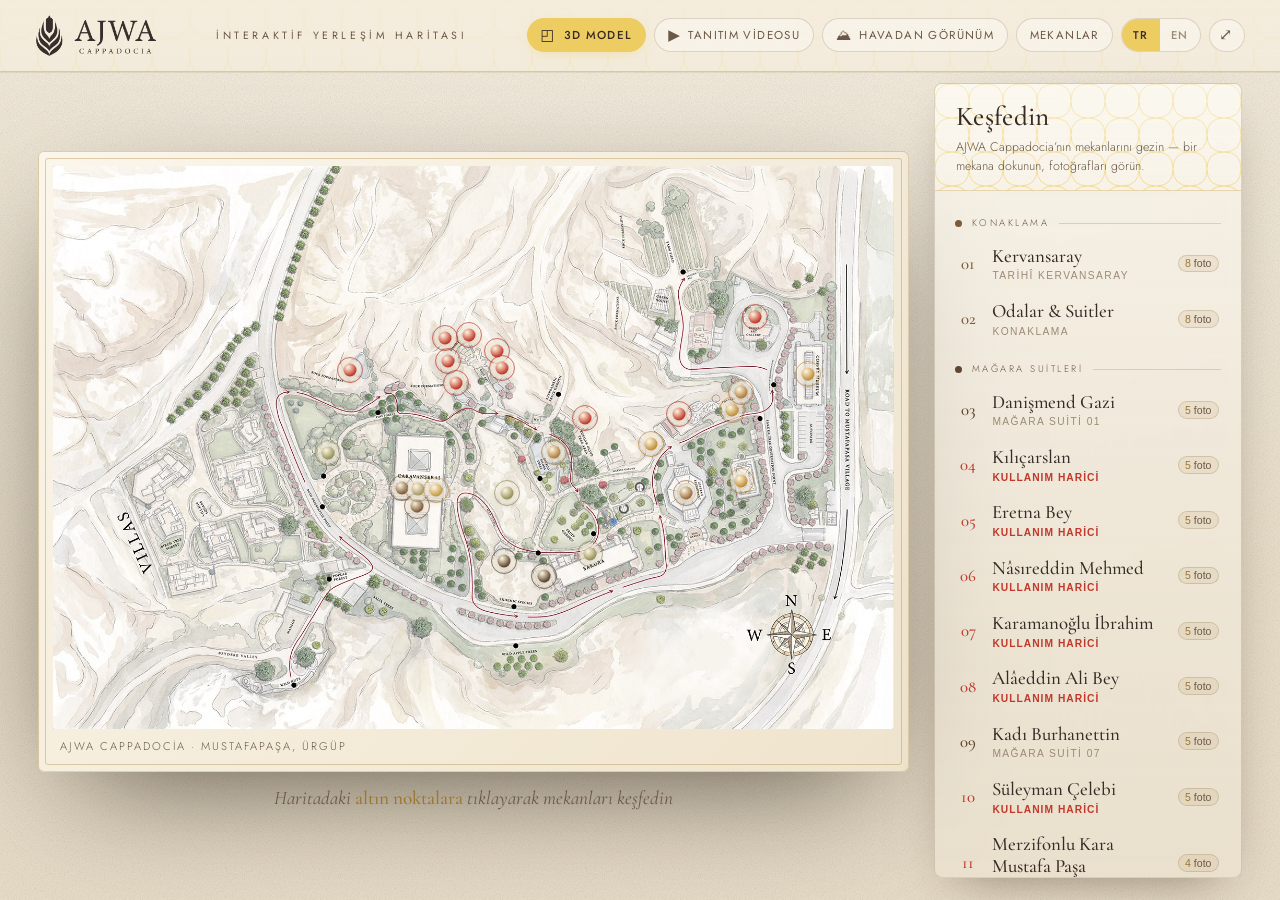
<file: index.html>
<!DOCTYPE html>
<html lang="tr">
<head>
<meta charset="UTF-8" />
<meta name="viewport" content="width=device-width, initial-scale=1.0" />
<title>AJWA Cappadocia · İnteraktif Yerleşim Haritası</title>
<meta name="description" content="AJWA Cappadocia interaktif yerleşim haritası — mekanlara tıklayın, fotoğrafları keşfedin." />
<link rel="preconnect" href="https://lh3.googleusercontent.com" />
<link rel="stylesheet" href="assets/fonts/fonts.css" />
<link rel="stylesheet" href="assets/css/style.css" />
<link rel="preload" as="image" href="assets/map/harita.jpg" />
</head>
<body data-boundary="off" data-base="illustration">

  <!-- ░░ Açılış perdesi ░░ -->
  <div id="loader" class="loader">
    <div class="loader__inner">
      <img class="loader__logo" src="assets/img/ajwa-logo.png" alt="AJWA Cappadocia" />
      <div class="loader__bar"><span></span></div>
      <div class="loader__hint" data-i18n="loader.hint">Yerleşim haritası hazırlanıyor</div>
    </div>
  </div>

  <!-- ░░ Üst bar ░░ -->
  <header class="topbar">
    <div class="brand">
      <img class="brand__logo" src="assets/img/ajwa-logo.png" alt="AJWA Cappadocia" />
    </div>
    <div class="topbar__title">
      <span class="eyebrow" data-i18n="top.eyebrow">İnteraktif Yerleşim Haritası</span>
    </div>
    <nav class="controls" aria-label="Harita kontrolleri">
      <button class="ctrl ctrl--accent" id="btn3d" type="button" title="3D">
        <span class="ctrl__cube">◰</span> <span data-i18n="ctrl.3d">3D Model</span>
      </button>
      <button class="ctrl" id="btnVideo" type="button" title="Tanıtım Videosu">
        <span class="ctrl__cube">▶</span> <span data-i18n="ctrl.video">Tanıtım Videosu</span>
      </button>
      <button class="ctrl" id="btnAerial" type="button" aria-pressed="false" title="Drone">
        <span class="ctrl__cube">⛰</span> <span data-i18n="ctrl.aerial">Havadan Görünüm</span>
      </button>
      <!-- Parsel sınırı şimdilik kaldırıldı
      <button class="ctrl" id="btnBoundary" type="button" aria-pressed="true" title="Parsel">
        <span class="ctrl__dot"></span> <span data-i18n="ctrl.boundary">Parsel Sınırı</span>
      </button>
      -->
      <button class="ctrl" id="btnPanel" type="button" aria-controls="panel" aria-expanded="true" title="Mekanlar"><span data-i18n="ctrl.panel">Mekanlar</span></button>
      <div class="lang" role="group" aria-label="Dil / Language">
        <button class="lang__opt is-active" type="button" data-lang="tr" aria-pressed="true">TR</button>
        <button class="lang__opt" type="button" data-lang="en" aria-pressed="false">EN</button>
      </div>
      <button class="ctrl ctrl--icon" id="btnFull" type="button" title="Tam ekran / Fullscreen" aria-label="Tam ekran">⤢</button>
    </nav>
  </header>

  <!-- ░░ Sahne ░░ -->
  <main class="stage">
    <section class="mapwrap" id="mapwrap">
      <figure class="mapframe" id="mapframe">
        <div class="mapframe__inner">
          <div class="mapframe__layers">
            <img class="layer layer--base" id="mapBase" src="assets/map/harita.jpg" alt="AJWA Cappadocia yerleşim planı" draggable="false" fetchpriority="high" decoding="async" />
            <img class="layer layer--drone" id="mapDrone" src="assets/img/drone.jpg" alt="AJWA Cappadocia havadan görünüm" aria-hidden="true" draggable="false" loading="lazy" decoding="async" />
            <img class="layer layer--veil" id="mapVeil" src="assets/map/veil.png" alt="" aria-hidden="true" draggable="false" />
            <img class="layer layer--outline" id="mapOutline" src="assets/map/outline.png" alt="" aria-hidden="true" draggable="false" />
          </div>
          <div class="markers" id="markers"></div>
          <div class="edit-crosshair" id="crosshair" hidden><span></span><span></span><b id="crossLabel">0, 0</b></div>
        </div>
        <figcaption class="mapframe__cap">
          <span>AJWA Cappadocia · Mustafapaşa, Ürgüp</span>
          <!-- Parsel sınırı şimdilik kaldırıldı
          <span class="mapframe__legend">
            <i class="lg lg--in"></i> <span data-i18n="legend.in">Parsel içi</span>
            <i class="lg lg--out"></i> <span data-i18n="legend.out">Parsel dışı</span>
          </span>
          -->
        </figcaption>
      </figure>

      <p class="hint" id="hint" data-i18n-html="hint.html">Haritadaki <b>altın noktalara</b> tıklayarak mekanları keşfedin</p>
    </section>

    <!-- ░░ Mekan paneli ░░ -->
    <aside class="panel" id="panel">
      <div class="panel__head">
        <h2 data-i18n="panel.title">Keşfedin</h2>
        <p data-i18n="panel.desc">AJWA Cappadocia’nın mekanlarını gezin — bir mekana dokunun, fotoğrafları görün.</p>
      </div>
      <div class="panel__list" id="panelList"></div>
    </aside>
  </main>

  <!-- ░░ Galeri ░░ -->
  <div class="lightbox" id="lightbox" hidden>
    <div class="lightbox__backdrop" data-close></div>
    <div class="lightbox__shell" role="dialog" aria-modal="true" aria-labelledby="lbTitle">
      <header class="lightbox__bar">
        <div class="lightbox__titles">
          <span class="eyebrow" id="lbCat"></span>
          <h3 id="lbTitle"></h3>
          <span id="lbSub" class="lightbox__sub"></span>
        </div>
        <div class="lightbox__meta">
          <span id="lbCount" class="lightbox__count"></span>
          <button class="lightbox__close" id="lbClose" type="button" data-close aria-label="Kapat">✕</button>
        </div>
      </header>
      <div class="lightbox__main">
        <button class="nav nav--prev" id="lbPrev" type="button" aria-label="Önceki">‹</button>
        <div class="lightbox__frame">
          <img id="lbImg" alt="" />
          <div class="lightbox__spin" id="lbSpin"></div>
        </div>
        <button class="nav nav--next" id="lbNext" type="button" aria-label="Sonraki">›</button>
      </div>
      <div class="lightbox__thumbs" id="lbThumbs"></div>
    </div>
  </div>

  <!-- ░░ 3D Model ░░ -->
  <div class="model3d" id="model3d" hidden>
    <div class="model3d__backdrop" data-m3d-close></div>
    <div class="model3d__shell" role="dialog" aria-modal="true" aria-label="3D Tesis Modeli">
      <header class="model3d__bar">
        <div class="model3d__titles">
          <span class="eyebrow" data-i18n="m3d.eyebrow">Üç Boyutlu Model</span>
          <h3 data-i18n="m3d.title">AJWA Cappadocia · 3D Tesis Modeli</h3>
        </div>
        <div class="model3d__meta">
          <a class="model3d__ext" href="https://gulab.tr/" target="_blank" rel="noopener" data-i18n="m3d.full" title="gulab.tr">⤢ Tam ekran</a>
          <button class="lightbox__close" id="m3dClose" type="button" data-m3d-close aria-label="Kapat">✕</button>
        </div>
      </header>
      <div class="model3d__stage">
        <div class="model3d__loading" id="m3dLoading">
          <div class="lightbox__spin"></div>
          <p><span data-i18n="m3d.loadingTitle">3D model yükleniyor…</span><br><span class="m3d-desc" data-i18n-html="m3d.loadingDesc">Yüksek çözünürlüklü bir model olduğundan, internet hızınıza göre yüklenmesi <b>biraz zaman alabilir</b>. Lütfen bekleyiniz.</span></p>
          <button class="model3d__show" id="m3dShow" type="button" data-i18n="m3d.show" hidden>Yine de göster →</button>
        </div>
        <iframe id="m3dFrame" title="AJWA Cappadocia 3D Model"
                allow="fullscreen; xr-spatial-tracking; accelerometer; gyroscope; magnetometer"></iframe>
      </div>
    </div>
  </div>

  <!-- ░░ Tanıtım Videosu ░░ -->
  <div class="videobox" id="video" hidden>
    <div class="videobox__backdrop" data-video-close></div>
    <div class="videobox__shell" role="dialog" aria-modal="true" aria-label="Tanıtım Videosu">
      <header class="videobox__bar">
        <div class="videobox__titles">
          <span class="eyebrow" data-i18n="video.eyebrow">Tanıtım Filmi</span>
          <h3 data-i18n="video.title">AJWA Cappadocia · Tanıtım Videosu</h3>
        </div>
        <button class="lightbox__close" id="videoClose" type="button" data-video-close aria-label="Kapat">✕</button>
      </header>
      <div class="videobox__stage">
        <iframe id="videoFrame" title="AJWA Cappadocia Tanıtım Videosu"
                allow="accelerometer; autoplay; clipboard-write; encrypted-media; gyroscope; picture-in-picture; web-share"
                referrerpolicy="strict-origin-when-cross-origin" allowfullscreen></iframe>
      </div>
    </div>
  </div>

  <!-- ░░ Düzenleme paneli ░░ -->
  <div class="editbar" id="editbar" hidden>
    <div class="editbar__head">
      <strong>Konum Düzenleme</strong>
      <button id="editClose" class="editbar__x" type="button" aria-label="Kapat">✕</button>
    </div>
    <p>Noktaları <b>sürükleyerek</b> doğru binalara taşıyın. Bittiğinde JSON’u kopyalayıp bana gönderin; kalıcı yaparım.</p>
    <textarea id="editJson" readonly spellcheck="false"></textarea>
    <div class="editbar__row">
      <button id="editCopy" class="btn-gold" type="button">Koordinatları Kopyala</button>
      <button id="editReset" class="btn-ghost" type="button">Sıfırla</button>
    </div>
  </div>

  <div class="toast" id="toast" hidden></div>

  <script src="data/locations.js"></script>
  <script src="assets/js/app.js"></script>
</body>
</html>
</file>
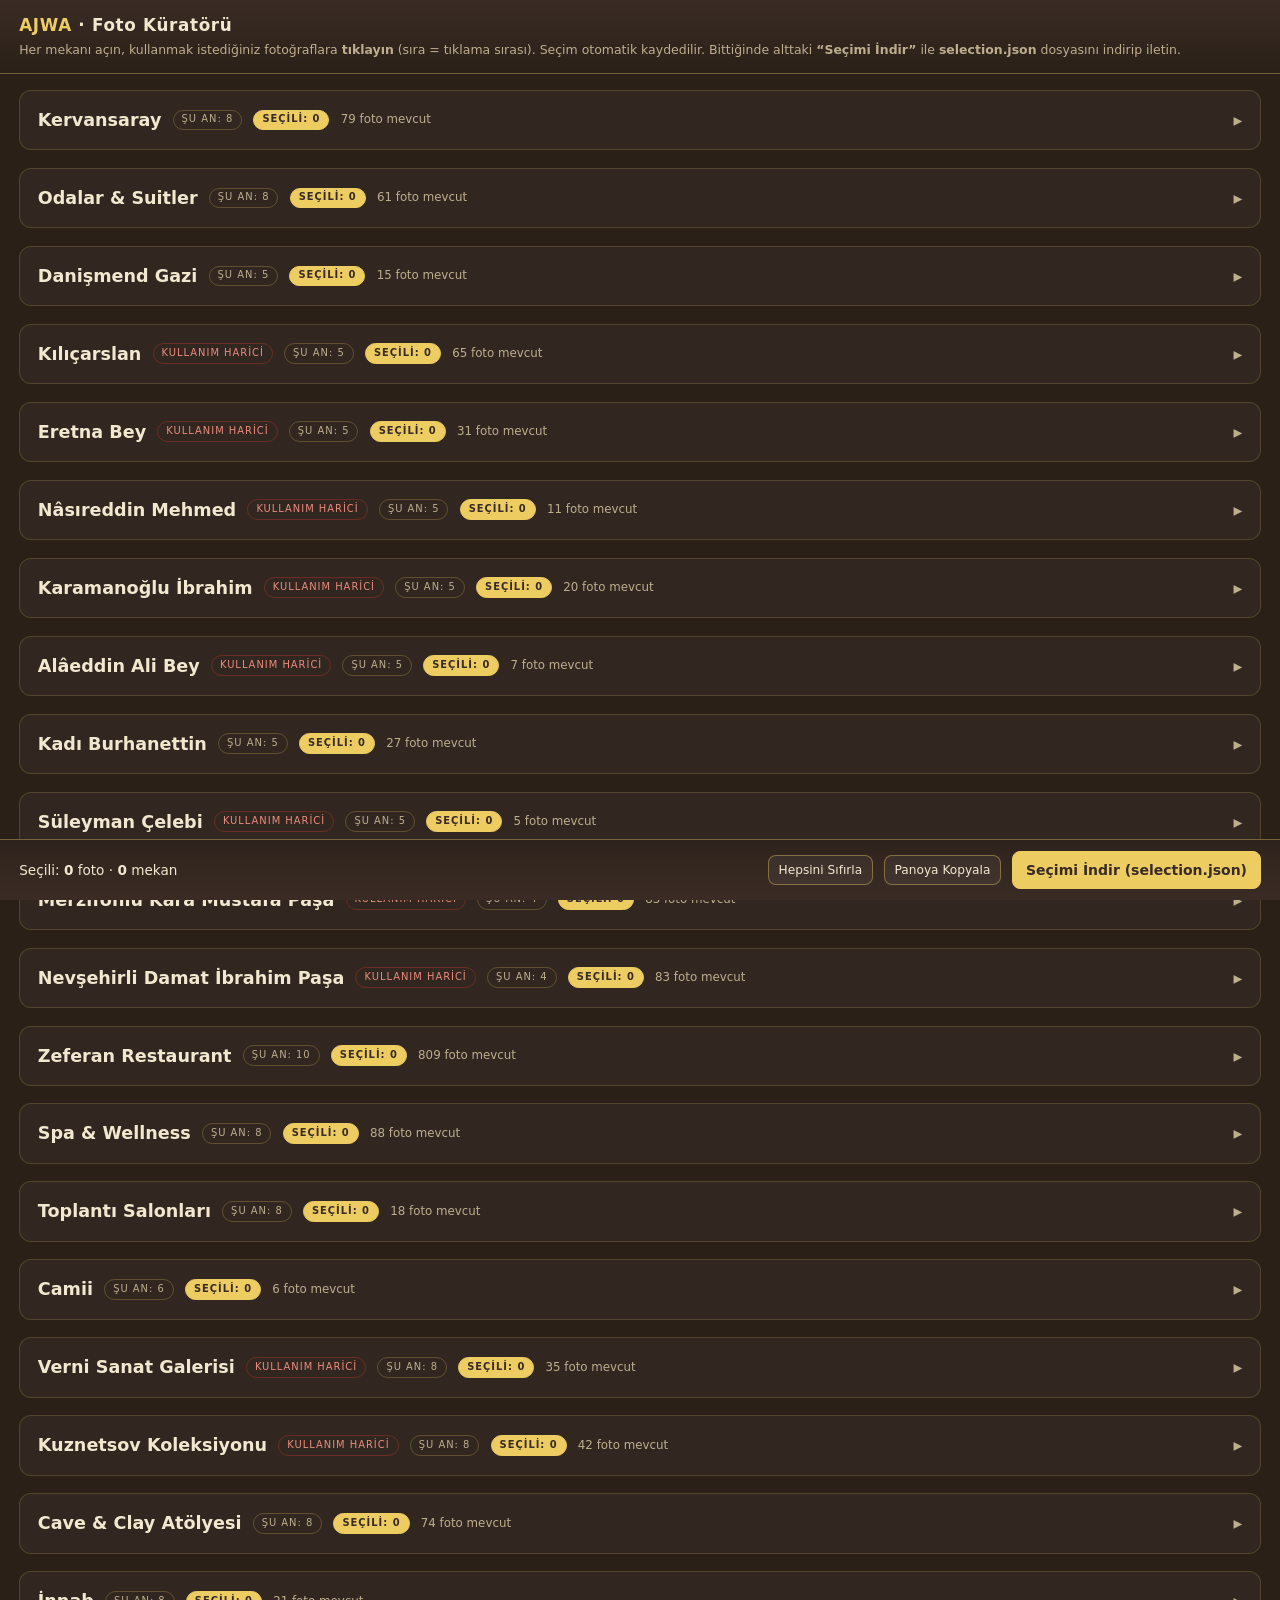
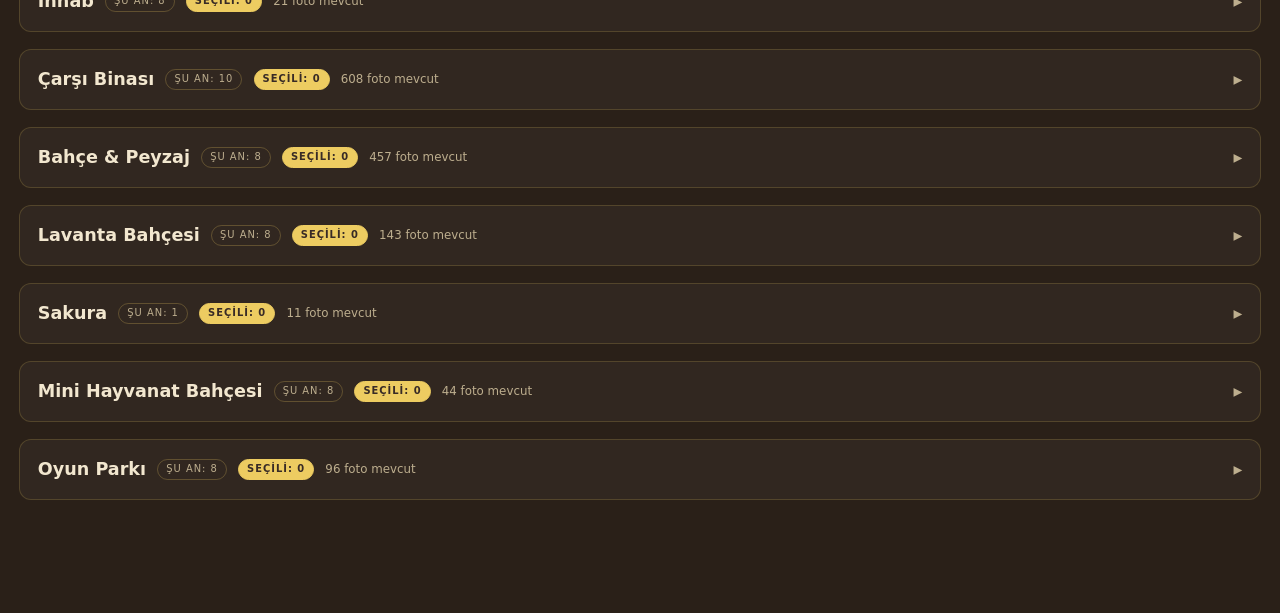
<file: picker/index.html>
<!DOCTYPE html><html lang="tr"><head><meta charset="utf-8">
<meta name="viewport" content="width=device-width,initial-scale=1">
<title>AJWA · Foto Küratörü</title>
<style>
:root{--brown:#382b26;--gold:#edcc61;--ink:#f2e7cf}
*{box-sizing:border-box}
body{margin:0;font:14px/1.5 'Segoe UI',system-ui,sans-serif;background:#2a2018;color:var(--ink)}
header{position:sticky;top:0;z-index:5;background:linear-gradient(180deg,#3a2c25,#2a2018);
  border-bottom:1px solid rgba(237,204,97,.3);padding:.8rem 1.2rem}
header h1{font-size:1.05rem;margin:0 0 .2rem;letter-spacing:.04em;font-weight:600}
header h1 b{color:var(--gold)}
header .hint{font-size:.78rem;color:#bdae8e}
.wrap{max-width:1280px;margin:0 auto;padding:1rem 1.2rem 6rem}
.venue{background:rgba(255,255,255,.035);border:1px solid rgba(237,204,97,.18);border-radius:12px;
  padding:1rem 1.1rem;margin:0 0 1.1rem}
.venue.collapsed .grid,.venue.collapsed .vbtns{display:none}
.vhead{display:flex;align-items:center;gap:.7rem;flex-wrap:wrap;cursor:pointer}
.vhead .nm{font-size:1.1rem;font-weight:600}
.vhead .meta{font-size:.74rem;color:#bdae8e}
.tag{font-size:.62rem;letter-spacing:.1em;text-transform:uppercase;padding:.12rem .5rem;border-radius:99px;border:1px solid}
.tag.out{color:#e98b7d;border-color:#c0392b66}
.tag.cur{color:#bdae8e;border-color:rgba(237,204,97,.25)}
.tag.sel{background:var(--gold);color:var(--brown);border-color:var(--gold);font-weight:700}
.caret{margin-left:auto;color:#bdae8e;font-size:1.1rem}
.vbtns{display:flex;gap:.5rem;margin:.8rem 0 .2rem;flex-wrap:wrap;align-items:center}
button{font:inherit;cursor:pointer;border-radius:8px;border:1px solid rgba(237,204,97,.4);
  background:rgba(255,255,255,.05);color:var(--ink);padding:.45rem .8rem;transition:.2s}
button:hover{border-color:var(--gold)}
button.mini{font-size:.76rem;padding:.3rem .6rem}
.grid{display:grid;grid-template-columns:repeat(auto-fill,minmax(120px,1fr));gap:.55rem;margin-top:.7rem}
.th{position:relative;aspect-ratio:4/3;border-radius:7px;overflow:hidden;cursor:pointer;
  background:#1c150f;border:2px solid transparent;transition:.15s}
.th img{width:100%;height:100%;object-fit:cover;display:block}
.th.broken{display:none}
.th.sel{border-color:var(--gold);box-shadow:0 0 0 2px rgba(237,204,97,.35)}
.th .ord{position:absolute;top:4px;left:4px;min-width:22px;height:22px;padding:0 5px;border-radius:11px;
  background:var(--gold);color:var(--brown);font-size:.72rem;font-weight:800;display:none;
  align-items:center;justify-content:center}
.th.sel .ord{display:flex}
.th .chk{position:absolute;inset:0;background:rgba(56,43,38,.30);opacity:0;transition:.15s}
.th.sel .chk{opacity:1}
footer{position:fixed;left:0;right:0;bottom:0;z-index:6;background:linear-gradient(0deg,#3a2c25,#2e231c);
  border-top:1px solid rgba(237,204,97,.35);padding:.7rem 1.2rem;display:flex;gap:.7rem;align-items:center;flex-wrap:wrap}
footer .sum{font-size:.85rem}.footer b{color:var(--gold)}
button.go{background:var(--gold);color:var(--brown);border-color:var(--gold);font-weight:700}
#toast{position:fixed;left:50%;bottom:4.6rem;transform:translateX(-50%) translateY(10px);
  background:var(--gold);color:var(--brown);font-weight:700;padding:.55rem 1.1rem;border-radius:99px;
  opacity:0;transition:.3s;z-index:9;box-shadow:0 8px 30px rgba(0,0,0,.4)}
#toast.show{opacity:1;transform:translateX(-50%)}
</style></head><body>
<header>
  <h1><b>AJWA</b> · Foto Küratörü</h1>
  <div class="hint">Her mekanı açın, kullanmak istediğiniz fotoğraflara <b>tıklayın</b> (sıra = tıklama sırası). Seçim otomatik kaydedilir.
  Bittiğinde alttaki <b>“Seçimi İndir”</b> ile <b>selection.json</b> dosyasını indirip iletin.</div>
</header>
<div class="wrap" id="wrap"></div>
<footer>
  <span class="sum" id="sum"></span>
  <span style="margin-left:auto"></span>
  <button class="mini" id="reset">Hepsini Sıfırla</button>
  <button class="mini" id="copy">Panoya Kopyala</button>
  <button class="go" id="dl">Seçimi İndir (selection.json)</button>
</footer>
<div id="toast"></div>
<script>
const DATA = {"venues": [{"slug": "kervansaray", "name": "Kervansaray", "outside": false, "current": 8, "ids": ["1RaVsorxxm8nUNDfdb4izdkuXQWm8ppJ8", "1e-VZn-gGRyVctglU0m7F4ZQbm-Z7ZN9C", "1cOxNtJ_flIhjWEgAANIU-Mi_lJwPypCd", "10XpuknCCc-03TMyvoXTJWgTY9xbxDj1K", "1nPA4IOzYfXsvNmelBts6wBsAY8Ob3qJP", "1mFaD7-dKyrzM2FnAgDUTXkUAoENyrshl", "1Q6tBxHtab6gu8jKyZR4aPvGaS9QZ_Kax", "143-rtRmDwW22NNGuT-uIMYGVWbZwzGGt", "1pKu7_3BwHlymWMGU7sdFvgZ3VpgsEdeb", "1UzBpojKPR26-i9EXGmra3js4ZHyFr5wn", "1EgZSsiZfFxDRMzxQpUsrW7A8bYYx1-5M", "17dnFhXyAsP5QR6zVVKzAtQXFYndqVWQv", "1q2pzqDKikqMmXy0IFtabCPJ-j28vOHn0", "1X_2-733fSLHkRomnDXhaqKZDVM1yU6Pn", "1cSjmOzD1UdWmEJwBe1FlcpumsQG9HWer", "1FHaAr-hpXoMN8B7cU2cLDeRSNx6Sd0Py", "1z7_0PPjocODFjLUV-uYX1end2QY5fnRl", "1Ae6q1KbOKUZ3lcTuUdlBuuzz2LIVY9mJ", "1XlXGpyA6EW2W2YJMA28kcKWCJTXhl7VN", "1XWOg9csCygWJJyOyuBEkuo1BL8ITJFhY", "1fleKzz3j20Yhp54sN1hx8HfRZfjigFp7", "1fGeC92viiJI2VnzeV_Rfxosi37V9v7Od", "1XICMnOq62yYoLiYnWKcKK7k3YNzsWVNi", "1jLdwtwwCkW_weJ_E_HYvmystduLnekAk", "11m0UmC7r6ZPEipbZPxJdEHXsSDVpaldN", "12JgzqxHJttKrYhfGD8x6QtWjdmBHXiKH", "13WPQsoH0fHt2es3Vo-NsRr3onrAispHS", "132Go8Dr4BxaeF7An2CqNp1KD6EJmoFac", "1alALYFBr4wKjDoKsOt_PHknBiGWHXOdR", "1jsbx-0J4SVuITv02zQKhLC7CNO3rs-jw", "14lSOGq7bDbae1NR5WCbBBzreuRN--_rl", "1ho-Q9Yvxqvj0trYbM3ZU_7OWpDxGm40p", "1gymRXuCr7gIrxOah8NcsIHkg-yLpidab", "1bQvRugM-imRHaJWa5P_0CezZQOlT_20T", "1esnnAIejDFhtw6GS6GkzyaGZBMcCk3KP", "1yILznv95qLmGqnTrO_d55sx0REmTBvBu", "1OjJ2lmsvVQaMwbnLtD9eWYmPrchcm4tU", "17zvQBtIJPCTXtGkjAUUgpLax1gO6ReKr", "1G0j4S-LIO49f5riDbo7gG_a39G-XdXf7", "1WMXRpIQI8M-EY5MLoWMVx0Kd8ES35mWT", "1Fo8PKFtsxvg9T_lVV63rXwGw-XX6ZwV5", "1ZfvNosSFPTbacTNVnWR8QxlxOp9au5gF", "1m0NBi17_XZKYUzDuErfVDe2vfhEhzya-", "1DMTySeTuhy4Dw2bAyya5AIbY1YzYGQnz", "1QZ1fKmEifQvyD6h5IOoVQcXG0Q0nqlKm", "1kuWfzf69N2bzoLsFaddk_Po4U89tYDg9", "1vwlUF7vAS8ZD6TG4B2H20PLwKKlEBQKe", "1vh1Xj2ITQCFitxBkZLl3drsCek0SRRQ2", "1-EhRzOMET1sDReW_2cqk9Hv6RKfRKhBx", "1TUtpM__uOzYgA2OzOmkOnkk6ydbDGj6V", "1mwXS1wNTr6ZH8RMVc2z1U3dEmPRKR5N-", "1IwySHx3YESZkY6oeLDEd2aM_R4eNt6Z5", "1EorpEv4i12hp7xjHeGZp4hLblickByVx", "1ThkLFJ9HV9TkJ0FIksyzGiXXvEYxSLKN", "13n841dmcbLZhmkQTmvf5Vymk3XRZOmi7", "1epdz-FD3IVN0sepTwWmqNihhB3VEPVCe", "1-95-jhjXZlGT09RFC21l4AF0QYYwaUcW", "1rHyLbhbdzT2BzL-wd0kee5K1-eGwoUZu", "1CC7wNux2f3lztUqa7Zd0CYh1vPtFjvJ1", "1mIrymLvVSr4XUfHLwl60pc795v-RCJ6x", "1fWormO2Av5Gslv0zGRPR64PEs8Hfsrrx", "1XlBvVXFUx-w6DDmKeuao5aqbIh7O2U-X", "1j3maKWRP16fhQDW1O4iWJpkY1_vIec1J", "1Laa6x1qKMKKRicHjvQ_9joEbZ5xPMwfz", "1v6YXFmK-b4h0iqKnrYIUZrLdiL04rnDE", "1-avhfKFPCufSrGp_y6j2oPQv6ogcp2oP", "1iF5i5ciyfxFkFA3aoUF-UFjWeddXnErQ", "1uC52mm-IeMx3osHOY3b5Zr2qDjCQeZEE", "12nANN7rjQgSuNUv6X8tLXUz4WMcb31EX", "1vU4hvG8eUcvScv_20AW42rIKlf2IGWWU", "1qAWSgr8dDS4XExS6BIkkZr8mwYq0nV-0", "1SmXlF2lUyWDgRJCK9NZ87QK0Mr6zJg0l", "1PWKKKClnD_-x4Dw7BHY_v7yEbuGJnvmV", "14AFyjpyhjldGjInoVE_sUpHDMxRNemtR", "1W6kodPjPA8NmZFySHpBlVdmwnTxmgTUd", "1FqL8Wm8aJL2K502RCP_L7cKASomQeFaK", "1GJD-AZ-Fael_DUulHoTBnTAxnx3lFnOc", "1naYUpiFAjfqqlA6bwkpVDpoD6up7rMRF", "16EgBZLf1oemV_SLZfY5C4lnJ08bv1jl6"]}, {"slug": "odalar", "name": "Odalar & Suitler", "outside": false, "current": 8, "ids": ["1Tj4vqjeEjJwZXOu3H06ypF24S3a9zfau", "1ZHcEgzzS7VgF51gLPah9DnycSwaoUHNZ", "1zKn8QG67GHqRti1HjS02YGyVzydsjUXM", "1zwpDbLAFkE6m_7KpKe6ECQcgaGKnvt3W", "1Hccj8YABpfb-3IAOELF0N1OerF8OPEWi", "1hcBxCuuziudG6BFwGSBJuic2DO2ygnFV", "1X6IWeQQFq9T24icJHSnST23FCjOFDU1W", "1J-q4VvsQb5jhenGP_6sCO-VbZIdmIgIJ", "1vJrGb7JPmv_qRwOfKCOmfjCSwbxluxbH", "1ET9tGgd3e67h6KJCwWxlULGlGOEMWTyN", "1W2gBN5vzi-eqjVoi4zlu-NMFLimQYkmb", "1-Ro0-gmR4c8gswjsPFTZtef6-wEsFjsC", "1cRWayWYwX6cFie_bG5kGHkNmzERqRBcK", "19lsY9beqhrgYo35XULJGAWtkGHR_ToYi", "1_D61_ophCs_D5rhDVj_OQjQYkamMnOPg", "1ZdlPnNeSWVyePBalvPkrCNPPfV8SCsGG", "1p-H8wSZMt4NpAeD3xsn3IN5tSLVeDfLu", "17PUf7UzI9ZInXX233uNTQbY0ucj1PbAh", "1uHUoepKerPTFdHgBROmSNFhS5vPayBYO", "1yLqiUPZKINoLY9Ln3u6IPj4bCrOWBRNZ", "168aKN1oaqyfBN_TI09MZlJZ_GiEBQUkc", "1QBq-fR4e14L7CRkhrQfNRUmqR7n_YTS0", "1amkOIuILKIOfnX_0QP3JugKf7hORoYYH", "10evSik7-6dsmc_M53bBcdB8gfoYcGO9C", "12dyPt5OjPmHOjimafd9pZDf4-aIjyD3w", "1NQLA8WOCLHwhoUBZ19TdOojMA_ojy1OR", "1TobbsFUNGRZwVkz1lCw82u6f2_jVSJ2P", "14Y973a9ahGWESkyNBr7mR0nCc1tDgakt", "1l7FZD-ieBlv5QJ_f9PDWDxg-d2F7NEFE", "1uxl6gLEOdrvJ3BTxMtXXn3ptNuJedOkD", "1PBFOPVDNDwBIfglXPX3Qtv8T2K8vzBx0", "1IdRySISHL5uREUV3mpgUv1aOHulIwl5Z", "1rBIorNLM6XRdRmpZmy7D2dAArOj_AXL8", "1OOf4tAQw12ZrW8DzUZ77Ff7MdufDNf15", "1URvaH1pupSFIHRjnw9F_IqG6mzGMm4KX", "1WKcwLoC83IgEwMZr8mqUk5GCIxK3N13O", "1qrohcP0p7r1dg0GzxxM3BTXs_33-TlL1", "1gYnMEo9XCBGlyT2uKJSfKXUA9OdMPujK", "1bSs2vXHJQObxZuhFqO7IK-D05x2ccWuW", "1xYPweEDcG5C1LeM8drCJwzVxUSdwm1t3", "1VrR6gPFPeqjSFLqFyW11RuDCNBTDBXWe", "1QvVHFRxHLFNNcAo14jqMZJfgLacqiD9v", "1yjhMMsu08Gr7wbZ7KI2ursvl7l8G6f32", "1AigJ-0zfxKsFCbRs9_vswjeHexFUjYCx", "1e6Oh1No7w3Z5eoZx-aE5BZHEDmrmarBM", "1AaH-Cb3gePhCloPC5BBtpBbzzg632i-c", "1RaZJWajXbdnUO-WB_SdrqKLgORvK_zVh", "1ZJJO8Jf4TJ8BP2UEC3QoOwxE88HQ41Gm", "1e1v5_1o2vf-rcTNY4-Aobu-PrDzhgKW7", "1Jej2L6nEoSmHjs-GgL31V-ZVd900MPhQ", "1f9KGLDjdUtnHVKitXal5cP74XQK-nx1n", "1g7_sUW7p88Y_s9p-KiEp4fecqg5_eupe", "1KZlS2TvM5at8Q61gmNzP6EfwppOn4S8x", "176Q0nLIrKAAOuhWw1HV32ZcUbLcdFqLR", "14QXxEbES4gWphnxa_BYEi2MU7OXQa_ze", "1WNTBnHwVLCpQyOOG10uBjO46xH0BEHu-", "14vpPCVKKw4tGK2tQwPBXQVran8N16-b3", "12nRs7u_4UqfXy5ON-4JSrnIoBVahfOPp", "1_9fPsp2T0KyY7fIMjM8tzmYIpz78RyZE", "1z1KhgEQ3OAyOBEd47Wos0ZaQQtOM57dA", "1sgFhyAsnYsFou8ahrL5ouaTGZPy_aEc-"]}, {"slug": "magara-01-danismend-gazi", "name": "Danişmend Gazi", "outside": false, "current": 5, "ids": ["1dRa8MyF_bwxS7Yf73Gevw-b_9cSFBln9", "1mKpjnO76y2tpj_wTg-JTmwHFz_606XFy", "178Kuj7gkKWl9RIdLe0DjwGEokJU4jhKH", "163GFK7rBF36STyIDkGcTGkJODObbaoSM", "1SoU30u3HltXYM-E2hTqk9OtwJTkm7YA-", "1m1mUY5p6DzygRR62ldPlEb08anXTk_PV", "1_Qwax7Rgemh7UuL_fmFCua5EabuTjPZI", "14wlI3W7C7dYkMo2B_izw8-E724CR7KFC", "1W6DO4sdRkroFAQN7XBuZ92N1KdB6XPsZ", "1wHYWh6qtW8n8MZMAO1rjkhn2fIo_1OlN", "1Tgrt9aB-vtFoV1ProEq_zGcwprFT4K_E", "17avxU6ezbVaTspBBjkUVeReTURyVYeuy", "1aUc7eZpsIEl4qkOKjdEFkuATMy4amPyF", "1KtyDJcPqqZIAbXNJBW7xXX_lQ0NQgyFM", "138PBN9VmubSazHSZE5g5RPv7Q-Belso_"]}, {"slug": "magara-02-kilicarslan", "name": "Kılıçarslan", "outside": true, "current": 5, "ids": ["11PeVO0Haf7BUNMTzEFAcmCXVBQIYFsEX", "1iHmJKVY9_DfamN_efVfr1c-0fnhA9nJl", "1bf70JHhBfnUc864wk5THaYAR8lBGV3vW", "17zUpbIOM3660jQuifbih__lr5GGv9lJh", "1KWTnI7SiNIsDQ2wIYCAx0pGjW8jzEZOe", "14xr6AB9VEystbQLjyT5g-wQ4b7y7qQZX", "1XSJr9buGKYHvjxgX9WgpkT1tDW5CyV6w", "1yxhdXDWyDHs4_ZATYSjYIr3YqbiE_C_4", "1pwa-Sw7SG9pefRBif5P8dHmrMUmkFwkv", "1xgzKT4Ri1rGwFCw5EiqTJ1_wkh_eZ_j7", "1IzVj-gQmNMeMElQHripKXb0kuLxAjIoM", "1Uo_HZgM9li0WnSJs1AEkcqReijRhZua-", "1Rq_z96pvDqppighELYZklFjnZ5e-Ih2f", "1ycJgkF0-TuDnbzvZzl0Q2xylBSC4d1-M", "1DEPvpc-LaKxqQgB2Du0L2DwiB7BqAc-d", "1L8tY4r7ZPwvExuUQiMOcKhT7d9qSkRri", "1BXJfufQNPFUXOctd6TdqbAnpZ4b1lDt4", "1iZ5LwXswPGLsmLLCC7Cy-kVMRfYsv14N", "1ZVW-JrbJ52vwkgPygn8dVj-bJCqnDyrc", "1Xckg5CnEtUa9NmD_JRRFD8PTZDcgB5dk", "1JVsbNV6gDs91G-6nPs7I325rXI2WJVYG", "1oYFsHkHSw1nz1dnTSq1ZfW-rQ75Uz5lp", "1E9SuqvRl3hf8xMBIHEliiZDBe61wpe3K", "1ulLrX_w5zvIcFkLqdPYoa8Rvgg3gRvXH", "1BvFarX6PJhT83KhKWJW-qIea818tSbiI", "1_7TFRg0L2hDpQZnML-2MbCOvBebD9kDb", "1imi9nBpinJKPG0O2fd78o3vhjQbJAh_w", "19WL_KFO0Q6ybnWRJXMEjMj--Lh197rsI", "1opwW6mN9-TSuu_UGZDCXVIgcKnl0JGw5", "1G-1CgHpWOGAzVzlR4Hon9ywggSZDOH8D", "1LO2EgTZhiK8Qhq7m0dKuuQG8MbPmtU8c", "1Sl--M0ECeFUNhC4YOPzGR2iKp7fTSccB", "1uUZXdPElZ1wYV6yqstWLXRdA7HdGtH7N", "1zQsWhj7lFolxruGd-U_Yu1vg5rRjo5hk", "1e-p2YpXdRNpCFol_Pezce2wmFpWv1xtq", "14VpIXQoPUPLsGlSLu7d-r3OuZoaj7WOp", "1u0xZD6aeZZToLXoOvJ8ighT891xSAdph", "13igwACW4IxVo8VJq7Pc3DAu5VrmtN2XQ", "1dSTbWAMsBtyl7SnmEcQh_pJYh_FLcAZM", "1K_myhdjagXBpCvSDnSZzv7pHejBMV8i5", "17lvzIB-vhbe_1UbQEsz2HoJI57h_fwPj", "1hw3SKw965e7tWMQkbmeNHXc0-Vpgjp_T", "1KxEqGRQRpZ5lSaEMbpx5x3YQCAejL8mE", "1YsOlUV5pLUZPn1i8AyKqGAROZsTLOTy8", "1Dy5FAwE0C7yj_Bw0LWhfUKtR9YKUQfHN", "1-jyqlBO6cWLYFBapygsO0gV4DHE3ANE1", "12HinW2JiNXRAb7dPpSmiSV8qY8b3ROtt", "1OFyPNAsmVKIwRTSjxd_Nl2hdFx8gKnTp", "1dCSnKGshKdq3NBDAKZOeCdHkpT7C7oL4", "1Ix5qurk6IuIIfrsTexSVUp42DzolxLbB", "1bgJwEcYaXJ4IezIKkFU9AqSt8n1Y04qp", "1H5vhVZR1xRFzp6MMPkT_msdtSvRjSNj2", "1a8CgC2p5rHw4RzyrdnMR6q7mmjvhbDat", "1iy3XL7OasK6Aj-k47ZFV0T6KNbCDDAsw", "1Dl-71f2l_nynLK3ES3dyYCdSRLIHV45v", "14jOTE7hY27yOfZNW4J2uJOvsJubWTz7n", "1oFqPGvq6I5JOd1wPUVdoVCfNWzeezs3N", "1sBi00XQh5bdbyzGzDJD6eVYyxfCasFuc", "1LkYDbKUj0i238lsCOA7iCVIivMGCkU0f", "1C_gb8L4lNwPmx0vQhaAwRetEC_vvJQHP", "1Hh-l5MRtxMunagmLdL1GVov9DPYHtf0m", "14Lk88E_cQbrRLh3bemRElC1p9vggxUjV", "1pDhA4NlRztZHAOB0n7nlT4P_gOzWDx-6", "1YXkfuyMui5nsgp9CHjiszkSQdyJE_0Pr", "1TYk_B3Wlg6eydR0S5mu0JeX4LlOoF6_b"]}, {"slug": "magara-03-eretna-bey", "name": "Eretna Bey", "outside": true, "current": 5, "ids": ["13Gt3WBsJ2GAmph9HplV7dRUOUBiqokZf", "1TRLi5rcSpv1BLsq31baQLyjWx3lJhGGK", "1YXZDeG8VhtVV2-8da6yVGe6MjRRL4cqY", "13S4s4kFXrM2RyeuHijiAQePea-hRdhXm", "1Xu0XuBsgiW8CQQ1iv7uzWlzrvBiweJmC", "1KtXHQIot8AR_aG8Z3M7pjgAMJWSDjlCk", "1fZ5IQBbjZ9p4h0aWxH4qJg7nRjqJYGr4", "1Z9Gqu8w7fy1UYbawiIpCxCHjmHAWUGAk", "1qMzQqB9QltIsUK6fBBnu4d09yQu_V5kF", "1YLeAXZWUT5ab4bZTrCMMBLvCGMJXk92A", "1Nvk2qJPKLT5JlHkO0gUPHH6NbKMTKFkf", "13MEIaP70bIx-BCQ1WJZYthEi4gcsqyiX", "1J8I8-mVenNHFV7ohjMBUZtxqEqvyrTAJ", "1GrIrZAIoYr-870_G5TtmIs1ZqeQyiqbC", "1PmhQoIk57ftuj8iNXWEPoQUSfwrWVLby", "1BPOu_zebANfwK8fka5xBhbi8Ysusc6tS", "1i1g6KpIlXWLwrFUO-gKCICfGtiSA1j8k", "1wLgx5dx9JXEJA9OY_PAe9nEV0cCsLzhK", "14-UaIuJCZcmzMeuFV1peptrRM4oFyQvt", "1jgiFDDbyGJcA5VSPQkTwq0PaY07fP6WH", "15yTMZP209MD3s-QdEu9JeznGMFpHybAi", "14O4XIcv319tfZeNrRO8nf-7heN3QHZpL", "1vppHs4EFb4ucHFXrEkqDhxe1JYL7qk66", "1UfOPzU5b2Sa4xU7XH15TEVjt4b-B4Hdj", "1kBFSjOnchl_m5D6kMLU32bIisohLCIMr", "1GxyQ64b_lPcdur4_esxkQ1K-SiKikk6a", "1eWpoRKg4Tq36HR8i1rdZ-yQldUAo_Jqy", "1sVwbalqBIeGUs4FDIU0kmOhH-FhCQw6b", "1-EVcagLLWtqsHRXUFwriptvLxS-_vyOn", "1R9b8t8tL5BLCEhwizimnuf57tONqDYtE", "1ZIgiWvxN7bX87j535tCTsVDCAFbb-7kF"]}, {"slug": "magara-04-nasireddin-mehmed", "name": "Nâsıreddin Mehmed", "outside": true, "current": 5, "ids": ["1lskr-oJ_kEC3fN0J9p5yOSsSnl3PPDzq", "1GJsdScLOwU9TCxG2_Lz6pQPqMcM5nGAe", "1zvKvq8CROzk4aCRnNJfMoMQYpaH1-mgV", "1Ufw7kNZUozt_TTvbYy0tqcNEoX6mR1di", "177DxZon7I_FJqpWoTKydKIsEMDsoZnsP", "1xSX1nz5kQIVroASlEY3LEDj4uTQ7DyMr", "1ejgxXv-ymql4i_LZpyaZ0GkVoB3rOczO", "1WFz-xZ7d_xpuKwk_pxOfxi09QnKSVFnn", "1g-lwtCAFzkhq_-rRpMjTXab7_KyeR7nE", "1DDvC4-Yk_M3nS6PmmYMLVaTw1KruQa2q", "1SJ_oahE2V-qnRTPC4PA2HfpNKGVvGeRB"]}, {"slug": "magara-05-karamanoglu-ibrahim", "name": "Karamanoğlu İbrahim", "outside": true, "current": 5, "ids": ["1r0D1xopt2TTokuSseOlQNXWkD1mH2z9e", "1JCGj1smi5zxR__jewdtdKBtUMHtFfJyk", "1dGlhjxKDzXOODLL4Q50zwIV1aVbs2AG7", "1mKeCNi7OE15NUK7gDGs-CHAcjIyu5yhw", "1eazXEuOcZgSwEIg5Y-l5j3xPbi0GCixX", "1k0myEfizWsiUHPH1_ijyeIFTu8RCjLkY", "1vf-u9FCshKwfwNxOcqVoSYp1uroGFLfk", "1F9Q8FzGBBhV-68u8xtdqLxoWXhf8eWek", "1Z2zr5NjrrppObNIFV6EogaCToOmR0NIE", "1jB7sFT0yrlAyVIFYlQ0HDGJGMMR6q93R", "1BChJeysAWOgyQpEWWa3ZIjvFfgUwgEi_", "1eyWN7Q36NnCtjXoZvYCbWv1YmAONfDI6", "1r7tV2rsIzQQnRxxrTRsmUXX_b4jsrS3j", "1vah26OUiwG8zkbgOAUY0Yno3vUoeTefS", "1Hp6N6oSYlJQcvnH4TP82HZ34NNaLyKvu", "1k61V6hcs2ZyGkTWON5bm-JP6WyGnnOv5", "1-5NjeP7scJ4qi_V4DC-1wQfMkziXaZ_O", "1uWDMQe1Cl45ZtxAB6R2P9HCrFkE0Amku", "13wsCMvuGzUnkBEZCGrIFECkPE5pbL3oE", "1dLjo8IhPhe6KsOZgKKxTXQlbKNDVwZOF"]}, {"slug": "magara-06-alaeddin-ali-bey", "name": "Alâeddin Ali Bey", "outside": true, "current": 5, "ids": ["1Eg1-UC6NjiYXc3TjO55ByHmrYIx-BPn3", "1M6qen6qHrJH-7QMQNlYAVXGcOd3Aw-Ej", "1bzNxJQ4jftSJAJFYANq02c4S5Yin8ntI", "1EubtAZHvpw7hRG2it9_HkA1pzxfKr7-w", "1LC-mxRd0s5CZ-pZKOM_81KaNuehuKHBA", "1I08h9qIC2fiZxj13-4x0UtZOolrYLTVx", "19_8e6k3ngQMRkV_XjvQMhBDmXTg9lFf2"]}, {"slug": "magara-07-kadi-burhanettin", "name": "Kadı Burhanettin", "outside": false, "current": 5, "ids": ["1uN9zMtFjpmwvDcQrk0D9X_mEopMT-gnA", "1WA8LLzLratXg-_kV_5HpfmnMwe32HBX6", "1ErKCJckmOh1KshBnR5JmaBQjigJFkDbu", "16jOW-LQl699lh52rkuL94BQ26mrya430", "1CmWykzpwraBLOHmFqqbecZBK7Yy7J6gl", "1y16_1deQp2l6ImHSJNYINJPGxoFjAuw3", "1rFlYQ8iw1gdBjRuZ9oMEcLDgyW1YHj6U", "1FeMWKR5fxAND7nmXJFDasI_uTGE34pA1", "1eijqx98aTjwEDQ-KCmZWUZ2hRAzYO-Q0", "1bfjo-I5MoB7_wP44sECwCI4X7_jMON3b", "1iJr828hhgZRgPEWdhxnqlqRnGfb6z7R7", "1oND0aR8D6rVGS85s-6cImFOZEcT84BVN", "1kHUFwD-cKtaUZMl7t04N7zU-S6Od_TEn", "1E9txXGRBv-HuR4L6n40ufNB6E1On0GpR", "1Zk-g14Fm5sTeubikcffa8FEBZQRWk9Fu", "1ptKenDihYRX373bbSYHYWoJTjglPOXE4", "1QJcKQCfimLtlA_Ky4JaJwUnRJHaVv8oG", "1lo8hr1zBGGnYFT8UkM16MH-CceRtEDfs", "1srz5g-ohhDGHFlHoncYWhTDhKc2tQIUL", "1f3bj6kCFsegDGQffJzD5GeOo-k_6JUsO", "1ZU0e6sUNwrZFDsiOCERz9fPx0dwidRel", "1a21NsbmTfQ2VZHNiFf__IJB-jRf24Yn-", "1K3pVW8gSjQd-nSlhWqa6xXdHURRHgUt8", "1wU_Hbq9Ua7VYYXM3ROMK1m5sYtdwm8W2", "1TWDpHKIzCf_kQ2yqgKTuI6sYAuIxG0HQ", "14qvw03bdzX_N7NhZnibcCZg0PiZI1gXA", "1aBD4al_MBQDH0t5fUWM3NfV4HqrWV70k"]}, {"slug": "magara-08-suleyman-celebi", "name": "Süleyman Çelebi", "outside": true, "current": 5, "ids": ["1KwipdBqh5NaC_Br6wcDkCrZ2bC8fmgUg", "1m8UpnT870NtoPo32bUdnRF3HTJar7pri", "1a13uNIaWxjoS4H07IvvO1qNmdEWR0E2J", "17_Hxi24uTak5KSy7tMRSvm2o5EcfOygp", "1XtJtfh3RLZK4veNys-9lEDC7d2esPZF_"]}, {"slug": "magara-09-merzifonlu-kara-mustafa-pasa", "name": "Merzifonlu Kara Mustafa Paşa", "outside": true, "current": 4, "ids": ["13SfUeIdnkBO76bYrfmagvo5F1qlo1TQD", "176aDgOmIlYazMA7LM9rsNY7t35yZtpeM", "1iUI4mFhvoCAWD7T-qdOJ1EIEzjPrG9Hw", "1RaazuttPX2F7htXrg3q6UFiit3wXM4hm", "1p1XVwQ_MlqnKtX4VBK9-iOeBwwGSEeIi", "1oQr9UotGg5Js1sYSRPGMFgO0Njqv70on", "1caLwGDMHORIRczyI2Gt_DhuU46Mb22M9", "1VsZpnPXLnFdMhUrbus_KAlRSefhPIl8w", "1t1VfuSuXqc1_cM76IR7rADuwSJChL9sq", "1mD9TBdeXMefZrf0GNrFbDyxmqiCRfmai", "1d9Jqjjxdxu-SzkzB2TLZaJYJmDBR0yvr", "1Wnm6pDI3ZCkPh43o17rBPDB7yBfU27LW", "1OVHGs-c1FlKj-Te5rWyEo5xhKXsqd8AB", "1HpWYTEwCNYEaKqZHPh8MaxCDs9bVB8Ub", "15alXzJ3PO49ZR09ipUe7Au-aWoiFeH_w", "1iciOTDYr7xWVw2stAiDP-QHbrCZK38Jb", "1CCjWHS7TKklaxKw_d6kljMcZmZmMGC8v", "1-Nywhgjf_NXd-kcZUsaa53Okk2a4ZMkX", "1XkXSTjcT-kIqPFA9s5Y50xp41p8awDVF", "1iLQgAVnDSEXD02cWvFrbUIDBx7PJ8mrf", "1TehUVz7u5pYGpPMrj4V8mwyEjnKG3vDk", "1m55jULTSx7Lb5L6TrnX_5maQWtnWJyRq", "1PQ9iKbrx3AN2f9uBsJpubnyQEqMgbPE-", "1HkcTyKZhrRE3BDxXwAMoUwr6Z9u-crfR", "1qblLICUF2XR1O42P7omvhWFPXhAiA_Rb", "12AAg6VjzDD_HFpNsQP1iAvWTclXjO_Hv", "12DDtTQBqe7pgO_KT_sWDWF1PMF7QiREa", "1BL31s8xtFj1BEiqt-lh4vyASfDwNRFDy", "1NSBLsnm7R6OVgSAfbQNzWBH5RZOdxN-2", "1a4LkDxchwUhGTNAqOCLzkFlgqhBg9BAG", "1tOgcKB9VaUD4RqOVP2AtltGtOnqMSOke", "1JLQTBVrgqzQ42elO4IfMhaSE3Ug2RW8U", "1tJ_ZlGwc_I1RDtTDRRwMyQz4TID8h4ZH", "19qBVBC04BQ_2ksS7j7rc4ULsEvTt6TpE", "1rNlD3ZUF-AXM4zzV5Oqp73tn1I6IfMQY", "1y76781p0mhL3Xfg0NGTHmYEEZ3qWusgJ", "1U9wC4Ao37Hy-1yHZcURNYdtF_KT8J1-_", "1hFTEG3wfT6GvbcGfoC3_zd60BAApXsUh", "17UdiEmTo2SOKJhemi67X982_prWF63rs", "12JX36Ps0xQP1-ApMT1hEVwgEbU3XpJaH", "1I8Yzhda4GsIo35bYeDE3aH4SRz5hoEZJ", "1KC8YNJ25bG89XZpvGjUSRgiWLmjW2Prw", "1gkF6CTUB7AhAhjGMQ5GO6pj-V9reqpQk", "1UqRtmRCh77cT9VU9a4sfTZV7_yJIG9Rl", "1LzCQW3QiXYuOvYidZbu-W0mAOxMc3m4E", "1oPwf5IxuTqOuvtkQyfJw13vf2PIahXvY", "18FuQA2xELubL36q6a2niDAVQBmCHH9P5", "1nevFgGTOvHDEVBscJyPLX-4TYUC2H2a1", "10oEjSShH-rpCvVKBYHQ35D3TOKbKO01A", "1jIPBRq0Udoc-jDvpqW6mWoIZwd-NdM8R", "1DQHE4oVF-OLrfoKlNtUX8FaKeBvhxekj", "1FDe_d6B77A3zWRJebdbBS3gmzWSGDhCU", "1evsFyhMQCgs5At2FYrAGTehqUc3nmvAF", "1XvTizRORHZ3sHqQGPvISU1_b_0iD2eBI", "1bwbiXmCww2NAWWFnHNrnd5KHWl7PAzSp", "1VaLjQG_H9Ca-yLCaozRqipZO2gcN4LR_", "18Zwp1T7fhjfQfMPQ7Fzhj9eJ138lwZts", "1vY-MxlyQxd_PJ3gy2N9aUIavR2GJZY9X", "1vylM3dL44DLWOtmVEXBbIYcIaQUPuGBH", "1xRpdd-pbmNjOdmC-YJn-5GxK6v3pOmXc", "1kSn_B5Hxpx9RpNShNpLfI5Y_feCXdLsL", "1lqXmRphUmGr4vR-uIhWH_tRzlwXq-9Kq", "1j7Bd8QbnhO4WRCv3wo3mDZTPXwGt_X8S", "1X1KPQpiWfUaFCG3Ehmy1RQduN4Oo_kTv", "1oo2R4ZkLO-sLhkHcG-dLwAysrU5nz9u5", "1k1KbXGTRsLhRd8PH-k9zBS72qzLjreUE", "1rNL0Wc6JdWMB9HZFRp9Ml7sf9lF7lkmn", "1DLQx5C14YvrmGTwsem-JDlrNGMoycNos", "1hSrSwpRiwFw8ejtH2KCEHaIuLWRaIQvP", "15OnGE80uzWtAif6bNhKOZm0u8PLoqfTi", "1xV8oXTwS8z1zw9q_iAfevG0qaYBGjiGa", "16DIeA2Ua01t9ue4VKBMmWRofypEIpsVu", "1LRH-i04OiK_PY5az0zWMxFERJFOZfbAj", "1YtMPx1iGKkhoEfp4NY5r3KbEtzYb0YaB", "1h4nV78-uexwzkaq6qm2AMccKHfKvqDB8", "1sAzRwXTVATylHqQoH_410FKRsJykIVEv", "1pcaBn0dihclOAzk50ljx48-cfuf7ixyo", "1-kQDEylS4yOCFdFJb13ZiZ-eZM0CWzbZ", "1mBMcsunCKqTwtfagOAbnHHSJMEn2oP3e", "1_dt5NqT3o9fbam77ABjbvquL7CXk8pFk", "1mO8fX4nU5xCE4BpSxGiY9tp-x41EilaJ", "111Qu6OYZSsOvb8usH9369tCIodu8x3CZ", "1H89Ku12XQgixJt9eMzbKxYUoCMkGcpAK"]}, {"slug": "magara-10-nevsehirli-damat-ibrahim-pasa", "name": "Nevşehirli Damat İbrahim Paşa", "outside": true, "current": 4, "ids": ["13SfUeIdnkBO76bYrfmagvo5F1qlo1TQD", "176aDgOmIlYazMA7LM9rsNY7t35yZtpeM", "1iUI4mFhvoCAWD7T-qdOJ1EIEzjPrG9Hw", "1RaazuttPX2F7htXrg3q6UFiit3wXM4hm", "1p1XVwQ_MlqnKtX4VBK9-iOeBwwGSEeIi", "1oQr9UotGg5Js1sYSRPGMFgO0Njqv70on", "1caLwGDMHORIRczyI2Gt_DhuU46Mb22M9", "1VsZpnPXLnFdMhUrbus_KAlRSefhPIl8w", "1t1VfuSuXqc1_cM76IR7rADuwSJChL9sq", "1mD9TBdeXMefZrf0GNrFbDyxmqiCRfmai", "1d9Jqjjxdxu-SzkzB2TLZaJYJmDBR0yvr", "1Wnm6pDI3ZCkPh43o17rBPDB7yBfU27LW", "1OVHGs-c1FlKj-Te5rWyEo5xhKXsqd8AB", "1HpWYTEwCNYEaKqZHPh8MaxCDs9bVB8Ub", "15alXzJ3PO49ZR09ipUe7Au-aWoiFeH_w", "1iciOTDYr7xWVw2stAiDP-QHbrCZK38Jb", "1CCjWHS7TKklaxKw_d6kljMcZmZmMGC8v", "1-Nywhgjf_NXd-kcZUsaa53Okk2a4ZMkX", "1XkXSTjcT-kIqPFA9s5Y50xp41p8awDVF", "1iLQgAVnDSEXD02cWvFrbUIDBx7PJ8mrf", "1TehUVz7u5pYGpPMrj4V8mwyEjnKG3vDk", "1m55jULTSx7Lb5L6TrnX_5maQWtnWJyRq", "1PQ9iKbrx3AN2f9uBsJpubnyQEqMgbPE-", "1HkcTyKZhrRE3BDxXwAMoUwr6Z9u-crfR", "1qblLICUF2XR1O42P7omvhWFPXhAiA_Rb", "12AAg6VjzDD_HFpNsQP1iAvWTclXjO_Hv", "12DDtTQBqe7pgO_KT_sWDWF1PMF7QiREa", "1BL31s8xtFj1BEiqt-lh4vyASfDwNRFDy", "1NSBLsnm7R6OVgSAfbQNzWBH5RZOdxN-2", "1a4LkDxchwUhGTNAqOCLzkFlgqhBg9BAG", "1tOgcKB9VaUD4RqOVP2AtltGtOnqMSOke", "1JLQTBVrgqzQ42elO4IfMhaSE3Ug2RW8U", "1tJ_ZlGwc_I1RDtTDRRwMyQz4TID8h4ZH", "19qBVBC04BQ_2ksS7j7rc4ULsEvTt6TpE", "1rNlD3ZUF-AXM4zzV5Oqp73tn1I6IfMQY", "1y76781p0mhL3Xfg0NGTHmYEEZ3qWusgJ", "1U9wC4Ao37Hy-1yHZcURNYdtF_KT8J1-_", "1hFTEG3wfT6GvbcGfoC3_zd60BAApXsUh", "17UdiEmTo2SOKJhemi67X982_prWF63rs", "12JX36Ps0xQP1-ApMT1hEVwgEbU3XpJaH", "1I8Yzhda4GsIo35bYeDE3aH4SRz5hoEZJ", "1KC8YNJ25bG89XZpvGjUSRgiWLmjW2Prw", "1gkF6CTUB7AhAhjGMQ5GO6pj-V9reqpQk", "1UqRtmRCh77cT9VU9a4sfTZV7_yJIG9Rl", "1LzCQW3QiXYuOvYidZbu-W0mAOxMc3m4E", "1oPwf5IxuTqOuvtkQyfJw13vf2PIahXvY", "18FuQA2xELubL36q6a2niDAVQBmCHH9P5", "1nevFgGTOvHDEVBscJyPLX-4TYUC2H2a1", "10oEjSShH-rpCvVKBYHQ35D3TOKbKO01A", "1jIPBRq0Udoc-jDvpqW6mWoIZwd-NdM8R", "1DQHE4oVF-OLrfoKlNtUX8FaKeBvhxekj", "1FDe_d6B77A3zWRJebdbBS3gmzWSGDhCU", "1evsFyhMQCgs5At2FYrAGTehqUc3nmvAF", "1XvTizRORHZ3sHqQGPvISU1_b_0iD2eBI", "1bwbiXmCww2NAWWFnHNrnd5KHWl7PAzSp", "1VaLjQG_H9Ca-yLCaozRqipZO2gcN4LR_", "18Zwp1T7fhjfQfMPQ7Fzhj9eJ138lwZts", "1vY-MxlyQxd_PJ3gy2N9aUIavR2GJZY9X", "1vylM3dL44DLWOtmVEXBbIYcIaQUPuGBH", "1xRpdd-pbmNjOdmC-YJn-5GxK6v3pOmXc", "1kSn_B5Hxpx9RpNShNpLfI5Y_feCXdLsL", "1lqXmRphUmGr4vR-uIhWH_tRzlwXq-9Kq", "1j7Bd8QbnhO4WRCv3wo3mDZTPXwGt_X8S", "1X1KPQpiWfUaFCG3Ehmy1RQduN4Oo_kTv", "1oo2R4ZkLO-sLhkHcG-dLwAysrU5nz9u5", "1k1KbXGTRsLhRd8PH-k9zBS72qzLjreUE", "1rNL0Wc6JdWMB9HZFRp9Ml7sf9lF7lkmn", "1DLQx5C14YvrmGTwsem-JDlrNGMoycNos", "1hSrSwpRiwFw8ejtH2KCEHaIuLWRaIQvP", "15OnGE80uzWtAif6bNhKOZm0u8PLoqfTi", "1xV8oXTwS8z1zw9q_iAfevG0qaYBGjiGa", "16DIeA2Ua01t9ue4VKBMmWRofypEIpsVu", "1LRH-i04OiK_PY5az0zWMxFERJFOZfbAj", "1YtMPx1iGKkhoEfp4NY5r3KbEtzYb0YaB", "1h4nV78-uexwzkaq6qm2AMccKHfKvqDB8", "1sAzRwXTVATylHqQoH_410FKRsJykIVEv", "1pcaBn0dihclOAzk50ljx48-cfuf7ixyo", "1-kQDEylS4yOCFdFJb13ZiZ-eZM0CWzbZ", "1mBMcsunCKqTwtfagOAbnHHSJMEn2oP3e", "1_dt5NqT3o9fbam77ABjbvquL7CXk8pFk", "1mO8fX4nU5xCE4BpSxGiY9tp-x41EilaJ", "111Qu6OYZSsOvb8usH9369tCIodu8x3CZ", "1H89Ku12XQgixJt9eMzbKxYUoCMkGcpAK"]}, {"slug": "zeferan", "name": "Zeferan Restaurant", "outside": false, "current": 10, "ids": ["1kV8SKuqky3BhnyEX3uVeR_M2z3Lpbryl", "1yNQEopQiWvrEpbTU0Chr9BU9jayRZmH1", "1rRceMsT6pHvAmomW0kdU1rPbKFuvJ8xb", "10TSnNS43jfiuZdOdpdc5lDrbFeCX6Y8j", "13dfdBsnOyl6n9R4looZrE2mW556PQjJF", "1UOkB8hEJ2gZCE7PxGO-_A11ukQ606hdx", "1m3_bTwsCAM_GHjGUS_ZNkFoS2xN1Xi_-", "1TGccoo6IOfpiWNfiHxZJJf9jE7ihHf7b", "1oWNyyUvT6INhOzruAfC5coz0iAZqzBz1", "1C65xwT11y6Es701gpHoarx2LCFa8MERx", "1gdk0vLZK84Mblafsf61kRUwaVpww4veW", "11YXLZKeU5miOGRmDtsYOGpRbb3V2uqf4", "18H4cDYrTa_xEeB0c9N8EzxBZqk2T3rqe", "1Ku80Dt8uUmYAyzwvvq_IsunxSBZHxC0N", "1xO3bRjWnhZZEyaJDuW5X7YOl-FDbO-hF", "1lq3oje-xw3UZV61Tp01LVE-95PzqKMSI", "1R-Lx7Fdwl9j0MeGEVzPwScKpeIIKDeY4", "1eKHGJp1YcBwE7PnX20bAsw-5MGsqGzYa", "1H17J5TqmR4JENyxWRpcPcxpOjlKBYYiW", "14hLtXr7Sr0FSiLVzlZkTIsiUVk6NZgnr", "1xvcvS9IeQ3hCImMFkDIB-k4w5hOR3pIF", "1oCNjfNu1UEXtWDUfBuK-jEY9tiI45eVG", "1P8RX8o22jO7H_zyulQzTs0gRvfbdqJzY", "1RNDa1IBLlRqCt4YmVi9PjdKIHQct5Zf_", "1g-nQcwRhneIRkecWWeYoWX5SU1WP72S8", "1oV8EpDJeNx8QxD9JP1LStZnIcS8gfWMO", "1VsQYRnLtMhw9HS7ALsHMdK5RiP5sFGu2", "1e4jCILWAAcAJgYOdZkKmEGNnTIUEtTGJ", "1gZfWQv126IVah9GN2xLxS6CDgf7h9JMQ", "1fi0Wt0rg9in4MgAS-lHJh47PVYg9HYfL", "1TvKPQ0D9UIEHg53QovQNIbsB0Z3jpYXp", "152IsgEAGl9-hPpFfLvm3nat67s26Hvut", "1zI3L0G8fCxZs3_L3DdzFBbFV1PajPd4o", "14yrMfOdtrSMwdC7w0ClQXSUY_1lyAtGa", "1I31VendifOItTsZhcJjBgAD63zT3kGDB", "1Nwzl64m8VYyV8OKJ0RiTT6PKSLVBRi-l", "19Ju_6huSyxuufkHaZ6GKoWf5SnPU42C-", "1oY5hvgunbH0vRDJxUBQs6cjYXxD6w8V9", "11AHNKW4Uo9rm7XkSnBqEgFJ_vZW93imn", "1As6meLO7T8KppZ580faT8IrzXCvhEDzF", "1C9LgwEEuAFxrbo-1vDeEyQ-OGM2hTZ2v", "10xQ1wtW-kfP3Md5eRCy5CobAf9P1OMN4", "1qinRkuM4JfBdWNo6n1MNhGjBDs-UzX1_", "1CdTUYa6L7mrJcm23p71QupEoekHhxIaS", "1R9Nj9RCwiCLMlypM8sCzHrYboVsdNoBl", "1wSA7pjexNiB63zqc9jldtIfKC29gyKQM", "1CNXlJd72jtIzVcTqVooQ6fVY69h4bNaS", "16X2JYpvxCzuMauWri9Baml1Di3ICf1Bj", "1rG-1ppE-4PQqfZS7u7WFZzvrpfc3DPG3", "1np5iKa2OzBVRY-jXCTx-0d7sSr6byyRS", "1OO2YoOAFRiez6YLudC4AIEobAbrDEYDD", "1T3qcxzvBfKLRPktnPCEqUXDviO4O-WrL", "11vkqcCkPvdC3NXk-A084jaOBpCFgw0Xi", "1C963jVmXYZkgaaDgVpnuoryuHnDCTIcp", "1raLx0BHRMgJOT9oVGO5Xw3gNq_-Ir5wx", "1SBRh8UMz26N2STo0DT5j5rLYbQ1cEIS1", "1VsU46LNHvVR6LLasAf3Nkgrlf07XXgsB", "1p3jE_TYS-geCk7hF9Vs7yRFUtNzS9_eN", "1EdLdaqBt8a6P6_aDVgftuB5ohVfJvG3j", "1I6L_r8pfnISpVwzc2jSs-LHv6hjcrtgx", "1-ewX175MlrxBQg2hb9aYHxm0Ifzr-W4Q", "1vzQoyDDPbggovg7SP0nztrwAbK3oAirX", "1yXwOEbmaAHEko0-k3PmdytpdOIOhPWDS", "1EhEkY87uDMvicLnfTCx2Swn5bONF3CRx", "1IPlEhkR449ayteY5OprDxEhkDuFcCW8-", "1nnJAQi5Ll5eAp8utvLqyjMAU4XldGrQC", "1gxDbGL9bPjUMIIJLS-x-FYHePyhdlKTo", "1wQsg5Z7BDsVZEJy1fEYwvHcQGPMW2RGT", "1xZIMpDIgogSkhLwWN1ukYN9ddAT97m_u", "1tmnAtIwJuQNUCMeXOkG7kbBehpIwRqGC", "1mi8dYmcgr7vI9vaGa-Frr82dFp6ecWyE", "17jHpmy8-Jt1IYRs6zgCXDJToe5Uc5Hi6", "1dKQXhtKmwZXXThbwcnG5M2hSFj7GSNoI", "1d5QypPkAlSJNrLh8qn6kphq9NakVIWZg", "1i1FOnG4ziGbXo1QWuW0nPPZzQJE6pc1S", "18kQGnL1ugOGy2DjcB17g1s5VUMQXRdT1", "1NCw8Fw5ZEmMKETfJOlmoJ024DVVaz94N", "1iXHRvVO1NUrOcZ1fPn3f6hR4RkGTpVKd", "1cygxqEGhAh6R2tTGNOnorhHmVgNF1Lew", "1GusSTJo7yH3r55OHYjh5l9csccNH3KqT", "12h5FkGyNmXfP7ysA2W8TCr1DhSYReFzf", "1VL4ic6ZGp5b-caQXrYyn8BmuGVIAruaW", "17gdmo9kt-Iokhgd4RFUWSRzRRGfTt8Ej", "1_-U5mBT2Pf8Z50bW5lCG5Yxzah7tr0P6", "1fxlj-WKn_CmqffVI0vI4AAct_NxoHc-Y", "1WDt9iiBgF2MLjlA4exwAp3Y2uxPHu1ZJ", "1XGrFsz1o0NgcDpR0qlY9gQwAS2nT5R7c", "1LcqSM3yG4F7XbJDVn3kbKJZdQFHTmXTd", "1H2hipl9R4pCRyIpbM3vJ1vTNtCzzesSL", "1bDZ9fWDUaunC3P2zYzgngf2M_9768mK9", "1H9nG92JFNcjyT3la6b_GaCBPjQ4CZ1rt", "1M0Yy1EHfrFsgwUB4sXeNFCwb6TyqTTse", "1yPFjsa9-PvRZG53IEsJd87cD2m4rx6JW", "1xynIONCQKp9nwIUtK6ZHg2fbpxldA4Hv", "1E0cp9VLRyjonNcaUHDomNKhnpmheuF_4", "1AUsIWaQfp2VCGR-2atXucm_mTtlDtu0v", "1X3LNJTv13zq5dja-2Aic7AB9HRVJu_PG", "1Va6G-kecgUPBof1Nc2aeIUxwuiky4xEK", "1BspVnXGxCiJPEIQ8yvamGyQlsDAbqcxl", "189SyG2-SYdbeCHlBdT8vtfMIGtOoT4s4", "1S1e3C_kqqsvj34Fv2RWPGzJsXaSAYdA2", "199QEsMxPvxokGJ3iWYtD6IEDErNW6oVi", "1z7dl3leO5R51W7Q-DihwU1J-q1RnJrpf", "1vVkohRw0cjFrBiU_CsBIdfssq362X0_X", "1Qm3lfYriRlXDBxTSq7-A3HYLQfdSgrbu", "16TWdW49Du6HDpq9Zs-TzZhAfm1MYg7kJ", "1fRO23QxbKXuQii5g7JI75A375pfWmkMw", "10A-tg77WHwVPaqLwIqNuhFZCeTHUDtjm", "1JvHn5NVbQhmWpaDIg7nXSqY6xUiYbHVV", "1SM10q6ry5zuA5iYotkdhp2NG_IY6ZXcm", "1RI3Px8XkpL6EpMVYklR-7slyX8kclmJ9", "1MKONzF_Ypq_CB2SKNbEKpX55IAjqweNE", "19SXfYwwXPHJA5i0-8AOSbFWU2L7Bw0GK", "1KGGkfF7nLNExxWNunItWP_tF6mYCEsqN", "1is9UbV0Xdn66VtTnP8Dyc3hHBqEOaVVO", "1D_k90r_DAekOxrF9s8i9_hFb3jOhiQgd", "1ZmG8Pk9ewSiiYKgiFEIfIqe7_-hLrziL", "1Gi4pfevsZojQcTMp_tVnMqbiVu-5wYZ4", "19eqc1K_LO46GOOpymjdLIFnzdhLy5FSV", "1CTFVShvPv8j97d-I34cfK62k1__hz-rT", "1jsUWbCufbSrKZgvZPBytGiPtAXwdufqs", "1xJWC75Y2hw-1a9DcES22PKuZOWBUJnkF", "1wXjbwx-_cbP6hfD0-o0zFBcLgrlmluJC", "1vn8IXr9JLuxu7AugEiGoFcRNa3z4kqwi", "1K02WooHBBKnJIXjZ3UrOfggpNIYbOZ8I", "1xeknsTF0heAwsmoD9dytdWouEora0I8r", "1Ss4tAqPrkp4RZyDFrMOqAPQrcfZvfMss", "1gf-fPnOWXKrUIqPt5yWF_LHaNyDnnrJB", "15yqUXSTDhB2ZiIsrKfmsnrYvVBYdwc_g", "1_mizXT--MEBAEcI7Vf5LEtOOh8DwI_da", "16aQuN7xz8J_xVLCCOw_bXfEW85q53u_A", "1rMT7V2MrzIuNEIERoMHSY_-qIXuPRYx7", "1mfeJXrNC98tG0z8uBcRxohDJ4gUS1cFy", "1n51u8GqqH7zj8q9wP1G1BWet7v6ylCL2", "1QxKXZsR8zeopKpU1LiesW0WcM9_YQ20k", "1o1dnCf90HGmI-8p8RCybuaqpmaMke0OV", "1Xon3VOLwj8RBFLXUEjznNPSUDUyy1_b8", "18P982ID3YbwJs8Gq2YfWOkqZE5ON3X1r", "1dWZ6fJ8yR3QQ4LyT9BfjF5h7wyySjFW8", "1EYpEB3HEXVKbqsIkU0nlNtqgk2kdgxYD", "1CD5IkqBuCXTh7FomDLDmm2-uMIy9VrYd", "1BRMvhG6-GRwoxQj2jyZ8YF2z4e0KfIxR", "1dt1CN-La-utM4ySZGvYSR5COAfDAoaH-", "1FCAKhv2YKXlwAyGdmYdqd-Rdw0oirtGU", "15EpPF_tmuK_Nfi2MyQbHI2y-Cbht1KF6", "1kf26utWckWn4WmPFXK-P8p_77kKtqXcD", "1AV3KqeFTICJtmnjA3srKfkv9YvC2hvvz", "1YqT2U_MbQ4gPLZ2qMZVCZ5LKKbKk4ZhR", "1J0Y3yTegdjKEOna6eActKDtiQ2Fh2SCp", "1o9yFvuMwYsQ5pBjAIWaApBmOvMAxFdBI", "16uVOtrIgAqzuETsXqeoykfuHILT2-f3u", "1T02X4zReqXTC4ud-U8-tsveuG0T1EDbq", "1Upb55JCfcneOxBpW-ciT7_LOAF8RpYk2", "1uWSEVedfoLW_UTOnb3JjFPm1iUYZIraC", "1pGhuP3T54ZI5Kd3lZsfdoQjyKOFm0qlD", "1vPIIIYoIgWcE_kIsMMA4jRUxCnpSeDoz", "1VFt9kdmey6DspUk2YFQx18aUoJ6THYaz", "1x-dNdnfihog6vX9gcw3-vrlifC1TXRL9", "1tXb4lEXwPvT-mMwquMhv3faGGRhCkA4g", "1IYAeGTECZYaZgOgPuPmj63OmM3yPZTZG", "11z6kU69O3qoXY9odbe7eADptlw23KY1E", "1PNPNbQwEFHKxod0RpsaCRBO8t8pcG6Va", "1mtElVnab8g366AI19f-6hE_ZfHS1DVsA", "14q1qbhdwYo35cRA38wWWeNJP9JO47TR-", "137Cy-jQpDypBCqIQsz8q4VzSWJQqEdDh", "14tm5c4wKZ9Fum9dOsDVo8kO4wKTmgbIl", "1OhddHABmn2jT5eS_uJFSd2FJik3tiZS7", "1xv-KEsFQtIU3I4CVPI3xNCqT-y4oTqKx", "1-f4ISj_Xx9MAsRr09Kr0gEWiTPDk595H", "1JQy74ckrv5GyV0hD9WPD64MJWVDcvD4a", "1OUk5giYRDnlmELEJA3xH1OqO1TuaZgOe", "1w7cbljstXsjO46tEo1LmK3djqjpLGe8p", "1DrDILXAD1CeZl8TOchyLWHxuxNlbSfi5", "1ahRGQCVEl6_da5mL7Zke1Zzg-CGubTiY", "1ytADFwbNnL_sgbfDMEJuTGn2bJwxB5YR", "15GoRqU1RiTcu9q0ctmXokIG9pajnQneO", "1LL4-Ldk3Hm_OPf3dxvxJtk0k3pQPwZji", "18zIeEqdElR1JZDRHLIzOXS_q_jRtfDf0", "1eoDJuV6KoTMv9WJ6jmDkE1wvblWQU-IN", "1iS0rfpkr6c5WoqDemiREHMXjifKR7fvI", "1qY4h9EZTfTm8RdOyAazsd4zaxpFh-TrD", "1OniuRLgtUy-1fx2zyuBA6cyM_KNEoBdA", "1_LBnzO29QEYa6CVzMeYZFIXOMOWXGbvO", "17Mg9qH9q4Bh6p8DooadpW6Rh6E7OwbwJ", "1_4b5oSOYK5JBTuQHaevkI5VjWzV1Vm9o", "12sfpHXk8JcoABLKBbvIlgwz6q1VCT_wh", "1nKc8Ib24e8RQ9QAzfIDF_EKIDuhNdWtz", "1YPT4J-BJ4kCPKZA4SanrwiCohJkP5Zwd", "1xtTBbb0jEbf0rN8YoO_Xqxdc3RJScJkw", "1TgLcNIDD1R_jFsKm0_AyAvFdUYofEuJ9", "10HPGbozSy-yNq74RxQIhni6XFdrZkL5z", "1jE-YtaNC4fCdW1vgJ5A5CXR9kMR8iOJ5", "1PnmxTpEN3zWsds4CiDLKkB2JJSt_aJ7y", "1WHFmRDa7WX9zQYvO0Ajc1HipMmvoyBFI", "1vdPooE65OQKCLiXNU9eqDMVqMWtBZjQa", "1Fc07ecOkctixIgiml3lcjMlTWSbYxbIe", "1T1pNG1rK7HAhnyXzMS_xViTGIOIX2cj9", "1aZxn-AIsKt4bFJbitsnSR-JIrMjjvmsY", "1Wy4nnkxD32fhmKYUNs-7_fcQEGuCIkv7", "18mG6OmoqrnFpHMPwxHaz0RaF0avdYS5l", "1lvzYg6waIu8Q_0wWbrBPHWI1oY4eru8a", "1Chr_yD41RPiAYWDZngYjIan4jhOzRexM", "1l1NaGNR2lnSAiEIfuyKgL6aM9JITzkPY", "1EtHSpOKlHffHTJ4c38WbeyMqjUaCldh6", "1aTfezf_I_ZJpW664xEbMzLzA2XuzCPBY", "11mIdPyzRpHluaELjWyByPmlyh2y_KTJr", "11a3VC9RBSveREkGfZPQ8i69tqnUU1wpa", "1uhoDRoMcEGMICEiwLz016id9hXIh2pnI", "1Q5jUMyuj40f6iqN9BWP2Gz6KOZWrM05p", "1wDeWkjmwTIlZ7zAoWTXA1YWrp3nGAk9X", "18o0PHu-GGsfOJd9nb9t1Kw4VmKlKlX8d", "1GEjvyXW-BESwvbAHyByKXGhhSzPNASCn", "1RMD_Suk6JbmfXT4sH66SqdWZ9VoutzSP", "1GkpOV_m0L50Mr5kipETe68vNRu8cKTaQ", "1adMUO1Vc8ZX7Vmo5MRUTmh9sBFfMzCHP", "1l2sKMLZdOQkrNtdy67KbHed6jFglFZZU", "1vEaLn7Wp0JJ55u-HUF3zfdDGpeIzOBnz", "1YMkpJhol3J1kbB9iLqjPqg1IHeBsnS02", "1tfbn5UtEBK2DgzwhkRj8wBXqjwThwjra", "1Z69XSlRYBdRxgqHM61Ee-ogghkzgA7jy", "1b62qqVdO_nBiDOw2VSGIQOxtMC3rXn_e", "1XqQMZW2c55-fJQE_rW7NW1uWwAv_aRIJ", "1MKu10Fd6HPu3ms_Mg-mehdTrg617UEgr", "1yHXSSCvPRUgIKon2tKbfmRCjjrJhonRs", "1GbcMbPbsgov0NkuWHy0FrVYSYmAj-dxZ", "1JS57ZkKIneM3ttn9wTLC8U_maZBFEIgZ", "1cOS90_ZST8UlyfVnjkEvdIwDk6exuvMe", "1BGeemAJOIBy4xhnd2MPrr0hAQNjvZR09", "1qmgkvykxm4eXPAUjS3P1Fz4ILHisAMej", "1rBEDh6L5kRDbJtkBN75r5Gn68PqmJMti", "1To5jBapho2Og-RQuLsYV3PTQC1BIOF_S", "1iYdent82RROwdhtIdIii7ZlVns0EeEJt", "1GI6lAYAuUD2vnGlq-q8556zMHOQdgdrm", "1nAnu4rmkggjLS-W_tADGV8LPGXltqajq", "1VoA2C5B5dcTMw6nYacVVS-HIbwW7B_DL", "11CU3TCJNhYQHS7KHrqFz1nUbLgky5Whb", "12yyjD9UA9V7RTRDD2mUS-vGnfQCr31cj", "1J5AeOs7TIA8XcKKCX5rWZxom_TaJaE4Q", "1sT0RN3OYT2lIxXaElMQ05ga5g0PirLBA", "1LYxdXvV9pI7sn_bZ_hu1lbBBTw1E1aDx", "1NulC_KPHUO7FZ95fFmIB92xORu03JMgr", "1W9kvY-bDn5ozrFXYMj-nhVAeodckDA_Z", "1aKMTQ4bOhEvF8tOlZZSTs7D1UzXxkSZW", "1ceR-ir_dKtyNJgOg3x6Lkt-V1BtVP4FG", "1KUzA9nhBSZHgOdDmdYdd7O5pyofAq5AG", "1Uq6PS9s_4u3DuBYksCTRwSaLusi2y8tO", "111yu_UjxVXJ1R1Eg-kz7ECLOknBiSJ33", "1bh-XhCwE6U0r8a5QzvZJpnwCsj0xrysX", "1fYzIxdShSJUHu3SxtDBqa9TNbRjoRotD", "1fN_nICM1glgPIT9IIXaLdhZwsax6_IEr", "1mnQ-xPbdyJaq1R2Ewm7ijrMQnhWGe0-Z", "19gpGZ8A6eeXOOPPsC3DgIuAKi0lQTUyc", "1ibjZHTMTpxpZWmt7CmJDCjfrXT_61TO5", "19YVv3rRtwRwRiqlfI587pUBvteEZt2qI", "1zZs7YibMeiK842rsEgrVBu_SCIuliUcu", "1n3bsj6D3nKfYcYdG-QxwaeKjRVWH3MoE", "124bn6v3du8RFICTJNpxKvKuOTSpi_uYp", "1JEss6QLmeOi5BZnNSPaoglI06WwzzNyx", "1a-4CmfnDOtsUPVxUyUQYZ_pgOR05NoHv", "19J6y_--QpmYGciT0-OdHRO1AXSqKyRuf", "1VuTQCsSohwij06Ixny7qtr4g5fvoz2wc", "1ZcZOeqbX4MwfML5bOInmbyWJoCPWkBsz", "1tXGVHLpTVdyvCDsAyHMWIYvRLdUItqu4", "1k-TmghiSUFShMU_R1NQ0QP9dgka4LXoY", "1OAew8lV1jsXjkjV5vtFxagWeuZ9m95lq", "1djusucQJk95DuGeIujAkqpkZI2zgjRbQ", "1qMOUCSYEPTZKVFNhN6_fSWE3bf_9K0K0", "1bAC2IZM5pUCmNiOfHiJqRq0AiecLQ06_", "1IkrqV0WQyJNjtQt0sh8Qroyy39BiJ2V0", "1AK96r8OEd5jEmu-QC9DuF605INaQ_Z2q", "1FKzpFpwKzm8WtxSWsTa0hEvIa4sosS7c", "1VRKE-lNoQLmwSmeAVQpgHaQ46iiz8SNZ", "14w6cVio1AeBqjcpn7iVEVBCsNYloDwtq", "1S2oLKTxQdmavGXJy70X3Ieys2KpbxPNu", "18g5IJ0GR9LryjFhTWyIV9bBRqR8BnZMu", "1xgH5AyMsUVSet-bJvueH3_hT2QETXV9A", "1F6VoqHE6NuYvFWte7qSGHKSAbZ7ELikH", "1KQpEKsyBTxqTDmqeApd7w0s9PTBi5vsj", "1ZbqkH9VhSLY_wfzURY3lUIuoplNt6LeG", "1LrY8FkQeH4WpBao2KeHtSfb6QGicEyaA", "1-dYXgZyX_8J6OlBJOYZVAnghq9iTp_TU", "1X-x_sxS73DXuaPvSiW4q7G6WmqM_WGaT", "1gfgKeVd4tKvIuvboIVYqz7dXteC9itK2", "1kr27yCZntqgOuk5GsE_8RcnmLA-5Y2RT", "1HYqNBOV-WkApE_Id4dORz5bwwUwbGG8B", "1H32c1azbY0nst3VeVwM9X9gaGlP1b7tl", "1IXbOTvRySVSb9K788eG7VNK3bZFVvYPy", "168CSHp80vGvg_iOvl9JNx-cktrLx41Qw", "1PzQmiXse11-VgFJynFEuBAJbFLbeAUZn", "1G8r4g-nMP7dYAkUJsApJCfplWtOtxMsv", "1c3LghXbRNSy9G1bWlPhjX9HNChbfcyjI", "1_2SR_y_myGQpH8lHdwDVwjn1SH-6nXSL", "1Mp6bh4NJ24_HtqPPnarhslhcamnw4SJr", "1mmASlKJNDYBsbLDLDppOCtE9kXJd5X0Y", "1uXuBg2CSmZ_GgNsD3FrN5fnkaH3NEJoC", "19EhHwATGk-uhXfkrMvRGNfva3gwM2AP7", "1MLrZq_8x2DsnO3lYAvo9UuiArIRFKo88", "1HHQHGDLXXzBmEA0AsCovFhpIfLmOkbtK", "1IamvqxQeMZqhsKGu79ny4Pr2n4pUnB0M", "1pzZZ4XeK2w_j3JSLJ2BIsrsn6VmAG_EP", "1ms1HABVZMeoEZeYce9DIWYTHCWKYcJ01", "1ZUiZiTHnk1ndyPuY_im-T_FUPV208hMo", "1pN-lY3LuTuOCSbwAzmO0uLW3slik49fU", "1d_DyF7hbXsKixIwhSbAPKsV5LXTFVN2m", "1LHxdGvAS9nyrnY8U-7l2T8dib9XgKipf", "14EoCc7nkgh_5FxYh9vGX7ilRMMDqpXL-", "1B4N0leqVX3A2eb3vbw39JLKSovB82m0M", "1ESdWPBAya8JYqy8UjwG9O8FMh-1FCfMM", "1ulif5DokpJdMjUtrVd3GEcN8VFzi0YKr", "1V475Xx1AgsSVpXFX66tH851-9Es7oVgi", "1ZaTJgkItTpTJqii3IczHVwDMLDKZKCDi", "1fRKyXTskstnpR-hzd6H3YO5c200ThzkF", "10gzMGdjiepbPP3zlE2o_UOheOUXgnObR", "1va69Blz6BYKXXjKcx-FJKdI1UOQD74jQ", "1s7tJJVGyC4N1ZVfo4Jq910nTllN4h0To", "1Y6tctIFrIGCujnrNG72WuHffVTNoWjYU", "1SLMfHXpCpzJg7wApt5_CMw8uW5VX22RB", "1My792u6x9XJHO9lDdPwc0pQ-tpqcETfQ", "13pghCg9WTEYaN2TzY-jqNnhd2cMRa4q2", "1Me529hyMrBQWWaZIQlInowzg1UYZKyoV", "1IlSdCpUxIk76iKd4ZZQpre23jEh0kEKG", "1CaaRZVBPBDcfC0ZGcBn7Xf57z_K3TOq9", "1IDDxr4m_HZfsw0HIVuLMX2QeAYMZHRBk", "1aORh5BEsydGaLVW5VGG3g7fII4QJ7XnG", "1cPq5pdMgeTZhdElpbgPXyWIKH0JD3wEw", "1ZSIV8Sd_BezGGsBRbCzPPYLaC9ot0h6O", "1LaL0_oxnbmBUBX6w-DP-puK6cMCm5xZU", "1SRZmOVXrXZubWXV9Fcbapp5u54NBd9fQ", "1eFQQIw8d9unOiA7H3bO0SYR_h5l8eUM-", "1NdGxjNc-f9Fcr1ucSQgISENJNpfVpeUr", "1XS_MMVfHE04kiMQ_mniFrr3g0W6X-de2", "18YaNz9aFFFLvUhcpzhl5rInQmGWg6g8A", "10LzzQrwvVdNyG_qH3kuFw3dU0m1Ufxl9", "1r-r4xgZW5aBluW0MxHN69F0vj2nc4qCP", "1LYE9zt8iW6PMYTs6TF5fSN3oNal8X30q", "1DvgKq6FkAkljl0QEJvDQXhzNh-Gmd_sN", "1y54wX_Ft67F9Xlu1387ekBHsmvH7HlrM", "1xA1mFQ_SK5hfQjDlv-x4Z4MpSXEul4tP", "1hNOXCiVNLiBoAwbGeDbyb3mBOlPc0zOd", "1KFCwptlJ75gBShHBUT1ipQg9U351-D0M", "1ctjnIzFJmd_DBFQtXPxdWueGtOM03ey9", "1cDBD2rq9lm0BPw_J1kv8MTqQUtAATaeF", "1Q3NEN_n_nYA9pLGAtbt0JWJRkPGAQpOl", "1ok2KHap_Z1ZY37L2sfiH8t2GzbBZee1N", "1HqWsV5rgOgqogQ_zDR3QYMZR-58Q9Tzu", "1wwR3SVkdu9pxvqmn_PddIe1e9tPuL8tO", "1kEan-UxdCWHizzjnBZN6rbfVW5N-ozZY", "1IpebEH1gpYtkw4WCWvD9oqAD4hSsYFyx", "13gzz1pfBh4Ag4mJuxd02K0UmV5xTGDqU", "1JivIbYLTbMVwlW7KDWm_ninVU19NzoU0", "1DU4MOb_xFbVHd51bVzL4pmHE7kH4WqHB", "1UD3IBAnpvlY1q4EQ-htPZxSiZ6Hy7f5n", "1sxBqbGiB1yWf7gWg7qiGufxHCWdRAH7g", "1guG_OUO8OiiEgWwkXRIymGb30nPy2ZRP", "1ytpjsXhyOq818GdmBZJO8dslAHklQZpr", "1HRDiRm0-iAKwhots9Zy2iqHtiKzp57Tm", "1pxX7JDSB4Vtfv8TFie8zyWBdIZ8Lk5sW", "1Fk1r9euHKd96toii1g3ML8bUskw-AJvn", "1kZPIupd_MwV8OFKDDzbb-2yYnAK8vIV8", "149aLzL0EVSpizBEwfXMcneGEHBoYOJhh", "1kH-n7DZpuoRwLV_ZK7s5gWoWrqmvcDTz", "1Yf-9aN_Bg6Rubjw9q5lbMfkuWBE2hV47", "1KFuscOeGzbHVcgklFKWh1atrNy_trGYV", "1PN7swfQel8fJlMDxRcdIue8rTM4UvZGU", "1sqV4kHVRpjPeddey4fTP2T3bE5zK1bVu", "1JxjlVZRwGvToaFUzq84VZnAks1o0lXBz", "1Jcrg9uSikXKIJpvfqvegsdgymHX5haCw", "1n0d7zpbmHbqOrl1C5GsVJ5w1id3cW59z", "1MlhipshV4FURmfx0R7fQv-4oXtb1MxBO", "1-nRMxOKohzyRY57RdYcjHF-RvDj1Mhqu", "1xguVQte2lVHbbRbxSBrcTZPD_uTL0XCK", "1vhtvsN91_21zZRsru6A6wZL7r4V7HmRM", "1TJQ1w1v3XoVJPpYWeNODH2IK4Fffsql_", "1TyUMCcdXTU1mdMbjs7LHRv9DSA0u0HAy", "1n-22u1SWF4mBdUshUc8isBHIsS64R_dl", "15YQamxwatLczNil8vqd5trJ83853ZTuN", "1sQuZyZ72bsuzhbRBmsEjRyeTfAbIZGAf", "17IPP8E0rMPBIm2XH--lYXfqPAKaRAJfH", "1JJHIp4dG-0cx4sUr8QwFbl1rkZq3S0DC", "1YkW0AbByYHNrL6CH3gtjIEbpHSD391Ay", "1B4JPafu6AOpBSCcKa8b60D7RlV1O6-Kv", "1FrUDNl2lqf5Tk8yYscfzLvKtwzda1OPg", "1xZ-HPPQ-OjEaWt6m1ZQcm2-V1XLe9raP", "1gVkrvK3yP4itNKLkvy5kYu_dI-zAIwu-", "19IaQ9CKhUEaw2m8d0Ua3cBwCrAsYNlEG", "1Xg7AxRDAm7ta3EFnvTIlFASo43kIhmof", "1LW-X06gIfKiLo-OW39D68NtgdhJaByRB", "1kohuRHwRLVyak0qnhqv_S5DemJbZuSPt", "168KrY7jYKD1hY2nil_VEMGFlOxgro3aj", "1aXwuv6upJy9V-1uYV_WzB1fSbZYTPtZu", "1-6HIpzMuy2aT5J2TnM6p1PpX1fy1-h9y", "111EQFwox9_xo_mpBHRVJB_IORmtuN6Jn", "1JksYLsSmpMMs4CKBZVLMdMuiBHlk1AbL", "1RiQF3AchrvKQhz-LXWgTLs7Iyrsuslym", "1pldtzCrwkogh5tFFi_nBL0Hc8AjPAGhO", "1_jeBLtaCrdTb3rW2tpz6fpllSEdlvGJA", "1VAKs0Kth543sWe9_im9mAOKb8jOrPdFV", "149bhWQ-vngfbUoMdabJjbt4KcvHFKkS9", "1wFKQkBa4HArazrHhY7EnvwfMhotvcKD1", "1KkjmzJDPbcH7lvPu21osW2uMG1Y5yoAF", "1YzaGRxuQjxZdmOQh0TmCuPa8ps_mqdcC", "1AevvaIZzoY3EhlBNjLMcxbVRE1BI4o_M", "1PCpcxjZfBIWacuEguvLVhKzzjT7WgMvt", "1u7OsVX71CvBsU-iSgnpeooqTbxbCd5-D", "19V166LWZDhU9_7SmFK6xzNdf8LWcpRdr", "1wmVWBZ0VX1DqK9ppSnJZr-4KPIo1rneP", "1ze8gB1O9nwdKjKFEz93BoYDFPId8FQNo", "1pwY6SDSoVvQVaq5950y9oFwWgcXUjaz2", "1GIKWgLoeDxrCh_bYDtg7BtrQIxPyAoTC", "16vMulO2hFHcfhjL1HmXzo_UwhZ_IpR20", "1GSO-WubelhOk4gw21OZsCRSaD_N-qatD", "1UXu_NmRw5SWvTMcfT73e7aliZOZ_bhBz", "1MIIhV20UzLlvNNdx7GYoAmAwzWRGpMDj", "1tINDo-wxg9y0pKgHl8P9YdmiWW9FEZsW", "1iCMcfNQgi386bDdAqzaKENGbM6epY_mV", "1osen5UNAh171wrZmb1xR2IvHa6qIZkiQ", "1MPGwn2ZWckqmmB0mZVBxLhbYAaKgz-1A", "1fpEouFj9jCzfgw8NPSmIx1qYqffj7fOu", "1JuGO3jdrJOjNTReqRf-PKwnqDwulK45F", "1t1becM1tCqTKfQ4ZLM-4zA4Ruu60TQ7F", "1Id6GPMaXscq9bWsiUwQHHgxsxUN29qZa", "1Mq_AFXPfEz0DeWxM0UAqcp3wGPScaRRQ", "16qiXQNj6qdzUIvv518_lKxrEI9e-RR2T", "1VTit2Peb7RidJFm8Kq1dm7DFFCxbDt21", "1FJr7_d5UdoHnZWiajf-e8JsGCB-GcyXu", "1X8VnnEG-R7NrD02EyoNEqRlcn-hRh5PO", "17WkGZ8jqThKzqoGjIAiAEZWrqLjZdUzP", "1w1AEoBMjlKr62Lbx6RQhBkGwhoMdIEWp", "1v5irFYgzB9xE4A7z3R-F4RqDlXwlN3mQ", "1uWU-ppjkGiPDzDsUrTtR2I0akOcjsnea", "1ZRroPLd1HmYYP-5UIMAqryS5yLbLgaFd", "1wkd5v58GCi7rhv5iUPBs93d2VMXVj-Fg", "1qvJdhrwzNIlykj5dPXJ9NUS4ID_0HAHb", "17tU2mprd2Ja9Tvv80W2b0MSuQESuNjWb", "1fR2mBfC0bzfWgBFq-0wdg5ZEXrM-EZJX", "1uZkvReFZKVOH5tjbVXrbQ9EzELOT6xCn", "1KKH27zgAvfNzXRpCxTNWrHcwjS7MbFye", "1sIeqGduNHEYT3Jy1DdHCFR-pX5or3iDr", "10y6HdhLOd1sKkbc8vXO2TYhrS_TYr43K", "1c9DuwaEbIVspWljdF2shh0ApqPb5ysKL", "1F0bWj1nCyq4bksCFt3jH0sy8aptlHK0j", "1vk5UQDXrZkmx2_3pEMDN_UXjY_LCdcPI", "15OiHgWLOKqBKP6llUVgNXExFqXmm1X_w", "1mBmGzmLR_lw9Tedgv7moI0Aw4_MA57LG", "1MPrnGaOC6ULLVMJ_DL6wdVLyoJbGC4gZ", "18XCK-2W8OOqyH7_DNWNBWwFPU8x__xmO", "162qKcFVUaLyc6pBY7iDdYXyolqGAIRzP", "1aOD8JhTpGZFnZZnAwOMIvFUPEd1KvMU6", "1li3uJQA8hTLFC_ZMKcsxJNyLa460tkqK", "1zI7s4Gl_6CPOViweEiWfkhfnXx0t5XZm", "1jrZ5MdrRFOCc_5NuPpQzSTt1TqV58f3k", "1B1_QDmTPfgd-AWjKQyeZNttlAIEfMgG9", "1tYMFQmUhTXKhYeXw-YeCPbJRfyDGbxnc", "1ZVfnHycMC_qVptWufruPMLgQLmADk-YQ", "1Rdxc04baPuW5wnPhs00Zr54eMIhlaF9p", "1nNR_rFYDEYrA2_3G7KRyJY5Ikvu6LZUQ", "1ZL7hiicfxEICGN7uYup_PAyIEjuRazZ9", "1J5KPm41iaTYa9BbUFGgWkEac421JN2Cx", "1TozCT1iPEBqRpDlLIqvyF4wnth9gNrZ5", "1x-Se6vbOkvjaxzkpAzyMLDw3vA1XJQQa", "1xBvYo-YeGNmwDo11gaO_DX-rUrkA_M5v", "1y3omCDomDluZkiXytxCGh9x9kgF8Yn6z", "1VMT4DqdurfDQh5F84PrUc025Yc4rD5wD", "12SJQwPf96gT14pm2KOoyNwpNLJPxbnKg", "189NlLf_JdH7WMT-EbOwAVSIzfPyYqY0x", "16dZOcTiGGyhG3780d7dRDVa6XYaUlc-J", "1njrG_nDqitP9WWSY7MkkgR-nHv2ZxmdG", "1d-Y5uco1MsPuG7qGa9G_SiB4vXTusc-t", "1nDaCKnMZ3EmGIfUDBrJjYv-NLToY7LGH", "1xcy9MraJV2kA3auyZE0MyykW_8VME0UK", "1A8cwblSAAvaIv15SvHni_dggluTYoZAa", "1l9bDzIX4hp7CNTX5BJAnG73pcJfKvm80", "1EDHDI_C_4VbNW15sWoGZMjhqJzthtAFx", "1KKuUrHMPpH5KCEKDxgEhMydWYrfKS2Fh", "1-CXImSvwb0nJOTVh4d-FEckrDH8pjcZE", "1HyMYOlN3uajG9JFtOGpC9W2i6u3CJJnW", "18Llr97pUIF0oIZGQeiImP--d6mk-0LDl", "1aHyQJ56G6pn2Ue9-s4MROP3onyH_8MPB", "1pyi7Ct4DOv3xSlGD7NfJj8zJRm-gR196", "1aWNlVYTnTTxyrWqde33xXvaF1kA2cpd-", "1Q-oOC_mjgvIVA5Tuic2QciHb0wUQxqIh", "1DB-hX56b4AaxIaAdbDwIktSiZXAwut7g", "1q0f67SViNgAW84UDvT_bCi6Yr25ykC75", "1Of4TNp6MZu0rR3xG1w0dAK-0n5KrUreU", "1N6kROhSwWfmbwBn-z7nrHEAZUuMYjeCV", "1Oof40t5VGOWWLHHjhOMPgua6snst0mVN", "19l02JBc_rRI8Q4Gq4lP_UDcuaMYwLN-7", "1U7Vmib1DPQ0xVl5ehW_ZPVWgnuOtYXkF", "1E-Izsuu32tqQPhbsUEFHZcIoZtw9RIWq", "1JOQm_4CpXdUwMB74HUECrY6j2cIQyydZ", "1FCuKEL5UQz2f3vT88kcRKuWIYEix3Jes", "1lSVRFlz5Ek8-m-DWjvUABdzhhNAgWLVk", "1YJQtR5bEmCMr4Mk7az-s-YP3USl7s0zd", "1pKwnA-aFmGKCSWsfGnWTCTdE6LLZ3GwJ", "14X3Nea7U9bS8lGWLAN9ZBVdXT_pGlhhi", "1f8Fh-zPxveWJ857LglA3v5Dv8UCK35nI", "187yF8HZpGiRursVl7KMV-CdpAt-IEGud", "1qJCPu6Y6AolsnNDxkoRE4VgjImgduKUJ", "1bOYrEpPU71bqY87S-YkSLZuZkEJRioae", "11Irpi8jpLDbVefiXpbl_ps5iTQbWZHGs", "108kkdnd_REam9gu_s3L6z1CCjS4X1CAy", "1iCFfeN28mzBDlVpnDkGUTEfanjydm-Nn", "1XfnV_wDY5oGlwS2xByFpQ5jVqkwfwV4F", "1hYkyd27OuOafDBVKgTHo1MoyCRZ9wqZs", "1L5bv8JL-K9R4DMDhlUmLWhKHXXFvOayZ", "1u7aMypAq-E7gDJJjQ2ukn6foNXV4mc9k", "19UjcgkPJ0Kh_kLHVhCggOddfu9D6ayzL", "1Sg5Obj5cT0zKVSjQmj0X3N6rynpBBHQK", "1q6OksSg3FWnb1hbMky3ObffTqOuVtUHN", "1vLzuVp9P-i_RvpC4QW4FSDpU62GI5qWy", "143kn87pX4zAvmO7_LD4MNdm_gYEgHYXD", "1rJc-UA53NdOnd1oSdhFG9qO6sY8aEyCu", "1HkzHSkl3CKZBFroM_VkjfxsmD4g7UlGB", "1lUuOK4Kk6PP-MO3eMqMHwwPrgm4ciKDC", "1jkNznsa-fKaRobDYq27NFQUpluB0UEiz", "1cdqRuD-7pl9UIJHzogeuVYJDfWJ_76GU", "176nq8IDhqY_0lrWFjNB0Vnevvl3nBNGR", "1og3fjIk8cNdPAYDwNqplf5sER6WWp90V", "1olctQBCD6IrAUE0792TpwZ1fUmRFsFiz", "12tsrr81L_6_zslGqKyKDGmqpSOkS8Jn3", "1C4zrf3jxbQY_8bChIATQNwIZ_uo1bAi9", "1iqsO2IiLCB9Qfkg7Ido1d_7QVk-MIBZQ", "1M1tVTSp5IaUw2CFc7Uo62gX0A9VFyDXX", "1NqYuY7zD16iL1s-zamOHPxSuRPoR3eXY", "1bJsK1B1-7FnNg23xPMM7UdRvAz7TMUxz", "1WN-IeLUgIX1NbG5PvhKKMSEkDcQIc_D8", "1xEXOHd5GJjRFxLfAKuYTAbJ9Wp9F_nkR", "1vJ6aI2FmjV43ZeeiCF7VGsQzJVJIkpfP", "1Or8ZPWvNGoYT3KaXksNOUNW9TTiJnv5I", "18qYsArYJLK1fY05z5TDNjV2bkAjJ9vS7", "1qqQegHozx8-HC1xuBmwm9A-DeexbIrbs", "1_3o6VISe9hB6ZlcXfhscn0tCej0avnds", "1QOMgdTpXzoHhM4GDfqcyQ-hp5blElzxI", "1aSmc_SUM5qDTKFVpbZizv-lKgLBh_uNX", "1cVi3aYBXikwfQ7PZGpmt1aoiajoQA6rB", "1sawdd-NXVS0nQeh0-nsXwvK8MjcSNiT2", "11kmAwlATnOL-7cKZxXNV_AxOZc2ySiyw", "1PRAeXWAIE75z6yrg-VajcP1Edw5lA8m0", "1_yDCXXdHgMBhBChwtvBMpYzq1Kc742yL", "19ulQaInZiz0ERj-eKBZTXyieSPE7DmbA", "1oLTVtPYhybRUm9bXHTjz65uOAslGzUth", "12jAs9luCNr4rHKpxHJjd4UakC8ajGJNE", "1StfyAd0pgZGVfoQ81pMCXiaFuf3G5iDe", "1lC1pbxDPACGGTss0EIzzmcvkmU8bRNvs", "1eoF-UIWE7q4q9VOTSloOuWXpWRR-qGCb", "19ChQGC4otNpZP3Fzl333riOK_BKv9bVP", "1Ls3-Y00fUJGiQ0tyg7U_jtWM-VpFiv6h", "1_imyv2Rb4rOih9Oc3NTBJT-HGK4xbpNC", "1KuiR5mr8vFGdrmX-4GlkxE4J7J9VXLIa", "1vBwKjJYQ0r7WPpSpYCWAcYOkbF0cnHvI", "15KgKuhifIbMp1oG25wIrArnpVcW5KmFR", "11W4c1n8ZLGVVqVjn2ogUueVkgZGsjdVb", "1cLv7PtVORa-cRvWKX87IY1a2umu0okag", "1ou56No6pKb0pcmnCD4Lv3tcmFuTVQvOO", "1lroyBWWuzJocGM5WuAto3hWKbRPrNAuF", "15IG8aC6Xz9dxQ-yXhe68XwNGR5j1HMd_", "13ZBv7sFPMPQyFg1t6yMrfjJVSqqbSAjL", "1bPtoYUp9cfBcMfBuerpae54mY2eiGsCb", "1xYOW9QELyaLD18n4KTICWzUmnn9G6zBF", "1LO7AQnqT5GKlc-M4E3UYiBH8JEny7tvF", "16Hffji3eFl7zlYw9Rs2LIqjG90PcmXw3", "1FL-vhroOZwHCkMG8H-8ObaJ7EonhS2mX", "1JOmCyP7mjJsJwGg4H6Xh0-8roe1SMn4I", "1mQckOIt3ME6WO7Ll-bTVK4G8Edsf9W7f", "1GZA9XQi-8ZhPLfcAV6Mxqgeq2jrk32Gt", "17P_tN59SfI1-yzWLtKDVJmx1jqBp9JQc", "13PpzneDdDM0dtGG7n80XIQtgWZ4vLkDA", "1gKKUvuz2HNUnGtmJb4NRrbTvWI5OzUcQ", "1A7sBOO0HoDFwzUoI7oHyuo2h0KkmReER", "1OjS_KGhHIVYUj8o95vMFbheBT16KI4FY", "1J7Ep0zOR0sxQqB8duDkCNW5zRmTYdRLb", "1_rGI9FlDdUtShRMunsc5AM4my3wVguA8", "1xHHvX74MFn4Vc3Z_OHOmTECFFnrozdwC", "1wnc3aadKosGXSx4zIRFJ9syxKbywCpEf", "1wK2qdtG2EnZTgYdLzAFMp-zpWGjThx5j", "1AzvrN4Tx1ewmWEVUlE_UdiVSaiG1_QD2", "1gRNi6Fv6J7lZLiWHmT7UI091zK9ZHXHI", "1mLSqqI_0_Bxl3FqAfvK-mRC9iYgudYww", "1D6En74qjoexqJsfMa4zJwUExA_ZCwbRQ", "1C_1Y-hoZJLhmr2eODrzpxWJz1PiLPeIV", "1Rf66bSuVBP0VO1TD9zmYMdxUU7PbrbWF", "1OFsS3gKEvNtcU2BZu_0VwHGUT-WcNeAH", "1HTfp87dTYo461UwlOVmkPEQu6pnXUdAE", "1rjvJ_pxXV-EE4vxawL9XjjOCcUWhiNLa", "11XsYCnutv64La8pdvKE0xp2d-n52ah2O", "1GAnJZpRcAWl7eKJjqlypW3Su8Dok07c0", "1HkbR2zPY_62nQ-F-mTeZHY8OKX3tb-rj", "19XziHBJAiVUVKG1BDer4S1Kk2zEI7w9a", "131CCZEu212V9WghH9erA08L5jKCy5ybj", "1eWIvs7jwd6Wr1z6LQDtbRvAybCm8P8v8", "1OZoW0sNmtQ2tg5-6DOCcSpijJkk2HJPq", "1hjSwQzhfZTwrpdGinCXF517ZsKzmd5im", "15ibwuPd86wjZmnwj-X79fwVeCsyd_d2b", "1xcczDe0S8axSxMpec4p8IuVg_w5QfOJ-", "1dYmIZCt4QazkRhDvSSOlKuAp369fduZH", "1CjuWgly07fcQY2wu9uB7ntcnzwFj-_PR", "1Zn4ZOBqA3bfO9TnUgx_Gfazr5Q06V7Zn", "1_NdJxv2a8dO74YR05T_jW2-nkTXaz9PL", "1rVoDI3AnjWk_9un5VaIq1IDpurpTqzTM", "1VAq-KlLz_O8GVCgX-T9bdSlQr-NdeYGC", "1OBV5tQHyg_txsFRy86wX-5eNpKVyZ7ys", "1_bZIgPoxAWGZV0mgp7RLK_5AUTkwuJpr", "1CGkoR-b1_Dq1YXhYUdkLLe-33wBwlxe8", "1oxnNJ1pW9r0N1c_Zq-ki9t7FgxURCzoa", "1ABOmNXxupOs-o8DDKFFEPZAGIcsv-Sm3", "1AabW1FiAqzfKHHd_VJqtSNCnMRXbOnT8", "1_LaFR7GHBUQjXLy1C_WJCraX-cGm_qm1", "1MHzyJN8ATDxn6OPf-AO6SCt3AcC1xJaN", "1GHtoOUfGQP417YLBKVNxrmkGrjvRFIW7", "1jSEp9SBLeD6qmFObBsTePUMeJytId1vb", "1GSldBE2wV7zuk9Wq4Dbw_CTOiKCwPgOx", "1kViGBAOlOR7D4USqJb5dgJAHI26tHWhE", "1dis8RljRSqgpBuQgd35azeSl8shQYJAb", "14kfwp44bWTq8pqdEndDmxfRepm34c4gi", "1ncIk6UOYDxWxJB0EQdYBWp4pjZWBf1Iv", "1Rmi6mAloNieJxz123wC961f_8PgcZ8ui", "1CuDGg_QQIi2GYXb2Q6NJmFO2H55MGkLo", "1IdrV9qHFDY_27q3Vmn3HPKzbaG5uMgee", "1kdaOKMqORc6f9r_RzXNF5OSTadwJwF6V", "1VxQBIhP9M5DAFRd0_bbDAtS-j0C3h_rN", "1sx4Ul1-5t3Umpn4XJNbwgWs7dWF4rWHu", "1RDgIshHrHYG2ZXF4oclsvAqeebrqPyUe", "1lcIgsPqNsMhLOJkqik2ZpNThiXqyzz90", "1RilDP5X1NCI9ebrO8S4sJcdWXl7eiSHT", "1rM53CoekYxN2FbaAa4Ye87qm_tYBLBXo", "1La-pvRIW4bPe8hYNh91aeBjCXZfEYC4x", "19ke9gNiCQUqtdWL4YszycMNJwWmZTtVk", "1_xlFh9jTHsbUOkcdjp1uhMM27QJEU2LE", "1mA9ONCaHmLZ-vDpfAdZttinSdKEIS_L_", "1W1LgkJs0vV72gVS-0NVnrkQiVdEZBFV7", "1gqpDHIPRLnSyrGdSVZJEe2uDArIJPjwn", "1w5-MCR5htgbq1xuVXDysBNvsqEMBU8eF", "1Qw6FzBu_eHvb3tGzGHNruYmy-9511vmZ", "1qhM4fKfEYKpaRW0IjglPNRNFc3sc7-rg", "1wJ8_BiYUnm7OuvMPpodFtPvIYkjmgcr_", "1i03iroyIcXrVT7utx7tbFDqfVgb_XeUv", "1x-MSF0SV076VKqzuCctrV6Isaf0mKRdW", "1IyHjjA7XnrZrPyepmAhSuWYvH3392a-9", "12qO6fB2_8UK5oWkCz3uK9qXwY2G8PgBE", "1PFz_owlieLSIvG4xNJx6-h48ECsFGPJt", "1uk4BCMgFE1aVlblEM9EXqWPIti443-5A", "1T-Bixpngr9wxQfkzt-9jTFhPZpLmXuA9", "1ejYcnHcfVQmnei1bhxl3W1fCJftEfth9", "1qNsWBs1roZWTVzdGAkKlAu-OBefF7bRG", "1LGz8hEdgrUB6joFTfureqh3unkPbJI1x", "1zAC7PF1-Yjta9C8JTHYWqDmZ8Sx9v4U1", "1skntW4sAn35GNtV0CdCcOGeFiobDkdCp", "1i86wggez87BS86PK8RrBx2gsFCIxFMMW", "1_K1tf7bpjXh5ZyF7402h6rMmjsllZYGx", "127KZ8jYBtgxGJRLNqcodzZo3CcgN2Xl5", "1lMEvj5iY-ZjL-SuTSvvaqFZ6tbG9Zppv", "1KCMks5C20J08cdMHRsW7Xz194n3XgY_y", "16NgzMvONPpM1mmORu0BZPaoiZ5zTyA8F", "13_5MxuvjdyHh7YbDRk_SL2uSH15g2hvs", "1dLT-qg6Xrfa8MSn1kNnofGzD2ytiPdb1", "13lXVKgRL0IsbIqc0kPPEtf_5BgiKxK3V", "1eB31PQ04aK4WKEfVw3I1A_GH7qPJtRoW", "1WT_t0p79LzepuUZeqvYym3MVgkDHmPpp", "1dS4RTCiJyRaVV2ERZ1TzloX617vEnVxo", "1pW28Yz-vXgeoDDiKWCJ-vwjOgNT2IIkD", "1yCWBQEXJOQkgCTbzdr7Oy0a2h1OviXXE", "1plmxLUVhYVtWkxXT6l4csOVDJXMZUWfI", "1JOUqrdI8vK1j02alkCS8ZzFBFjasLDnJ", "1V8UuGf3-fCA11mRl-EdKgrl9mhDZ36O9", "1QjyYlQQDsarlAThVxXvxQ2UsFOE0cVUa", "1EKo5IcBkdV97_V3wjYxRpks4n7UANFOK", "1GIsaXo-7SAbOrkhmAYI2rpYZciQg0Qr3", "1sFeE7DK1_2ktTvkcg1tR3q-t1JiBviD-", "1H56ysOBwi699aFFSMopgL1acRRody7pt", "1KanxUSR_2tv5q8TQdJQGJskZQBOcQ8WB", "1BEsUVYSSI1SgaytkMriD5YJYXQnJyNCI", "1devfYUIksaE1qTzhiBLi_t6ki9uB2mbX", "1GKH7qrAqm8pUeFpd7Ip3_MgrQ3q3KIND", "16OujSMtU-Th4TGxnsDZZx4uEJcFIMfEV", "1kPXE6zdEF5pkxbZl9h5z21YPfiFJFXyQ", "1cUErBjAS8C8JuspEur8m9ed_dy8tnlkv", "1VjzztIYYi94gDK7oe_EHZ9GSRVDo_mv6", "16BRFQjV57dPPrEUOrZ1DceXVbIDRmIZC", "1ek3BSBGVxvyOeq4swJrPYLh1zd90n8-L", "1QaFhqAnJhbQl-9j2Y4sHocAPUsOlIanc", "1orPzqfilZuAVMKMUvYXBgWi-T5wQmqaG", "1z4nifC6cNBTyubYv1HKOEzN8XNpQsqAO", "1-jqIbvh1otQqIZ2NOHXl_5u3mXVu-DFL", "1yURU6PJp_Vlnd42RolVE0_Sl7B5kAMwx", "1eCesTmtI7WFmzv_HmrjzcAsuc1Ie5eJD", "18GF2JWhNEtGZ6sruBvgMzcvgehHvfzAG", "1UTPTg7S-g9K2VQPJ-WTQdmpFh2Loe3FM", "1Xs1UWAw5ApJJukwWn7TkFsknebjtI-A_", "1RhpT9mOuv4huGVOJ1gTMmklE8HSbxJnx", "1_RYzh5d_70hpEmYDG-Ko6v61PL1CedoE", "1GRUyq4TkhS2NA1Vd4nLiLSPE6ZWcX0nJ", "1KG2IDvdP5U81UsbAYIqWNuMkfOSnK2DS", "1OdkEUvzr7nJG8TmhgKKVhYkhOAsSVzAI", "10Ji1zyFwIEPb_Epe5vEp_9lyzF3tgl6x", "10NOnuukWzz_4ExUhCrxubbwUzuXRN-jw", "1EwkQ4N5GZ15TzVeyLbHvVdaigAuSpfhV", "1e23IO_Q6sIhnZNWa7fIMLr7VOgyNtwHD", "14mHTn6qnOcQ1aZdV8cXleZvrTf9N71LJ", "1C2vSs-XGoWMWJn9Qlh_ZsMiohTmPxra3", "1cFhCsVor2aaLKxU8z-l78CY64ARu0b9Y", "1YLUJMj2VewbQ3lc82YXrbYuhjxehekju", "1Vk2PM05IAewaFrO6CAfO64FEirESHj4P", "1xu0-gJkc1dsHQQkxWpGSDDaHNtW1wGrD", "1Wimf8XaokoVlx0vBEI7Vg8wtjZ8NFs9d", "19Yi2dKy8mVH5_bdjynne4SePuTTPAG66", "1EFvFHhqrjeIHconjOcMf7SlMXY0jF999", "1V_HwOKapQwaMDPIsAvU4Xpedi1UAVm7I", "1eBmy3T5IlGchIhmsc5KMAaCgaHTy-Qwb", "1HU0ZXmWRRp4P7xYx9lzqfw9joPoKz34G", "1_YF6YRGw0bVPfg5wLzeikKq2l1YI-7Ju", "1fms4WD2Fpi3mJuy3EDXyjO1AZOPRODGK", "14p9yZ8KW4SiGd4j0Wguq3X2PvSuWfJsk", "1cvEpcBewLXX5dn6oV7NQTEIqnvJYD58Z", "1Dwp4D38OBeHVUFFoIm-JHjJzcnO6F8pV", "1lB0VSS6xdmNi8tfbObJNCenmg1XPduQl", "18ZLxHn-lYnr5Ok773rTTt7_J4kePUSqj", "1JQ9v868S-g7RWNTcjQ9C6fx7_YgksgRb", "1bYDa564TM2ScuZYZfXAiINYqT1VlaYWh", "1RVgSqRFBMTGPJuid41zNs_clCxVqtE2e", "1lwJ-haVOG99keDJvLx-jUkkQ_-VD01Wt", "1c5FHU3muOVhaeR5DTnt-qQ4Jv4FZS_ti", "1snSwJhLIOw6HdYWuLbB75DbLfTPTajhC", "12Jx2SqWrBay8ttPLljviPljtXukZTkqD", "1b7B3ET7O1upZZiRq9Nj9bw75rjlAAHZo", "1HtmAHXmkbPUA1L4Qhv0Q2EEixxJffq-M", "17kpLDVpnsXfDGfX7ebrVRb4bSq7d5USB", "166lFxsQRWwSvDIi2S-dl7QuVZ_wIHaGC", "1UezzhfWVO5r93VtMal09bf5SihBDmSlK", "1j1fi7DSckezsBl7D00dmD08TeJg--BSr", "1nwg8QxFWFibM-Gj55MNBwqYPHJAnHGzd", "1s5EfmZtctDp3hvkbwodJmgpOa7oKPgtF", "101wxeQBeuYTy6VQrxELvmzBrD_DTUX1-", "17eSULNgfH4d1qVSeDdpEPcuAiK320XeT", "1QCh0rtjAFMu85NeEbpl0_HgEKjFS_sG6", "16n3qk8uV-ejIxRRlhPXOIThJTHUbe0QT", "1Dcq00jPJpMID3XWc2dQobJUsor0yivhc", "18BdbqZGy_h72mGogTg4C46lsBhru2xgr", "1MT3xEiFkQyJsPnlqDT31mn_WL1YxzFJI", "11McgjmeodyTUAQ2v_h_t1V0ZfYHEESlR", "18htxrXTTjtbS65xYaIPg3tpVbQMdYd6W", "1w9cJGupoGVVwgF83TFwX6P3nvNxogaCY", "1BgKpgRsrunMt5MpyZrMkEdIfb5JeY1hF", "1FbvDVBYhR8RxMITK5LIU9twcEF9mjTDS", "19AzCBz1csLtNPD3KwzHPrdwQPGQols5V", "1xxLd5ZL9qw7pjeyIzVlD6Dt-7Kucy-Rz", "1cHeoJsorNcM6mndVNXhlwnQZteHXIMIB", "1SPyRawvEmKLj8KriTXgCElsLoWYpR3rP", "14nX9JRhtXYXjPnaqW0Qz9LE79XYzNk04", "1F-kn9M3BQBMIYw5vFwtr3H6RZf6UBheJ", "1YII8TcY9H8aXsJbHkb_vJFvVivsQOiWl", "1dE2of6ciLMl258ujSY4lDKs4GvdJHv6J", "18KljkLlFFKMT6ETa-bkJch4PqpST8Ysa", "1s06attUrsOdeaMuAYzbqX8QNeMP0qQt3", "1GXjfb8rgDxnFIeJko5FDcJU4UlQZO22m", "1yDjwc1NJ35Die4n2Flnd3q9yuaqgpVIF", "1pHCF0NjryKFyJFY5zGmHcBnsNNXbC4HU", "1v7XK5Ioalv1kGs2eopMtuOvCLs-g7POM", "1ObqaAKwuA_Iv88Xi__GsB6ilXQhsWPz0", "1KT8TGAIy1NGcuKVFJ3FN1JE2mRyWgwBy", "1nG6p2tBNLlP-g-KFjnPvvfyNKp16Rtqy", "179oLBQassP6J3_FI5OuO63b1QgWBaq6n", "1BrvHBXc1UgyEUXquQZ15uN_NkQgHVHzW", "1It3z1hEHOYw_lELzeC9_XgvAyHgI9_KU", "1y1S2Ja-07_GOuD29eWN43W4MWyoJX8gx", "10OWKjS7RdBfn_hjAIenxPm0T2_tBoxwe", "1n15nwb7ZDW89RTIBMtgilypsLoGgviqo", "1h9_d8jC_7brrRbsCradJcke8uUO27-7a", "11sWJVn89qbNLbNKpGqrzVDCGBL-QAtlb", "1H2Hs9QanAALcUYZVl0A5Mw3MvgCEqkal", "1NZA4-9tBkyldbAA7eb_iZiPMAvEt7rso", "160l14_sV9A8kWDmowk4nT16h2psUg1YC", "1p2h5FZ-BNKtL5wbKczr7AHJ5w-TZKZs4", "1sqJM_1mgfVhJLFNP1p4LPp_QbQPzPwVE", "1yVBo9glDs3TWmq4vv7if_E6RLkbkqNVu", "1VW2e6-c-Iyb2R1EjBdUFiSLXOtSqGqZQ", "1Tt7OFJ6gMcqkFGuf6mBRhqLfeiUb2eOq", "1q04_dKL_qM-sQvLyvJ5TY0MBqM1-iKhy", "1AFXNhSP3wc3yg27gIQ90vl0Dki7YCNl1", "1zK3YHVdKieAMHc5moqdFuL9YOs2dhSDM", "1z9cHdpOM2gGZ2JOWt2beJ-zU5l2CKgjR", "16NJyEzede6F9408lIUn2cCjQLmEQCDw9", "1azJRjkqptq3Jgh5mKfn_EkbYaI9I_wdi", "1jZDs4P8Z8YI1R7g4GSgKRn0_dPjh4_pU", "1Y7h5E1AhvfUrdugXL4C-MtA3ALH4nrHB", "1duOWtQ_f5DWCiXF1Aj3yNJ4CZl5wDmeW", "1LWKFHXyNjnVN-lXr7AZSUurfaEMnUrcw", "1b3LhrDwOi4ZC5CYMlre9DRIYP2H9Un6K", "1WgOQHvXUhcqG8oM3wEMXAPefsE2ysSCO", "1jam62P4e2NBCmXfxkgDIiS8Cos0Dmq7A", "1IkvAb5IUa-9GNOSJKtQ1fbHXqcxgQggD", "1k3VODk52CRttYHT4GyPwUqusEDQglwbL", "1U6qXGk66fOr7Io9koFMVB0FfwoTQBRns", "1QJb6EimkRWa-gDss4G6e4IRU8kBwbDhV", "1jaXipND2ESM3OeFr-jKM8JkmK7NPox0h", "1AyrTsUUE4Pn1Xuk3gdKHqGX1hsXoN0z4", "12MDL7jhrhwK2cB6okHv8q3MD18CidoJD", "1kG2POXT5PxQGZgyRwjqY-4L2HFZVFWte", "1_j-vHrbJaeHSk79J0ihaxU8KAZvupu8p", "1YEwLC4WajuHioKu1CuNejVSw8nKYP2sS", "1NjJuMnQqPoM57Z7ursLbxOvcjw-UO4af", "1l9dtI1HEapuHRP6jGCYOllN5rDzXEe2X", "1AshfgtboTh-vPGVWDWY_p2cZOm6o-kae", "12hMzl2nJi1DVwfjm9E09gJUEqAleoNud", "1SQqps1CWycV6KoUn5tpMu0FxMRhu9L1e", "1j5TmIgWnbc8CjO65ZyZNzA3TsekV2ka5", "15tSRo-uOwiuldA_eoz0NIiLysl9S640r", "10mRNB-rQV1hZNMiT4NvpN_FXW0oW2GIv", "1ibE2FifVgMvf-CYW-dDR-s6fAmAnZijB", "1Gg3UyIGct5eyd8JNG80s_l_xoN-Vb_JS"]}, {"slug": "spa", "name": "Spa & Wellness", "outside": false, "current": 8, "ids": ["14JiHpPCUR0AD339eFGK5v_wMlSuVZ3Lr", "1SnzBDD6-wB4Jjuwr6i865x7A58FOy4Hh", "1PErGPrcNw9vA9jS2qAAxudBSSlNzsWws", "1iYdYVZsfRkM9LI2Mx-ef9_z9WYPjE7hw", "1oec1ikaNmHqIks05nDFla9n62vuDExB7", "1-IMcpm4vStfb4JPa4WNt6jbfF1FGggHW", "1In0fmP0UaTF-fpAHUBBKfjBta4_IHq_v", "11r56oJaptcNJt9UY22znL9nPvoXpN5AV", "1tUJZWXnV1C8t1XILbPtHjCgtNHj35JYd", "1_2ZeqnLbxg1k-YeuEz32xkao93xCCgyG", "1L5JpnYcqtIGcJO1NbpXqSbsxbPn6zlc8", "1BMSlEuLkM03qdw-XIPbyD0BbY-I9zVRZ", "1Sw9frxEz2PpFK0EXDtrpJTJ91ykzhdjx", "1UoDCvDIXL_HZl3thpJxIxeJFJW5D-rI7", "1G0YeL_LRuTv2t1gfjU4jRa9QgngI4_rL", "1CMxRqag_NHBFX7jt3DTAYqXtkSQzbtkO", "1omotk4VdHm8SqX8BO9Gs5Y6VqCVxdEeR", "1i3JsPRjmSf6YIwt0wy94cw4vd89FpG3l", "1DDzmjJR1bYQYkFU1P9sspuYUjiWkurUI", "17Gd8vtVd0yKguPzKbjhlRgaNgFQ-PbcP", "1aICkFnNsbr3upIDkNf_uzkT1JMobeT0p", "1MlCrSB4sgT7-S7SLFxc1mRbcX0lbLpcf", "1NHjycek5tvM3G00lUX5kIRCOHAFjUC5x", "1ha7uzSDiqtpC0ZIn7gGtuPAM19MjUFB3", "1MFH9pzVcLbuq-D3H1o1FD7kfvQVemx6d", "1K3jOYMmpNb-sPtkcn8vMQGfxJJRrF8Dp", "1GV8wA4NDMcOL8vQxuuNmcFcPQB_6JseX", "1sVG3yKWfBX0V8OIOJu10y_g82yDc0x8f", "1neb4-sBamqZXhTXMO_1h2JWWi5mzVOAF", "17sx_SYBKOc8w4fgphyqNTXzFi55_9Ml4", "1faVHJA-ANdhMHeu28MNpmueRT1QotMi9", "1RhTE4_GzlkftxHqVE-mGmGD3kZlSkKu-", "1cXlJeU0k1-N0D-EswG45PkR1pOnVDXOj", "1gh9_oy4pSshqFpnycKqbsXkrOSoHKyWQ", "1_7srBO8_xmU_wnTjKaO2NTAbtin6l4tT", "11UtQ5w8TTlrR2KNNlv53EYwqzgdbfsX6", "159Xudq9jow7W5f1xGbZnJ68ZfmefVajq", "1arAFCRUQCOQ6zyBurndMGoHgdSuBmlmu", "17yfHX0Cw8pOcw1xiq_GtgUe6i_UhnG_d", "1_-aDvQoKiNLFrYlnkSJ3NxKIdYf1eQOX", "17kHGpKQezntyNfpIZcbKrpnpmUjmbBwb", "1HDv6ZxmA5rdVwAf2tp3m39O461AzuLb1", "14bDcZgI6Xic2IKhuVzXh9VZ71wS--6s_", "1q_Cx3OMNr12_qI5Q_cTXlM83wajBd7CD", "1ewJgLTTlB9dZCEeyc95Hb9P7Jw6fF0Vb", "16Ol3NEHOwiOTPXreaTixh5SAfGwhtX0H", "1IAh0Tdt5LfXVGcsZosSuXITSPQGO5f3b", "1ZTcLH4TYp9JC1pqYRpui3CISFwwlwQvS", "1jooFvePtNXyA3df1Rftwqr6bx3EJAxL-", "1TLci0pqYX-C4-56ZMbskCNtESxPUA4LY", "12Kdnh75eYyBzPAmWVnZaCXR6GWtGx-bo", "1xkT7F9kwMIkA5FEbz0SV30__qToEdkm-", "1DyEGUh2LpvvK9U7E98nbGSMFbcKU-pAJ", "1OHxNpGK3IuaZI6aJSpwBiJkVM_vVIne9", "180J07qU9yUU0R541TrPcKz9wy9FpguWX", "1mnhhI-WbfnPwpxd-TiVgIc5bNRbWL-ZM", "1qeXTtI0SOydVweD2C5Y2_IS2LSWBW0ox", "1VeHiWhgdgsMG-7xxFZqFEq5tph-w3dqR", "1Xq0u0MwCPPtL6QcQJh9ZoVg0RWRarVrB", "1soiNC40P8r47oGGZbcCntFf74qCqMtep", "1jfPNHlbFqP1FGBNh0WFhAePD5_RcYZiV", "1-syEUbCpxeTfkRQP8QyKjpPbIJlu26WL", "1H9VwUFY6q1rd1J41F8XFUM4f53QBjeXH", "1ILd1c-DqWVs6ZMbDXTwChJLhJrBRkiZe", "1xfPnKKminxgxBui_cbEc5k1Sk_EPEcqV", "1MmRweuiU_sYUJWskx6rBraCXZ2gz8IOO", "1UBhUVIUr7rehRlYSE62JIS9T5cWydp9o", "109YcxyeE-gUZm19Bxkq5ru4-zAMh1x3E", "18JMu7-FmHpKJybvOy4yZDw53ZBGOW2FW", "1Z5oesY5XS6scnrM4WjPbNgOe9PKNy895", "1d1d6HjI8p4yz0b_BFKYNwRLY9jO-Vm6R", "1o5IHWonpaL3zOCMiYTzphUVt5GS3TuPG", "1ZJUnHVt501RGv96N0vrkIH-wb5vQyeQo", "1ddUPcNs05gloVVLYE9LOCGEvoZL1Lo32", "1BEExZqNNl1M3Y37pqHPbZp1aHwzSxFSq", "14GZ2H5uHOyp-Z1rCX-RImVjgdluOsISA", "15WVECObVreXbdulqqQcUP_1Z-eQfnJ-H", "1PdPcW1oE1DCFvwgWePPN8lb3UigERy2i", "1lGXSDhkmsXrXjsArvFwhTMVU60UJOuRT", "1azLXWdnPiki4CBa4mEwb0w-Ajv9cWDUR", "197lRHojF2muvlqTLpCaM_bgUrdgFD9XP", "1ngq7tGQweyD2Lu-UNt8lv_eDRP2puAAd", "17th62pilhEoavi1Exjbbl1yDl95INGM2", "1DeBEPL5xMVzYwyb7Uk33rVEc2XleKR_h", "1bM5eip6nIlJq0W6iKeWseI8mGTgGJuA1", "1outKuU1JZy0tnuQ42NodCyNS_6FrjQUB", "1wY3EJZ23-vkCe_CfhUR6GI5XOsMyFTTt", "1c8lm2P0RRIn4rmKeaf4GPmpkUcTcg6hg"]}, {"slug": "meeting-rooms", "name": "Toplantı Salonları", "outside": false, "current": 8, "ids": ["1gDS3M69gG5H21Alwecb3qvUL5Yfl9zzt", "1HVnmcJlMYki64oJYYcPbS74zdmPqCQ92", "10YAKahZdg8E4RxxstVL2WzIEPoASSqCX", "11f-38iQYpdRFChBh1ZwNdERHj5rtXoXH", "1Lhi42IgGcPMsf2Qf3b2Voj4bXhDQMMc1", "12E4_K34PJLv7dhPb-N-TnkT3DcfOUAFd", "1jFfQsiLAVXAsHqLEmuAHdsq9rVO3tI3m", "14W4BB7SKHJiAFcncR8e6kgH6sw1PU6uo", "1Nzbm1kSyIDQeqhj8IgbFIgqYW_RkDFUg", "1Et8F18A2a3y_fJfx_LWsBt_miqmxdJsK", "1kH0yHTEGtBBJ8ioQBcEnqoZxA-CC5a5z", "1nk9HP-_TvUNNTTBEXMCyJLN7U8iBL8mM", "1MnI3HOGjzZ3gIvXrXPC7yyxBxnkbyWGc", "1uQ_B4gTjx8OCQZmxN7PyViqGB7g6OBKV", "1n3Hs-iQot1RE0CPZDtmqVY3pqhgodp1r", "1mSL2EA2ZxytFcjLLrpWNbmj2ucqZ0irR", "1HOD0vSSRGBBHN13QgMfZ_j1L12ejWq5B", "17y2Gbs_xPfroAA9bJCquLpOgBbkBE2qj"]}, {"slug": "camii", "name": "Camii", "outside": false, "current": 6, "ids": ["1DlTPDM9PQln63rxalTxBp8MLggzfvBrc", "1dL1NQlUNSKv0Ii_7hxfNiwGc8W6y3cyk", "10VYhnT9axAasBrRKEqEETx5fhdMSLYxK", "1YiY1E6SRJ13OCc_m68FwR_3lrjjLd7YV", "1eceXwl9O_CkNJIuwmBI309AiqE6U--oL", "1-Ut-eaVxK0BWX5LkxxPVn9VuuepWyEh0"]}, {"slug": "verni", "name": "Verni Sanat Galerisi", "outside": true, "current": 8, "ids": ["1EJ2vvsFNdjlhoapgsv208I09M9prUntj", "1SzPn5HvxVE-lGyVdRSIftY5gPRBIisUb", "1Copq2ycZ8ZcSYeOO_v9uRrLTUL56nrEC", "1oCbSx3rBPx5Vwx7DSCzFPWR8mTAWiOEw", "1K7CGKl1wvz_pQ13-UCwIbB0xu53IHXrN", "1sXdjuUWS_RJphCHjrs9y3YPL7qH0RJPT", "1OKXOIPW24nr6RHHq-e3cJ37xoftFhtJ0", "1hJtbdK8pHtEUN5zBN_vd9CuyddYUoq0M", "1z8V2zpb0SBPqm5BFluVzJixZ0rQFpePI", "1AEfwoe41FemeBJIVk8Y8VOzvk2nXMe9t", "1nsPuBjKOd-skkl31a87kGM4UoUWMVf3m", "1tKN4ykw6JbLF6qBxsxyCmUwY3h3y_IuW", "19cy4QxgULIr_qMAtKv5QMBIHLhkKg2Hj", "14RTvvtrMzLgyfa6LJY6nlQgEEecWoRzS", "1cp0B1IalcMG29JtiWUvs2mmpHXTORoAg", "1wAdGjE3toc3ZXiuI9otTMs4NdNGYg9H3", "1Qu565iWYqnS26N5ulV0GlRVILNsTQ7w2", "1CU1dzV3eVqZECsdZJlYD5hAfqmp3qlww", "18IcEWDpHyJeGvrB_2xflWol_GTQjo8JN", "1aSapSU2PjlXoiKpFLhx4yHVxgyI6fWWR", "1EgAJHs5HmP2UkZZgwiJUccS-eUpvBXq0", "1z7Iot6n6l5cd3NsDkcEBRJayB0dHVvFw", "1Fiw2-XXq58jMAgEwruBR_bNNnwJe4rbM", "1VewrI30J2LWerj7vUHQIzNlSitBDwe0g", "1amymaK46owtGiQuAJlgbc_JGakYCxPaI", "1xCr7rkFtm3BfNGKDMF-dAsgyOSsDJ_GY", "1DPlTF9-rbhVEbQjOK9WD8zHcm3svlWqk", "1fPAbm2SAvA52YNHUkbDkWJ7YBYFklMi-", "1GcWnSNcTt1prmxOmc7QRsEmVp0MqhN7g", "1k5YSUtXWsSDxcwkWbxDYJ_8DXZs0jysM", "181Izdkvw6Y94-6voNgrHgQPErBlghX8Q", "1BduCb62kaordV02IbwWnVShJoqvcWMhN", "1VUQHdAcTzeXP0myXAI3RZ5C96IPSMSSi", "1CiTqE-exmCowLFSs42SHGRsTUxvMJ2os", "1AXbffoou0u89IYN6-h32ZOCKw72R9KU7"]}, {"slug": "kuznetsov", "name": "Kuznetsov Koleksiyonu", "outside": true, "current": 8, "ids": ["1OihxpwBKeQMD_wH2dRji9ghU-9Uftbf3", "1kHej0nqCo3bYMjVZ1jEyEOFZt7fgo8ZN", "1P4n2PN732Sce93cJGr2aNLEdqJ9ie8mm", "1CEHp6N6n0uj_cjhwahrti368b_98mOLr", "1ektHEIQwL8ifH8DbfZqXiVmqRy4jtpob", "11udc5tCc4c_cT45H055Uyt9Mb1cjJmmf", "1gWqsZhFnR-AjELXrI4Ki8rhb5UKpEUCT", "19riI42PHV8q-oBLLsR3PmPjR-dmGIUZ-", "1rgCzmB9a5WSdLEI7QCMAJHo8lyG-n0Hh", "1k8MfNXKLgBe4POUEY1XE2WrC6Ndhjvmr", "14HIs1GGhQXbteisdFJsXJ4bK8WTH9aI7", "1i8xW8CyqMal8hTHP3np88bkSTfE2c9zL", "18aQ3zz0tleMpgsfX3SeEo2LLIVcUI7hq", "1wKP_TBtBDOGueVUHjU0yvxfPEml-U2bh", "1lGJmZFInVZw1VmFPfPeAz5NBRY_0UZZy", "1Bwec12ApDCKiLbrlbcal2FdkluMC5OLa", "1eNME-C4m5uGuarHaRGtmjJxaCiBOjsFN", "1UslLfYrkE9CBvKqVQtZoI059pw_5LZ8w", "1LifIYwoo2h4aocff9iWex7TnJZn0LM4J", "1pigCS5J_WyDeXsycxjoBMFC-RdTA2lcP", "1PGH79t1U3DSnMpJy8-jId48h-QkYglgs", "1OrBcQnML7DLTz5W436O9FmHPiyal45kO", "1hAbsHrcIZzHVaNJAC9CLkS3AdvxkImZ0", "1JGoHFY-yiDMRZZN7vsoUGIH4PMa7S3Nk", "1DvFq96MDXh1z6Ave6UnbIGXYPIEU5rh6", "1rc5EsmNnQ61KXRoKHEuhDlAts_5oMtl2", "1G2s5wYSm3ykFMUhIH_TLUrGz7vuz8wfR", "17NEJCWFu7PAC4jEDmr54svGe50WFbh93", "1QZn6USbPTB3Dqt7T2pcDxggeYm6sUNxR", "1I-l6-7iDN_sg8GPBRafNaUzORdXUXQuV", "1lnpBhU3esQ-7p4_THzuev0iTLX5BZayN", "1NzWG8wTKEFwwf8MmtegQ-qpc6KPLX7IV", "1E9E2G-1Gm9e60cdvVZUpjShbvtHiUBan", "10QwLLMEhNXsFsy7VyvMhgHS4e25fK1tg", "1Hov-JPDmOalR6mqsBbGEXY4R-g0ygqlE", "1AVgfBSH3wTriitJ8NfKvNJNj-hiwIa1s", "1ohedyn54dKYW33MC2f953qYdi4Zt7pGa", "1KNnvU6-AcJU7EHyKbzGV40WYkZMhRF-0", "1J6H5-C0Undmrd8z5_MDdR_50-HZuWxhX", "1ye3ssTOuJDfjGciIVuMnapoLbAUobHTz", "1qbPxaWmE2rdRzrpDc3kcbPfAGvdSyw13", "1Vb6iMbEVqiPiSA-2j-LsCHH1nT6Riq4c"]}, {"slug": "cave-clay", "name": "Cave & Clay Atölyesi", "outside": false, "current": 8, "ids": ["1Zs73-hBraPQ4H32RHwzZRJYnwkMD6kxB", "12csGRocSwvKOTHCplusK6BbAE-sxwAjR", "1DkwBgUpImRAdfWsd_WtSzPF4rB3Sfy0r", "1Ltb9kucscJZFxtivPLK47s57n4FhCjz0", "1uzzz-C2D0CrftrCnJuQp14N5HXHP1e-3", "1_a0b_UZRoWPTyRlptY5X1t04GNvTJgrc", "1GvMIWLbiI_5ufflTUMyUYXY-Tn9bLHto", "1xxtgx9Y2ton3gsAgWiz1InurX795GSrY", "1TcJpgHWd6iWehlJvTCAx1SxLwbZOeVif", "1tLD_ItzZCOfsrhQhGiBpRESJrZh0Tpp2", "1irM9jYOYl4OzGKnOY-27TfoEgkx4xWqX", "1cGgb5c1J0mpa7typ5WiTa9GBnnf0KKvC", "19hb-W8ZatSXAhhyJcSNwImbXeFw2a_0E", "1ys7277VmKUa9gNMK3LS1MClytj2n6fFy", "1lfZiTT7Py21OF3cdJbREDuU0My8n_h8D", "1Sed3pv4SJ7wBGVO8vZbYQ-VnVTJZfYce", "1vmeCgDrH-Nzi_hl6e_6qM8EFxH9AekVT", "17jERVyThhv13noCplsWUeD9tpvDmT_KH", "1uLCIym1yRbgufURHOL5O7O45COKdShYF", "18VWWP_O4LTmzg35qt08oMu_s3HsFcMH6", "1HsaU1bzhu1gpj9ziAGqcQ-_oc0N4O5za", "18flkYY2E9qLAZ6lBDfMxXVT82KlaewOt", "1a4siICGKtBPFayzR5ajdZT-mTF8EOy03", "1CYscp6OdsU0CKuFc4tuVgt7__vaa-3ot", "1jT1gucxxJvUbZ8u5AdwBDSN1WZfdxGnp", "13NRVXWmDjjAiN-BWqoqnKAys7YesrAgs", "1vRVCuzcBx6NzlH7qVRTqlTcCj61oanlr", "10zgUIkGHWuFGllHxcIU0CyqZuN47CkPw", "1UVhbvJVDLnKRCjEoT4rhiTjkrNZwza_b", "1XpoclRTweIolEuHYuCV3ABrT7NZqoX3Q", "1Dvu7ihIZVCaYQKTooMemGN_mjEzihiS7", "1USPVvGs3dFgutCkcidf2FpAreVMrKzxG", "1K5cy8a7BemEwWBIyznkNiAX4mhp5DTIG", "1BHQszDKksZ5zANrReS-11Gka_odni1MO", "1GLxnR1iNNU_CDaooujGmefX70UfXwb26", "14nx7FaEE5872ZBupXX7d_pyC8HsZC-MW", "17hIcSN3Hv7Wuqk2dpUhsYlU628R9rsXd", "1daeDzlNhO6Pf_hHHSa40wvGFa8HuQj3D", "1uZK0xLNbIzD2g3CPFO4rxSgDIdpRiW2H", "1ZpJaK_trmDMYeRlTiVIOXgFWYfWzSi9_", "1NzBo9J1I6X-J4kFqxV8aAcxw3Mp3QaXD", "1v7LCsuVrd1fMwWC7V8fY4TS44BRhDxdx", "11gKmgTUuWSgPWdQiVPbvSYhEi85xiv-U", "1gAmnyVxTsk3H2qcU2Ypul47hPLq7uDQf", "1hOk0kTtw6rtJhX9wgJnZ3dh2Xp9TV2KJ", "1NQb3Hpew9XHo7IIm0gr2ODNlhdNJR4ux", "1Rwjz9dlAk3-JjXO39K3G5vqyJfNRHB64", "1NGWYMjePUSWZY17zSadbrKPhfVN66zBQ", "1QwvZkTWLS48RBRY_8W3hRlV7TPmRDNKh", "1aZBFv0x_Q_KfyUpHwLe5yWEDuRAB-R-o", "1zcGteVqnJi9nLwTfCN1WbFlSNjq_PFAl", "1hPgJFmUaFgwuUERPm0v-EFWavE1Qezd8", "1oFp_-iq4AOW3m55vIJKDE_0-rQSakZiT", "1p-daGfSehTgAXIab9XtKuKzzmb7D03Ji", "1X4fTVLM_nf_-AhA_qr7xXNP_SYyOk9f3", "1rx466y9Y-dKSvHZ87lHsfJooIyALlj98", "1cptKHJb_Gu51J8gx06mQ3Wd9iU6ISwEE", "1rAWCP84Pv6BHJWT0jn6gxHvhJu4Hrnn7", "1ASYhkI0QS_OLOE3082uHjsPguMzjrqwn", "1a3_JlplSfLjZovCK7jrVGULU4IgrtYWT", "1iUYfjju3KEEN-XWkiFqlJUfhJ69Q2nLV", "1QIJDH7VUIV-bRu-lKuLG9vBuOYmgHkGS", "1sgw5gMTRh_cXhhdLAeisFH4gUeJMeWQ8", "1hYjyBP7d9K8Ocp26cTF0r2ScuZkn944R", "19N7QBA3wEGCc30MuWpC0iw5CdJ6z5HUE", "1RfRfHDWBH3dcie6QkDkLtgUBwLbnANdG", "1PPbvr5_PIc0blKpHV4EMICFYJXgnAbvp", "1l6mfnslDSPnvY_n1WxxtuKT5IR732G5Y", "1QX6roo-Xfmqa-ZofPjE2sJHGANf4L3Rr", "1nhlPoZIS7VMC3VqqBBkfoAXIFjZXT8xd", "1XAyZk0rXpqit5-LYNHd8GEvuzsK15LNc", "1h0up5x8YjSQJM0SikmVa1pIcXTPnfZX8", "1Y-sdHCOSeLORdLyXlBLkcJYhJP0oRoj5", "1QBpHX54xk1J7vQz2RjL8rM6iaZz8hWIT"]}, {"slug": "innab", "name": "İnnab", "outside": false, "current": 8, "ids": ["1Y88RsbBgTp9zdGrOA1aI4ftsV0KPIOhG", "1RzbOy8qqCUO0W5wuh2a8eH2UvbdnLZ_m", "1jzLF2PJ2toLREbmqPwwkiRA24BgtBTRr", "1g5Kc_bBsGJa2pF9ZCqZGG_rmNqQxYP1_", "1gnd15CbfNgWEfW1KqOl2RYeEbVwxqgwS", "1_oXhTrIueKNtns-1s2YO3xpw3UAK19dw", "1lC7t_rgkG02nMHsBV9KkrBff_ZoI4iI3", "1pUZIxtHa1LYhV48VYx5VK_UGh9lUZfUV", "1s6ZOfNNaU65_PCPWYhNMt_W8TdGUMRS5", "1X7fP8fYuj25pSxz8DTq6ogyZZFTMIDcO", "1EybXYPh9Vx5LXsXq-U8YGvRceOKhpS5d", "1a_upclbZAp77LK94cGb5R7yc52GRZooP", "1tEggtRQN94VIKl5hhbgGageT-1kuFyhb", "1ufJhu0vCVc3ih6Ky-HihCR0cy2-sC76k", "1e67_nrPFfEjsW5cr2NFaufDdv2dejI-R", "1X0G9iAUx2ePnWxBIb9u1Gn4MB1E33BGl", "1gJult6fhvQ_qeCJzGHvI8_yCuWPt3RW2", "1SvqHVloumN7HRtKORVo_NbohcX7unFwE", "1oY-lqGu-knrQ_KbG7YoANR2mN6JBWTAp", "12lwtWcjhYkaNOzOGJgq2Oynt8Aj-htw8", "11nrFug9TRc8bbwOUEkf5Tubo3bWjYY_2"]}, {"slug": "carsi", "name": "Çarşı Binası", "outside": false, "current": 10, "ids": ["1ulDbOAWOPjCduC6E1djvDec8crZSsbrC", "1YKpg__tu9ZO7zk38qoWB8VfBnNRzlKLO", "11zU-hLOd87vSV-iatttFMpoY-8nGI7-1", "16u81Tq7tXk4pLttXng0ui0g0GSlTlkbL", "1dfa56kM_2YN8PjdJ_CqYfem2FRyXnt5u", "1uvWfvikA0__rjoG0Tqog01ahx7aiNUcY", "18sAlaZtdB5Q68pn5Uv5R5s-PRa3uVQNJ", "1nai1ObUumg8AWcbPHFGj5AkzaOQWM-SB", "1bvpJiKo5kXQnWpN-QN0MwZ97XoM6qK7z", "1hVjPRqMWkA00-5XxT-aGCujAti7x3Rxa", "1NgM4i6PU14weCMnNH17HfNirsDvZy_p0", "1zZ2bWOjMO1it9JBc9BAZSxjgKHULWD27", "1qQ9N6H090TmJneB9_E7ga6p7y3INExH5", "1OyKE4ap00mfbfvMpB5CSmgPnalwlq_f_", "1AmRAjtV4CElDNwbb986VFW15bPvEPat8", "1h09HcR-5Pl3hz3wGCEZ27vGQ0e_2jrsY", "1GvHV0R_K9k0mTxyNP3xRj1yUaP0ulU0-", "1iV6zsxDhHUDc9HocNEC2cVMsaUTq8oOx", "1jC4Sr6UFGkFVXNhtSi-GoYKQCShwjWnE", "1TWPK3aFkOBedGUnDlOHCa_ZxzpmnZPMe", "1jQNdErbcbQqlzMnQZgDgOBwV73CVYdfv", "169_D-GbZN6c-Cg17vuwpj7YP720C1iot", "156FaKatPE9zvV4L7XPvZUDoQQGXtzFlW", "1TR9rES7DjxNdCtWcrX3ZmXYhJLkpTR2Y", "1ZUYXjlYPnOzUXVb96Hy3_O1OqUyrvzE2", "1mE0O_9iOcjLVIDtmgoNjzaXrZP70Apk-", "1xLB-3V2NdQxqoRU3TWKFj9mxEib6rW2i", "1_hkNiY4_08Qej5xEXGOZBDJ19ApHxAS3", "1QQMvWHi6i9WlYKqsf1VNbiIx_qpzMY-6", "1CufACuogqNZJ5_blFWOnd8184ipWt5UT", "17WHrXQeMYLodtaqp8kSeq1OmtVzRdR2d", "1Ybg-3L7WfL-mJch7rBkB8Ma8n9wgkFdz", "1-GttwUcQynyzyq-5Ey4QuxTNWsk6IRDz", "1z5QnR9AiZpH4UuHimyItkEcREyRe_TYX", "1LoegP5X-sRhL46sCqirB4ItZ2Mu1vx83", "1kEoqMinFaOkTZ8jMF7oxoQXv-Eig4cAo", "1vBBUhux5AlH5MGJsWNf8e24UDDdTMOmM", "1rp3GSz748TU9I2dMOHiUTRzjCB6EQFZX", "1IZs40_d1tlq6fnSZcBe60P-rwwbwrjXk", "1bfV5N7Qu3qbNUGN245Xlq91SMrY2JV-j", "1lNTmMvFpK1AwtIV9in_sLn1EUWZLjEk8", "1ti7_oANbfJfNSovoBaq4glTtcibLemAZ", "1jeHxgXouU3Hxs0kxhjDTI3gxgXhLfYhb", "1SOx-CvQptTziAA0-cp9cQU8AKxjyLUzE", "1i87jJNzNbn9xqtIUIKhI1ZVy6RWIiAtw", "1bWlEVdh6RaqqmI4_Bdpv_BfxzgVr1IqF", "1D9mXqQDvLF7dehpEVombWqKT0qf_BHfV", "1usjV6_U1PAiy4sk7GtwaIDbPzAf4aPzo", "15TMPvqlT54jKqblbDWY4q5s3UjQ0Y3kJ", "1sQzG_eRN4VIPJGCQZkMXmZ1mCNTBA1_3", "1Y4D1AASu74PvC3xigAgG9Y92P02vpnMo", "11vpUe038QjKmDcBil18Vl1i9vuUmphBf", "1Eo0EuMOg52v1SyPb-Q2Lb3cZ2IIloCLl", "14zDzSnQ1cBtVlq2FXLqCD8yJj336gj24", "1FjJzCsdcIQz3GJkoR7rAr3lwi268pj4v", "1ydUd7goxgVNVW84tzh7zCVciqrppFEBC", "1ZptDZ4QVgBsR6anmAs2CmOQ0N2GlNeNM", "1-ON_-6gO_9QeemSukDUNrAY42umcHcz-", "13nQCyvVqylKqCTqdRKkzxLkg_78MIcOJ", "1EmqigLABrXvjKjQutalfSnrSM4Gz51Dv", "1eCcHaT_ILRkoh3Id7bRQd8kOxYcXmcgy", "15Sd3LX1WcHRaKjZ6LQBdu_UHfLxDldf0", "1GH1TDhrnlT4-Q5Qt5Do_ul4emvFYVWEx", "1Lhym-3v6L80XRsse-E3SA8wiD7TU9bg_", "15ukd4B9mE5odvr_pyyYecq1R7NLxqZhf", "1ZRrgfXK_OGisxETcv-5wDeCd7NunheKy", "1h0Ms5WXfZL6eZ9-7-P3ppL282HLMv_nR", "1GMiokuWtNCcIRMLTshcV4Gu3YKGbSdkz", "1FFBGgiOL7DnsNq_PM_hEC-Jmz_iHRV6V", "1EG-JMf-XVe5zvrIgV4bvdfOYqzomPe8Y", "1bokx91uQLGpPsUfhFeNTww3j-xp4lI2y", "1nISN6CYBux5Be5F3flUjADK2MbY70NwW", "1QL6oj-roISVcJVZfvFBTOpn5IVEZNOVW", "1kebremVT-DD_mFk4G-6bMsgJmTtCOVyD", "1q9jQB9RWA07N1dDiK95sCJDg_xZZpl7P", "1gSmVbxcgUTENR7VeHv2QxEPoL99y5xTn", "1snCW4z1_pelQ2oJ7bUseO1F4k9SLd3g6", "1sNVerC7lamnul6NvnKxoNbCBH-Po1_bA", "16kL7qsyagxbV20zqxyH7Kh6ZqRF_NmzH", "1iQT8ODVgzJwDoWXWq6ODz6YTsSGi9NWS", "1TOR8S-HIdp9K4qpyVo7wW0F82AOUpDKJ", "1GimhYl-G-p5ZCd4u_HdHt13KBj8kVF3E", "1qS-iNfCHwaGt0db1I-8hHp-MKL_lq_dy", "1G-8z78rHNO36P628nkxfJOp6pF3ZG99P", "1DSWbg2Dk8G_kXQlnzbbpYBtswkCOqRtz", "1orn-jCheEve8H558GLj3AYD9CaidtVwd", "10d1O-kAdgdx00cmmjuysnP8Vjhb_lhTF", "1YUgsYJocr61cbdu1BGRmOvS3dcrMSN3a", "19ic422ftV4b5IOJItQScpx4ooJryXOHG", "17g7XZy4EYoEHp_vHR2nk3Rr9_ekYq5Jx", "1Z5J6lH-OtyYeVBM6xumI5DuTZ2Vi0jCm", "1lL1zseANjXgwCaLFMKi2KMG5wmclATfJ", "1eXxd_fwu1ikc9B0BlSTYl8q29cV64bLE", "1VHezwHDsFFK7kjqEzr4MKd0exm-4kSRx", "1UA0WDV7MJTb-K7vkjHAao7L7jm915uLj", "1kLDy8vZJn2wTirqU2t1jGuFspWFNCTrW", "1zmQz1E9o5FPG7MJvB0G_ddc5y7fCzoGt", "1Op7DIaovjVXsy92GKXjal-mtumpYrJVH", "1C8tJm2HPzxlzGjGz63WXVJHDiRvXsmBO", "1FUhAmoXKGLEUtONWe_GDUD8pSDN3uioE", "1RLQgp0zRczQPQznYthnm6TmFw4PY0ijk", "1t_aMnnQqX6H_U0F6qCZ7mMgxV5yanWV4", "1iIUdEEnSH1p57HoGIoPg1q7lyurthabh", "111nsCRAbHtanK1eOKqKSsYBezf1FGHX5", "1jEq4uMk0y_EDFUr6UuxrZQAsOon-AhEj", "1WE-7rvvE-XOS97L_-_6woCDJ6ok1CjSk", "1TSOclmhEhxEt8f79E4-ddTna_StMhsb-", "1croOKEkshkO6DhOAUMkDM16a18vvpzyr", "10MIYNaXl4gbiVgnDKC_7oh8OI46PSEO9", "1LxGBcLTVY2Ptv3fNS33FqmM3hPgusw_A", "1l2WUFpXVognGJ21t0TGcoo032a3DABWD", "1kLse1h93CAwws4eDEN5QZuKjk7di6uXj", "1Pt845QT2dsCPb0anmC5179fE8ygDodL2", "1BuhJX5IM7aTZm4bsIIRIWCAc4JsESUc5", "15vWho3HsfXQbiKezBNmrdArqOvsw3udB", "1UkKp7LQxFKwL7JL9_1PWSMPn381juveh", "1bbaxfhK_YyKpVGOgOx6KPyB7jcesWcTS", "18-2GB-vASSeI5VXmXRL1GCUb7u_cNVzs", "1xMu2tNMJUlIE96jkv-_cmSie3Lt5Rd6K", "1X-DnPhRyCft4SumB3sjGVsnFBXTwpodP", "1QLY-yIrfCqCJPMjVDjQyW8OcIZpbGc1z", "14xje31Srs376MJPPMWza0IBIDfvzaAbO", "1C_Qe57cstH37GtYx5lfsgWOX_F-JRE_Q", "1A9dI3pLp2KECW8WyThXiB5upAqGNS77o", "1LnB-He-PMb5RYaZ72fNiEVDFd4O0HasY", "1AJmQ7DEJ88H4xmvz9v3BV0lY-9F8IHZ7", "1UmLjb_7OR-2pGIClPAs810_1b4FDD5sg", "1pRNxFPUEFcxhlQEScAausYEnz390xibb", "1rWiMLzK3hsMcJ7KF72X9oDYmKoGtfkyI", "1DZURTetAkQ4pq3VBnR1Zpa5Yx38GESIa", "17HoRNiaQ3JQKB2o8G5DPNAsIlTs2kKL8", "1IMo68Wd9c8pR9RG-5N5t8aRimkofP9xD", "1CrpGFrX4VgVyr9MVg0HTTyQE1uH4V3zI", "17ihdrr_ONvaPbvB9lNDz2EICZ859pAyT", "1kLJvZ5XC5Dc7v3rPdZ8O92NrayKcfle8", "1WUSyzt5zQS8tdJ1iA4ogROAUb7VTnehg", "13sDjwhS5hVnn48BTJv4B72tES3MHrdN3", "1_zpX8U70TTVa_UqIzBm9nO8fC4ctBJL9", "1BHdiyby6Mgw0_8ET8dNrhKSowY2Ar0H3", "14rkF9I0PxCcve69JXqfpX2xkGiX7wMuq", "1FK-5DwHbKc_i04MFJR_3YyyJeRrLv1qn", "1WxJ-e0J00VVGt_NCcsCiSjkXG4pHCJhc", "1vYvVptwMQ5alBxPK7LnXAL4_gbEap_oL", "1BxD97oIZVv7CegVKYyCESC7UnpaOFBm1", "1PZtDTG-EuX1BOagAvCIaRRCpZt8VNoIx", "1G3sxEZQpV8Dt8kQ6gbbJew9kChA2wmuz", "1bfsXiyZHJt1w-53390GUmBMDfVqBA9Yj", "1TGQm55o11JsrYWrQIrZE1GmBUXthXhko", "1s1HhLgsg2HOKYgorxXwpssW1nmvoHwOY", "1Sb3rH8nvyRaFrrE8dhOTHy7Sx9O-zkKW", "11qZRL4f-3IXmbB6zOC8wpu5k2_NrJSfy", "1cBugm8UU5i9X7A_Hr70iYa4NfpNz_XCX", "1yH0BIIR16A1OuYBKExQXeQoLo-mGGS7_", "1PSCfd_fI4F6QpRK8KNWZAV0i_mv9Jol9", "1lHJiaFm3Jc0_V5A_cztZooBodwQ3dcLt", "1zMCkXl14oJTKeXX7eEZFsqh6z4it1_2n", "1Wd907ThH7xv3n1XUsIDLkZmw0QmeDcEE", "1ULVrG4T-F1f66V_pLSjd7ny4x_T4uP4A", "1qQSHKT2jq-j-ITE0tN5II_wQfy5l5O-A", "1sUdtr7M7pxr-gkG0UMJ6spuL52msjdLd", "1_fP8T4Rcwh3zqLHKXWr7iCvnD7tFl-kO", "1ij73z1fdY4N12AIzE_UZqYgHv9c9Qw0j", "1Ue__4jc36qMLkkI39FNlCp2LCt7D8ypI", "18GrCF3CqZ7hgIGbOlJU4y0VVYocTKobW", "14U3Kzi8DIzPY2ZXFaQS8J2SDADzCJQ0H", "1S8w19GJCku9KpMis1ipeJau9fMN_7K4A", "1JbNOCQOPdzygx2GS2RnsvR6h1WKwWGt0", "1EPmvmL-P6VZHdVxLOUtDtf6WrGwIb3GE", "15hFFiGJODDF89Ry1xvPU_D4xueJg2hbc", "1twpRhZOINhbYzsqTX3mz3wQCm_7GiJgK", "1wg1ViVj3LQfZSJtQwiRQ-rqb6YnA4dqv", "1i1AtJXxmkSoOqge_vb7h8vf2HcqoltjO", "1z0Jo2QW0keyq__CHK7f8FCy5xTmjKWyc", "1JLx26OEM4Xp7disTuWfkMzJZcPspCU2U", "1u8Vm7yNX3o572VDTOQ-nPsos4KZs87Np", "1wqAJgaseernM6f9u8Ji2ur50jBIA1grk", "1N9TEzeTRH-xKHBHGRLUOMFeKQ5wANT7k", "1iqL0IzhNyKFKc6ypVVAoYnUxaS_h75OF", "15uU7hc2qu6TmCtd3GJHLyZRpvUI9Z5Oa", "1oIrBobi-WmT0DbXwvipsMbUtYv-lbEXr", "1jJtlzkd4ugQVb5429Z4eGaSHXk4HIK0L", "1utLf4QoqrQEzlsejlv23DkR6P1BxDVq6", "1Iyzi05vnKYttgl_XKNjIKqzjNzo8CzE2", "1bhuK3FTEOJutsAz7_jUsllzcx1o4SD45", "1utu1Yo3wZlLZL4RaU-ykKikjw5i0YqNV", "1A-vQff938SEqlunz1cArLEGh_fKCEoH2", "1AiKM1j_FAdRAEFgFd-Qvf4eVs0jOnw1X", "1tXDJMLyijds_ayxqkVCPMbFCE7V5Nhe4", "1V24sTTH8wbWdn1V71HCUFhPmEpDcWdJT", "1-aDQnWAqWswST_0HFCfARHzg455vAy81", "1Gv-PLu2DuoaacZVQCZXEEXvOF-P20mO3", "1Kvb5dqbRCsui0eH7MpT2bq_EikQgkqrL", "1l331gJj3xnvgE74XxWILNBu3LDVSVVKm", "1naRMaf7aZ267PCyv6OSyisuV1-ZZZ7Hg", "1ja7AY3x-WvynHvW5cgzy2gC5aE5rWpkX", "1NgeBYI027Q1OFBo3cJrTSnvyA76KNLZM", "1rDbuV0oG7L8qMZKHO90_PTE5ShInNOPl", "1S6-QL8kVX4njIAIU1bzMyAeLNPqbvLP-", "17kwHjpXfRrJZggJlkTkvkgqCW-bPUwlo", "1nmlh4BFNTm10yYZDtTYGPW3GzUm67wD6", "1bCsvA1QHTbEXJ_Zl-iq0Srwztrt3TIIr", "15W9noC0696qJ3FLgm9iOWtw2LmjQfalr", "18ibO0j6DizRNDj0ZnZoh2iGyxahJBi5h", "1DJyWIqDNFFu_6anUkrFMl0_80HacWD4Z", "14sVNzWopK-7dkiycFwhYnFjklwdYkLGi", "1BM49IZ-xB2LJSYx7Di2J4cQJsfw4oaVk", "1shU1VJuUpW5JV5uft1u0Jhqrb-wo0gMy", "1LMNK634eSnH7mIeUkZptGfSDWGJL4iT_", "1da9IfAC58XPgJOfk7M8hj05yMTT8RASa", "1tlC5Lzow2daqB5ZZ0KWkdDbXQCEhCQGb", "1uF01EDy5Uq008-xpNpqlzPlPQNWCEDC1", "1c-Ie7IqgVbvg0F_mG4hHUEySkK_Bjwzy", "1EjQdtSu5nzqzu0yEPmF7qp4LG-0jKFnU", "1bIOGVzG3P2HymiXhaUHFXkqmE-xeW42X", "1dD8APkPAekAzIU_xlo0mt5pBV0UDPggV", "1yO9wluPM5gmhktXzudqMpuHb1DPHe1vo", "1BfjdPOIvSuw1K3kXwn-Be4W_aghSqa0I", "145ORa3w7ni52EN1WebluhFkcvIUrzClH", "1aQPZ0vdByjMzLzs4caPzScKdMOnp3xY8", "1uSt7tdeuZ0XCLMNauzpRGwt7esMZjxH6", "1CEpUn9ggOtq8ctDkvzUdH9U0Fek562Hr", "1-vI0J3FQQWrEt5jKATJ32c60ER9CuuIX", "1YuMUrVJx7Ne9n8eO9d1NyqludEvECqgW", "1-G2-qBIO2ilC9LlERHmsjwGkmvpXvc8Y", "13CMzbgYR_9EgOJfe-7MgnoIb7cNx77pu", "16RisG86xawp1w70Hg2gb9jeVBd2Y5b3v", "1AufBPjvX9HHzC46GmAkC-6MPLTnpjrRp", "1a3cTZoxaQwCjl4m_ewlyRFf2u67I4YJ2", "1qTcp50rg9kjATx-4EyKYGvU5-4Dvz8_R", "1Z_ydgMlwVK-rSAfXaDY65ZWQFaHjHV0d", "1Kc2XRl4kKyVOZVVaEFYs3ja2QBi7msGd", "11hcVCFpK3dxU3q5cp-9hr3qUppnaOPTe", "1PI9fpMNcej0wOeOFO9zX0RX0i9rlufFp", "1Z_Q3EzQUst6Gj9smhRD0qAwgllpImdQa", "1WmRki_vH-_bt6Djqr45JRtO8CDmyK8i0", "1f4KsIoJJQeYxFBIfoHYg-V5qD4sRNb-K", "1gNzPVETSj2QZliOVWODGJs6p-y8-NQil", "1t1Pmx3XZBlRazgsmGdFbonUfYr-leMhL", "1juBDNVhKw9Z2zq7N5BQhd1VHOoiPW3Q5", "1A1UEdm7Li7gcAQLH0eroGJoZWqIG-H43", "1t3-oBSXsuLZpUxbXdX3mh8b5I6H1uR16", "1lt4OW7KA4aKdWo-ftUjx0bTFB5A8vZw7", "1eWw1DZaMUB-V4IX8Hp4GuzCdcqwE3Bxu", "1zeySxrinQ-hxxUOxOnm8KTU7mT8-6niC", "1Ylyu-md5SIcQuCx0Ouni27OVsX_2NIOK", "1lg8BYALUvXImYF9LiV7WnCjT4uw7mkaR", "1ZRtgBMbRuKvZcUWXyMX1omV8uElwMnCa", "1z-Oj4Ki-oiSxAeruVyBNPWczS4w9dmVA", "11T0YLpCoFzWuIEh_TwWnecPkJkZNJ9yy", "10Xy29Wxd4Pm_KyRBlsrz7whmGI4FInk_", "1rJKEs4Mo6JOw0yPC12_WgRa_ddDOAx3d", "1LEzsaggRfCTE0e7I_Z5TGnvzy_0D2CoV", "1FWGZyxWAgiMa6vu2ZYE6sH_wjfN3Cs6G", "1PgsnFildAKAgQtRRhHn33zdGn0SvzPq5", "1sG0KMtjfRAnv54QblQcvwMQIFzQv_o6b", "1v6RToliB03WXthn7f569jlu6P70NbNB1", "1e-MFwnj70Zl86Q1sd5HfmChYFg31UMOR", "1Oe31hDbo5fxZzU_Sd7k7HSRnMydYmxRK", "1Q_bzD-aHXGAoJ0wg5e7lPQO-kltsL5O5", "1h8uA_KRYYONTg6c8vo1xAjnZkDm5IpV5", "1Uj66dqyRZZHUG2vG7i37E53Uf8tr-LwD", "1U_IhOwJ8wS5PiJ86E0z3D4MpLJZZHmZN", "1A_4P_CUZ0uifzccqElfTh9-aIPk42QsM", "1vnr1wICC5PaYM5w8r1yAbQSX3LMsDhxy", "1YGsce_lRpxcnjTtCy9ncA6GhlJ-A6LG4", "1vdM27gTSqHThG-EDO2Q4TGMgcDYYKviA", "1lKcKwxbX2J5sggCqMHchgPaiocBcPR71", "1OGO0yraGx7YMbYT2Vgc4akz4WZtlbc84", "1tyS-ZLfTenp6N2EZFtu9vkrO5gRr_W0e", "1IgQ-SgP5-MGFdCuVxnnx25Les2ghPtv3", "1zbhwBhQu0XL_i53vrec3w3i2tEm65z5r", "1WzI3rg5xxWjKPC2VA7iaDfSd2VMebVZL", "1rYN6m9z5fNo2KWv9hyNJ22nsTPJyzbNN", "1r9nkB1zJlYPWYd3pcbhUukLYu7Yb78iS", "1CSJtpZkfdp2SsuRj0hdFgAIxDqh4-rX6", "1FYawGDUdNd1voaP-ecarJtXPo8jr7Jrs", "1x5c-vGlovPqCiVrQKlB-jsVrW7w5Ctoo", "1K1Td6F2hPrt8mSnYjrxTJIfk_XQ2z5O0", "1VpvJI2Ip3aAUYm_D39pj8ULwwquXTscd", "1D2kwM6fNh8MxgxjhXpfrnlkPxgZKsaxq", "1kSPqeoFm3hk7RU1K-a4fnGyRfhm-3Swa", "1D-3IKF_FevBq_ZCDBCF5wSylcIKLcIt7", "14_H5OflOYCaH6paO6gWRq0j3VSEJmw3B", "1PwU0ilX8sukYdOsyxPosyptOxIpSMvI9", "13-IvF8C2iAj3GXeqbYyjiZoL5pnLiKgw", "1CDhuUhs0gtvDli1wSRnc-bIkJ3Q2wY24", "18Iszqz3AzL8l15iCFM_6GWnbzf82hoRC", "19h0T-qdXOZH6RktKXJja9_8rvfml8TFS", "1z8XyUvksNwVRMuO0MpRBgiIDcPvN6PMi", "1mqsled3kc9jU3PdmMJm10SbkgZE21Zfb", "1cHb3oAWo8135FyApFhc8NUWaZQlrzuHE", "1nw-drEeAxgLY7Fw6djgV1bLQqK085gXT", "1hWEhFZmwxdFk3nwSm_Nhyh52ybYcgBsW", "15vk7YiXcGfwT6PdnaVLtP3gnpYo-njtu", "1cyEzTV1QPXi2Y7K2qCkCaqG7zleJH2eL", "1Y0abQm91BNITn-bkjrXwXsw5oMwrM4LM", "1xXRrrodqEwfVMhxBYsB8HBnsGj4r6UIu", "1dKN-Ln6oyH-DFhazI9YCTeGVKqiK3pj9", "1T2Lg2jOPdzdAE_0sCrRzEY6ODBGJ8bsY", "1FZN5Gn_CHEHyvMDVGhKuEcsLMqxmL5c-", "1E_sZXt_lAW66lwDIc1zJ9NXnK6VYyjdk", "1noPJAyZxGe_UVxrgpep6sZwi8cSdPzI3", "1mpnYkMOAwxdUAlgdgodxjbxtXW6OvzG6", "1pKPI9b8aiYWXr1g8aV_SH8lwaf0QkQVh", "1G14WlnJun8ZZJr4QFGE3iAveYGXBcw3x", "1lq2kM3PMhtF8PdB2ScSOFhcoxqim5rEU", "1r-GTw8ld-MjMtL70ZGzzjmOee-F0dN48", "1wB8766qEB3_JqHD3rbLrJ6OhyoXuM6bC", "1L3evT2pcj0XNVBVNujdLR_A99CbVEYct", "1kXUeD1-sgnAmjZUiehRfIeQyt4L1CPzM", "1GWdM6YLcAE6ksXhNdMACDVZe2LYrjhK5", "1nvVutFokfx_-8kxCQ6xz9MZ6ZlQijDFn", "1_UsqRo6sTB44dZ4ImN1wq_lv-f5I2XNe", "1Lnz90nXHnT-CC8jCp58hoyJic5Pj6gY3", "1SSvP536xO17ZTPZgq2DP2HxkDl-ZeCXl", "1Ma5ZAmrL5h0ZBa2m0i5-Q5zfM9MTC4W4", "14mP1gPFmjLujxEW3zEGBD5ZqIEd-UN8S", "1gvcVkgKHo5CrN0S-xTYmK9iAAQXQfZC9", "1ndcEW6G3kmV6aLWZDyUmqAROpKWbmnSM", "18RjRTrthsMsOJba9NTTwggFjhrYzwy5G", "149DKgOxPuYnQRAFde3ZMDtWJBCkbmG_S", "1C7XGX1pIMaIRNy-AiTYN6bzuH6Tsxgww", "164A3Er2ZwcuaYSJgo0JFYTwcCpcenMOc", "1ade33Q6tuzAngzGwPCclv7Mh2XKx-L5k", "1K0LssfLrrgNe5OVDNiLDLkbb3vASsoxq", "1A8g5KfZAxujgXIhcnzLf_CIwHoYmNhs4", "10qjDWf0IeImesGG4wnpX0KK3F9QD7Oxq", "1PYb3FbHUt8QBYLgn45TKyA-efHan-co_", "1QCBbr_LRRq_Ktyrohoc3o1DFjX1cdwJu", "1iCdHLRzSOXw1VOmS4c_Jv5ym09CtE5Ia", "1Biee9d_KwhxU8h-2aOVDHQPEvinRfx6d", "1_AMujwFl9TVLKbGAHVJzR1D0GpJl0egS", "18iypEk2DW5WYB6Q8adaH-mrbit5rUEIu", "1KNzJch2GY4jErarGHRmHsj-TY5O-JVm3", "1PsjJT77-0_i3brUmODkKh0Ul82sG9-I1", "1eEHI-Qp5bGsXAE2NUauzc4YB3hRN6_FY", "1ti3PU33t6uZKTiV6V3uY7zvM73Vk4hwY", "1NIK8mvggsE-DrMgrpbpcB6H3AV1NIxVl", "1b3q7F75AZV2w1D0Nn7Jv96oeYnkN_GOi", "1lWUlx-BJZdGduEuMPQ4_rKdLDrkI2Znv", "1ncIyjjNAWrrboO3WCbKPJmqkhgy6BROg", "1X778uZOm49pDetFoEI9mLB_EUQlVnmlQ", "12qZZhiLSAxLKQXLZNQsbGD84jnhGHO2b", "1Y7D_6mQdWiZaVCQRjvuCgnxKUDIyIRC8", "1rh7qFI5jC1jEXsM_aqaWEOkOehEqs_uM", "1_RT1XBSR7g7nneLT1I1TONJeBGUpkhS2", "1mpn8pqJx9o-4VTYuHagyr7sy6T6SspYL", "1Oh9tfkv7OLOs4Bm_m_VbIkO9yue0XV2Y", "1IINdjG8K17kdEIDgi0YwZeQAUPCv8MJZ", "1PdERcQ_hT1xB2qEjRau3R-S9lgNC_Rlo", "1Ib6pRZ82TFjiCqtA95Eoi79_j_eEmsoA", "143TVKL-JfHTREv8jWMxXg-ecfN8M4M_p", "1GD51ur63ZFktN2YeRLs1X879Snr3qY1C", "1SZh0yv9hO9qOO9XrsV3fd-oEOLl-I728", "115q-s_z3NTVSzm3KVRpAXIlORcMzJvIT", "1qHOssZnAzb67xw0tLlK_m94gTnGX6tdG", "1_pUULd_D-Em9JwHCSOgTEH2Nyy4vDFlc", "1rhxEa0p6T_6EAQqoaKg4AuPaDNfmcEm5", "1TfqDaoGm6lK5x7P5n2K-TICpbnJEzB8l", "1kSMBDhiBDr7A-zVj116tNipDdb1y-84P", "1Y6ocKrRMFaAOe9QJHhWZaDkR94v5lG3l", "1kSRiXU2vB70yM98hcEzFu-7Eo6Gom-fe", "1ej2JQzuPfrwZGUE-2XOuCE00zSz9UTY3", "1FmvCRE_btHhZ4rrzqpAUd8DVOMMeCuiJ", "1nyDBQH0gZ9519wRLYBUA46hJkShFbXl2", "1pGheCWwkJObtQ94FusdEYnz4WZB8rd9w", "1W_lZyn3pFO81oqWxeg32VBLXA2JSHj4Z", "1uj4Q6kicInCBKv_jz-asnpbmMBiGglD9", "1n01qXS_qSzRaVCYzBZz4VS_PHkM_4Hqf", "1Rumi8Jspo6Aq40pJbGWAU1Te7nc1reFr", "1E1u7qHjhakC6gFpnwQlJBI-x_1qNuOB7", "1x5hjylvm2Z_21RoNZxBwVsNBbm6Qy_pa", "1AWuMtkJJrUaE3TZubeAM_gJsnF2-d9qs", "1cGSmGeXp5wNms_TRoqhg_HJgFbqj7kYZ", "12yngNouK46wSMpYGh1kKFi6JQIXJu59a", "1YwEMBphGQHS9l_Hs02Xy2ev59Ybw_4u1", "17Owb9KVhi8rbzUJX92Kz_N4Niu8gLKzR", "1WD-Q-OFZpGMjnV1a21izYQE50Gm1UoDK", "1CXkkoSxnfpZw3uE3ubovtQuL9vg6kih6", "18SXXdyPaQS0ybyN9hSo0jqLAHT4qS8ag", "1tDjZiobLzAbnn4HJBu5tXj9Lb_mkyMXY", "1R_NUS0a6IiY68gmwMTvdzYpWLLVfAz-u", "1XH0L5Mr9K5K7NpmW6mg2q7A4R7aDbe-N", "1w4Sj9zJn4CTvcuThOaRZ2ymDWglQ990J", "1iak2Vww3yiXo115g_Tx-7Yyyyk2QIoak", "1p5RvMjUk1CobyXU9eCpxQXvN-GtrKFY3", "1mvj2i32uetyR_zKdZr808wG5f2FTAyBr", "1eEMupPTZxLwOEgUV_GXrifsjtv3eVW6j", "162pDxj6XGlfUHiBGZCCEyBPyCdZghEUd", "1N3aSONL3JAMggL4TkgU_yscsGWY4FfAQ", "12wFeP_iOgMgSwjevsbj9fns51yX9uNFE", "1g0z-Qzjr4YvjdqWvdg_m9wpw5CzkiWgz", "1on7ZBtnsQlLA-shDLkmy6QtWji2K9ciZ", "1bozPwh2494XytFGPv7KNr04Gh4oUQZvy", "1M8syNO4qnO8dSA4E1UZ_zZYLYivC8ppj", "1_N5lElHBqEAXGcH3QIwHR2OnqG3sFAsF", "14xcvMX2dOcX3SagvlUNf0oE-okLZEly1", "1Z9T-kJsWkwZb1V4c5n55f-RJhiuB5265", "19vmZjfj9ul2wNhLbK6UEtsRW-XuuHlvG", "1urHzGfCiUNiJebQh9wKmwSGhoc4ObFK-", "16mcvaubgBJRX9FbrYqQdb7FB5j_MYTJz", "1PDrvrtfJVnRTJDFnQ1bLuSkWq5jBqtXv", "15Qbkm-ubLmbpn102XQXWIpUlI-oUJ2vP", "1MEKISk-JFYCHrNhwyk2lh4jOBGk-FHDo", "15t5bs6acXKMXtHbbLwIB-Xc72wd8L7Ma", "1aX10R5RCnTe2qfdwE2mWPSah6HpBTZci", "1haKleyVG0muqHkJKkuN6_QzhQJsZ6bXR", "159XDYK9Zj0h4Sy4b4QBuluLsl2cTSiFg", "1IPTWi5jOin9hYdhgxL1ivhVgwAlNHLOX", "1L4HPblO-XHY4UHNW8vYmqw_u0fNhliez", "1cG4SZzEYQwidafjIR-c8oYwSC__ccs7l", "1mPalkLjcysqIincQFppW9AawEFqIgDgF", "1Qa5At7MFC4-ccb-Rp3xgBoWUvpPX-WbP", "1ZVFybdVyokxnL0-VwXcnhXYYDZKWWhd7", "1yDcRWCzpSlGelDckqKnd6V7wRAhrZKqu", "1pbu8mM6EWSxo6_t96EV5o31tW_kVJ7cI", "1epu9ik4NeYDKxIztbXaMLykkqlmqt-6O", "1VqDGGgbaAYydVKmS2rhFNBuT7DdRWfqO", "1OrOMHUdV9XhOQjpLRRLPq08iv5cTGA2L", "11_sM7sRynoT7CnxSOZL34CidqBvMaDsW", "1MZ-eTTk8gtUS8hVFXSQOn2QpOOMOKjoH", "1pN3UxnlVAGfh5lMdQ8Naiq6RV1i5bfmq", "15fYlhvy8TB-LxCC3UHxMxcJ0-Dle1WWY", "1W3PLi52QqOxjNNS8i8LTBDmACocJ3dsB", "1rNHMKiF3MvorHYoNq3WZ7FHteoeHkkTw", "1sfHO_BVJ7XGy_43FPJMGjKZVyxVShppv", "1JWrf8REIXocTEL2ELJxPnkfGAJWutw-t", "1jduMeTXwRvQUNOopessYZbzwx6YLdT0P", "1YW2De2qHGvd6K7w2Od5Iqtw0blafrX2f", "1THQF6XnwBpHVDCvb7osZzMRNByxukYTw", "1bkBe9XUof5CLfLLs5MI-GV9oVrspIU3W", "1b7s7JpF7ti_xPtYr7fCmig5OXaSARqYM", "1SKblRk-2q6vZjcUHOURuwk_yi7xWA_6s", "1w1u6PuP86UZ1VqVW0U34W_mhsEVEdy0C", "1yIAmXNVWQQJ4hIPAtyVWGvI6HsKUjtFm", "1jUEhtfvjDPGbJaXVBDOebhrNYW8-z58j", "1_GQkYtHEI60w1nQdIQnOICkn8Qzj3FbH", "1P9_Ajjk0ZXP4MnL3tlQM3cCqv_w5cda8", "15HZvOKNMMhoqPv7hkdkpR2hW5q_0b1Gp", "1Fx0SeA8hxUIJ7GMEDX-FB9wCkRq6xi_F", "1FyUfj_2MmhSTqffGVXOVi05oH3FN7r5t", "1aL_kw_kQ4LeBLlI5M-c_pxNTNAhjrZJD", "1ULU1_yBCV7TTrY9kVbwHDSuXVw6fnLCa", "1dXNSVvg3C2QLVAfAkWals8khfE-ZfKVg", "1vFgWy7sfyK_M3WZhn8GYi90L6KFauDDj", "1R9dzzmrANVtpj6j7LyRz5BSe9XvcFolg", "1j39vIYl7HPar2Qls-nzsaxZLByBzGHj0", "12AHhgjkrLtNMEmzl9rd5p6eZ6_2iyO-h", "1SpF-8HVN5V9kmgp32tlAJC3TmJTqAYoR", "1ZijzfNZlFJmLG8NtwHLbhngO46kqtVXx", "1eEqbisFMQqTRayLDkuYceQwU3RM-PQjg", "1drDaU1JWLoxZdlvNXgJDTi_2FXrsM_TL", "1YUZ9wHh-6zXL-eBEilwqniVPMGhLNGBV", "1PBradL5BsV6SWf3v43Q3FOdPq906weSU", "1N8Ay7VA1oDoYMJwTNb02brGchzWQ77PI", "1XBuQM6f5IhYvl6-ZfDQpdqH4nl7Op0g_", "1f--4VT7gkcCJu0yBIXpR4ywhqUVA2jkh", "1f2F4ynO0j4mYcUUqiVPRU8fH59ymaJrg", "1cii-Dk9S6Z9aKMEEWbEmS1txrgIoPdpb", "1Ct_vwEMXJXTJSiuneUnCLXspjTGfJ0P4", "1WC37Ql-enN59D0Dfm7f5dcXK8QA3woE9", "1T2Nwn7SCzT0wifKztEL-8geTcu70EchA", "1fbPun213-wKcQLY73wqT9FFZ4oRx35Wt", "1Jbzo9g0Y5yaAOkPgyTcNnqIw-3DUaQZb", "1xGHpsCuvcYM6Tqu1qJNol69YyO0V5IJA", "1WzMMAQFn5v7W3mqtTddnaYe1M4udGzI4", "1vKLgZ_2mGlfbPD8kXtfL3dhqkgqg1VdB", "1zr2iEo-23OicMI0aPRqCOwOr_gUpulJ3", "1FYmDXPkUTMbIP5xdqVT-KnlcuV6CI8Ch", "1Kf-hLjhzBetrHh7eC_J8d3o1133etnff", "1PGnel22RJQyPYSHmvixAWB7lba6LcMbJ", "1b3l8t1l_faT9nsheQIrbR52g43BtL4I9", "1fCvs7LmI8WxM3kqfdz-d_r6OuGQNidqI", "1mZSj5BKy3fR80nIbNM8lYqIfCzIUl-18", "1WQZH5x_OCoMuzcYQVrYV4Lk1Sgwoyx7J", "1M3AhpbEbBzqE5Lgs5dv784tKxd8Vr7Mb", "1YXF8uwxN3jNmbypEByck0S-9GQZ4AG5B", "1QGi6AY9QaErxbMvw68ORcWE8WVlxwbjD", "19cJQ4QjFZohR2cvify_WhQAOehbW9Pdm", "1ZaWcnQ5ILAbvJgQEFJ1OnLY9LtUPlMfv", "1hMzOuochzsleM7VQZjqkwyNKDsifZWs5", "1eC-PVuPrmgaNdHO6HhX2Vr6EDuDzUGZ4", "1Vq_1lOtidKc9TXNFb5woNCNsJpvcmwiF", "1JPPswOisv_9-eWP-C5J5xWpd7kU1LZKg", "1WD-F_6JEM1CFzU5s3CMEGLN0t9dXwbFp", "1Fwxft3IoC1H8gsboZPRGGMOkNmSn-hih", "18NwxqSU1rmePI7_8spbi6o0At_K_6GWk", "1v-Wj-ZT_fH1-R84iwRzBdFUQ3GcfsvY8", "116ZfSJpCosgZfHvzj3GZWJgfX_9_M1Qu", "1BJMpXAWT6StLh_zTXwIPK60QBElLwGp7", "1jj_wApIQn_--vd_qn1pEXgUa88vKFwbm", "1tnMSkAmAstv4UH-RoQfjYIAYvhEFeCpH", "1KGcObyrkMkTvUOlMNRVo6XB2Q4fB_HOA", "1_VlgbD043GFPNv2MwpwvmaRBQE3GdNg0", "1_YaJUaEyQKsTi9GZV2fD4O1S5yi1rehw", "174RW7Q4_neE6sZxvMUml6Fo_Ru5JPx2p", "1Mzx-que88Vw1KFWEVpciM0NwAghgT5aX", "19MezWKHpiN7KUASOQh0d4klYeQ21ku6L", "1q-zTrV-MWe1HN3zl0XDEbZ7qGCh-Sk9y", "137y9dNVdKv0t9YEXrq1zc9nA4vlVKMTh", "1u_QNMrelqHLiIleBkaJUt5tNKgjCSMOI", "1kJYToM1RuiN1YfQ1hztKEP7CprqDwRV9", "1VaJqa50FBO13ClQ2VeqKGkiyHA_ANu_0", "1VEUdTHLXkfHPOA0jicTU7FotXTRBpxCs", "1WzMJtEj2QrvSDvKf3jko1AlhwKqyiGb0", "1jBVYEJxAsRx1m40u105nbt1M4fZXn9Mf", "1x9CVn5XOsgWXqwop9PAdk5-QJ_17kEBe", "1pTO3Hqlz5AZFJwC-f9aUTE6DCoH6IP3K", "1cTe3HaUwFx0gPbazMJsCjgUSPXqqvwey", "1B-nndhrgHZRSFgycAjFRp8tyJJbeM8pT", "1sZ8ObkvDNrj8rXVmIfsICF_ZmGvNrw97", "1beebnY7FIGJXr_EcJZNfyWgs3jzEZylF", "1TRuPi9ic5iZUImBe6702gqWkiWBJj-88", "1V_mjhdGHIW4Z9F-PHDg8zgF1FwntI_kf", "12ENjn4_D1jrH2v0E_1Y3U2s5FSPi0GSJ", "1kCetRSxJR9M-80cV6vGa0Odo9Jtll3Hd", "1BsTfdpQSzPmWZg83QmW4nYbYDT3mO3wo", "1T2Tc0oP3TGKsDazXWc1Og1PmpGD2HLjM", "1hkSQJWATv5ei9iGYWUPAnMI9-3jezfyD", "1f7y6R9a5HcMcbLJ6_-jN-fWH7UYt_NNr", "1KeqS4I9f_qRrD67l5wwFSo22Pm5QAqlv", "1ZvKh7KvUbWuAvrSB2IRp2qGNhHSiFSW_", "1K5hj-jyP70E3ORUa0qLip-Ci143GDtpG", "1Vle9CSplFK_-2k-4Ih6DN-Lx1yUWyUXI", "1dVDC9CYruRgD5vhhtsaQDCbVTvkO6QTw", "1YZmMKfBOHeKN83z_8JjU--A2fiSK_N2i", "1WzqUWXJtCO2Q2LGxbcXkP9Sg7s9JVo7c", "1xjWyl-7270JUHdToAnR6OhHNVIqSUNK1", "14F1vDazmK2_w8YVn2YTeDQQETQ5FA3mP", "15Oy4-2bHsBlAmJ8VjB4l1R-JSG2XWnAh", "1HaLI7EXrE26jimU2-KZvVuHi9wUyTWVB", "1th8eXmOTSSIKCfiN0V7740YNLdZFTvP4", "1wNkAg76tT1AnFcWI-nUB-loKMoT1Yh1T", "1C0E43LE8hSAhPxBV48_5kr28JleQO7PO", "1HL0LbcPEfBCaG0mSyFIrKaILjNYauFQB", "1BU8cbB6Uj8bbtWQol0VLLWou1mwS7kId", "1zEqWUZqqu96ix8MtcZoYTlx7-DnozQeD", "1_npcfafOTE8plWEwxj_DiIAwFk09xnSt", "1QriwPZpWfIgR0DFlMmjttbC9SxipcBiv", "1hqbcUIdeTSau0HOIqq-xIatmdUkcc0Qk", "18WhsuCJ5NxkRYDs4wzgrR2nMsIVATFqN", "1KfNSaC4G-xLxUneN-f29lvj13X375L6U", "1fFNEtt2C8ladj3e-izpyC_LkMeXrlvcc", "1upmK_h8ONIzcNHj7v4TCSLLmJCR8vev2", "1359ahdduVRwtoEKvlC2jYr8e0BI3jFbk", "1Zrsk_1W7HEGVLak1Fgy4su23DWTQz0IG", "1Zxbno9DiHgCKrFanTt0y-vDhAe2yrMNQ", "1G_aSUlSFuZnaEDJFrT8k_wCSpcDJhJSt", "15r3MRGWWCozJOE71CnYq7WrHn72NXqQ4", "1yb5y1QDM2UEY1zwaNFueqhm54lQY50Ec", "1Q2TsNPorOlAra7bjEgfw4JZPyEI2lglZ", "1gX_ZFBfL9MwCUs7MX0AmJn_UliwncLaT", "1n2lCSemaQkfEp6RsWrb1ePKk655zs-Ri", "1DOuIXpVCy8tJjcp1WFnW2rLoeWxh_sCP", "11zc1WwgCBAjfl1U52ewkv3SiXr-ZY4ow", "1bWtPUau6Qsxk8vOFV_BbGjTRBNVjR1nn", "1ZBMdpDsrT-v4-TfFXmHvlQY8VCzxHJJC", "1v0Sg5XW5tDMR-L5-3F_XTVl3iHtPm2Kf", "1RTIbgDPHTJlzc3m51wktqUcr1ynccMU7", "1gtJdtRF5V8cP1LfI5H3cVlfkBi5jq2vc", "1j75xgRuY-BcNDcartJNwsfv2BTxBL4Fn", "1vMWMxLXBO7kOtaeSE_ai0M2sJltV7QgJ", "1srs7xW7PHZwerSuLhRGRbcXFyM8AyOHo", "1D6lNEuHTdP1wOA-Wv_ehVSdcCMSt28Zv", "1T8urqgq_f0uI514RXfHdtQnZ7qouJSSq", "125fz8yzPM-gDRSpeAFEsSrQM1Ms6f_1S", "1907v0mV68qOtsFUBi1zfs0XLoLkmfBIJ", "1SN-T6yK3gvXwnZN3tD-AqUFqwS9jIQin", "1rPb2fgCpyEyvutWhO1uEp64wdRKT-Wnw", "1INgArihA2_8KDkwphQaJZh42SdUj4A1e", "1EA24pCfHJf7nfvn9fDMv8memnhVu6HLz", "1TFc1fjU5j6j7DP64s7h0OwKZqe02tSzo", "1DeQBDeTwPrs2vOdh4Y8Ny3zVehCAeIg1", "1Bi6v9758MTQJLRO6ZP6NmNqlcfigsxQS", "1aM9tQBNPxqbGMvtw-TSJLXxISFQfsDu1", "1jadJzqqnGiV6ARQFNZ46PrJvoGGCzzYi", "12N4gv14fwnlf6GpEKTO1DrtOO4RbDcgT", "1BK2eGqD3eI8QWZFc11O8uvOthYVJkHWd", "1IKWujeMfq0l4yvsaihZyphXa0-8bmiPO", "1eFyOgagsp2ZegH3djbrxNnGu4b-2EFQn", "19occ54Am6MX82N3kwCJ_od-VzOluv-cl", "16n6K2prnbRtkCZk6NqXukFQT4DYPsZFa", "1OKyWZsK_GwAukRt51LgLpZCNmLm2_Amf", "1ePOoPPngf7DIN1lPctujELZnzKRAb324", "1L6s9GnVSaxevUZ5132At8ePETfiIZjqu", "1pzpKPxNhqG0OUrPF-bxdA8AdUZP0QIxA", "1W-FSF2kPv3BY3vDT_BD8ottbSEvlK08j", "1NDPrV6PJDNoB4uR1bXNHrUs4vWrYf6Dr", "1ailCHJjXWsEacYQ72cdsArIok1DLduYO", "1Zk1z168WG-06bxqF6wocmq-IwYK0nl_H", "13uyfFFxF3_1ejxCxUR691BsSXcf-8DFz", "1SB_heSVU-wV7tqp1XINOEtRobifuDS7V", "1mtEkGox8LJ8vF3H_BGkKPWjWJx0vwQy5", "1GHmQm_VSOXm4fB3xFGwn7Gz_5n9aEmxw", "1XSIp3khIRJDzDsK0OahtVXiBBe0Qat99", "1a-BRCPBRDsOQYuUzfthjO_LVmjGVHwZr", "17-B2pR_ilFpOtcfS-Tteqq9vdAf8w9h0", "1b6ch0ZymYhfN0jXz-SgqVjWCnmqcPlp9", "1rkBqefbTT4YtlQZc6Dky_J7ccXicQ3Jt", "1xcXU4XXohBC_0A1NqG7DFdAaI9ZeKmgP", "1qRVP4_XTBW-YpfUOzqwZ4lGn6DlIE4gN", "1hpjgIzOrqmpPss_NTjwBlzxlrZN8RPIj", "1qp4JPEtly80kJ3CcLTsV-sJORnv39DLo", "1-J16dH37A1vPK1GcXDkyyMngDqNVxpy2", "1RncZT6RyHELgOY2EacfBx8M_Jr3TbN-r", "12uG8nMQFLR2YTDqpSzZCUdTlobv0KKPj", "1Wk1hyg-Zf0AibxCZXyJuuEGB97Ntk4qM", "1SvkndWZbs4Qk-lyR5gTKsUyYrDRwXyD0"]}, {"slug": "dis-alan-peyzaj", "name": "Bahçe & Peyzaj", "outside": false, "current": 8, "ids": ["1Sc7ir9xyCDIrSZI3Nxe1fangvL8fwPCP", "1C-V2vDV1kF3zK_DPQj6kUZZn30hseHpQ", "1Q2-Jg0dnvUbpcOG4wZP-BOAge5XMZZ8E", "1foXokviQ1BrapWjxo09uvH7N6kZiMfKG", "1xDgOK87wrRoDZmmYDav6yS16VQ69q1yM", "1bIl5U1XIw2T6y-iEvvVZPGsbtzHDySVm", "1jvytCHkcq9ecsHIJjClsV2c_8cYx5glS", "1W5kLNBPCYUsCu7_V-W1bXvL8BpSvFDXW", "1XcOcQP-q_An3QIdSuNNeiYiF1kyT6l9N", "1Atp3f24pjGuW8rgZlT7V8aj1UPnZuury", "1GnPpnqD92GcQY0NTj_n1jrex2e86guvQ", "1B2WoLTbb5cSxtbq2eoJkU1R_zbA2PZjR", "1yPBic-AnPCI58MDwChahey99T475uZGs", "1p7h6qtuJA1c31VxxrIsw72rZOkTUesUG", "1vLwnW_xUVeL9PkgYH72yIoSTE_TtKIb0", "1jJrqReOHPnE3zG6-lv2IGzHNm3ObiWqK", "1ATTcc-r4f81mU8fG92m1zGTzzc1K5Rln", "13qRS6HWlmc8QpR4J_B928ECUpjHPwdKp", "1Jt4uZTa5Do0FnGBlntLxE91wRHFb6j3B", "1VT3PSDuiBeLsyWq7WjnDBOfv8IuRoh5U", "18lpuQqQvvTDq3oum6NWO2l4Qdg9u6Yuv", "1rYIpx0E4jtZ7fqOCSdszL6RD1PWaW6G2", "1D_6_EUsDFuHeYDoA-9b4PO29gZUah9h3", "1YtoUOlwNps3VF8Y-Kbo8ZUtcmwLkkZuF", "1RGprkDc4K408L11yr0NfI3LmXyvAxoir", "1NqX1oPvrhJdC7k7FhwJH2wnPwKC29gTd", "1G9l2-w1hq5Bau4I7AoJ1m186yUvO-6a-", "15EEiuqiu8Mn6j-2WdFJcQSKs7690xGyt", "1o9nv4LbnvSTD_V8kzy1GnuHWm6bRE7e3", "1gALwaYnEg0-ueqXZQhAk8sXduUxRWQUj", "15BFjWS81rydUpIw9GdaeZlje0YSXyWOn", "1Kjprj07cqLAnussslsMHpeheABpGbBAk", "1E8HypQTq6eqQaXjuYO5c2dub3oWn7OBK", "1ayRDFCyaxAmyXjM8Z36C99N-b5LxLjd-", "1rU37DaG3DfCnxByN0EwhlUZMj_N2ukQy", "1ORAm41XYLO0n3jHdOGVSRd4jaQOGY-Ji", "1kA-FsFFhKWI8awfgTfIPu5IVDuF-Ewf0", "1jbll97fP_o7AJnv1ltTnxHC970lzh_f_", "1HWu8w6pQ_nlQmm66Ny7cr2A536RGn4Ak", "10YnF35M_I0-riM3cuhIznYtstrEBch7H", "153Aob01SpT1ObTjQyP5P17SS8on0UvR3", "1p3S5FxGs-SG-N6FGVQq0XCGkcn0ilxSZ", "1uAf5KsTF0y8OxWsWvwpReYqWjyOqmisP", "1Ni9ixEhkzlxEMRg38PVo_PIxHu4CuAHx", "10es_pFN2v3QR5fl94iXDmuMJaanzz8Zo", "18NMpSaOW_ba6vWiKHQCP95AA9pM8wXgb", "13tXjZune6x3suYVL5Rn7dUhZIcQYKeg7", "17ZEkNM_lvnes262cTo349RFiIKW059-L", "1MdSTP1ssJJINmVWdl5km2rtWR_zbx7b5", "1gm44Gmoy88og3pEvPUUsSrmctuAPGHYx", "1OZaEQK6lHt4PeG_zV8XjLi7BJ2O9ZIYs", "1bTpvDKBn61gi3wWfqoC2_t1A25N-Ol7r", "1jMeSMt2w8lKXgEZoBkT0qKRb0aVoLA0f", "10aESORk1eEsZufBV-ve891XAhtnm_yhw", "15MaL83IkEn-sQfxcanIB8733fVSaDvKS", "1I2hY6F2S_CekwzMqaxx0FzddMszuxbwJ", "1uh2BL0LBpHRsK9hXsx5VT3k9a-xY1uCy", "1_AKpSAUnx5mm_-R_PmXRnWMtGxLBZNbY", "1hDN76IWB3qfyWF5SLs3e-9SEZ8Rd4k-y", "1GmDXhboIlj1AWcdVwxkNyl7lXRN-7IQG", "1tUf8JmoPXWCN0yqrjgKZNwyXFM_5LK_G", "1r1NfKvWm-wDSCRrrlg8U9Rjbrl5UW5vD", "1aSeDGgZZ5zyLxsG1gg1VHSiFodatWr3U", "1CZhxNWLWA4Q7BXj6BCsY3CBRfiuPz3Sp", "1JQIYS5NI8Vhlkbrk99E2IaUtP-YN58lM", "1Fe-NvKe_Nw_gPtMT85iFobfhKcs2mGzy", "1sc9Q_ypbCsyOYnI_6QCnZY89w0flGgKO", "1idc6pCBhcotuHqUBJhbtOOOQKv-0-Mzb", "1U4gAaxl8wJn8QOsBz0AlcBVJQfPDJx0N", "1K64HbCw6A_zHeKfY3yD6NZ6q0NdR1hZ7", "13TihjlF5eLoUXyDSo6apP9NlTdVukkkJ", "1RC65AMlU2lpfsWkpdbhWZqxvyDw9KUu7", "1Fwim3mz0pOV79fhKAl0xqjSjGyAd33TM", "1HWZTMPrx-_qTg4o71vc8aCBPC_A0h3Y5", "1INIRH_VQErgir6f14dJCGPJTUFqD1_Ge", "1uEu2Um9b8YxzuHfSjbR5uApkO196CAkv", "1JtLVLIiIK-JUq7DPO7PUj_Um7MXOaYpO", "1bNnqIBzWK8FOekkZYtf6zx9av8F_rWCv", "1S8r7ytqCixlZkRdk0MdZhGZ47LB7zM3E", "17fZEimhw0OeJHrysECrG0Fut2bAnqjMy", "17nQlZ9wgoMp7YEk85CWAXr0E0-v36ZUn", "1TGAQ9DQ7MpqHP7bJODCk4nmccnhHhfcD", "18T77eQ3ofqKRc-Z80rSdErUSD4oftxqe", "1hkwehF5y5_fqo-E7viKG8NPNshe4-enY", "18Fe2VxuO23NpXGvbZOwlIFiFfIKVAdfy", "1XGfQLBJtOjkJL5aKcrxDHkQS8i0ilj-O", "1HNV1darWtJHFeczpQtQJ4LqSWkJipt9i", "1ZUpU4Wh2t_iD4cpALhJ0njyG03Nkj4RD", "1vKTP9E5UpqqvBLuiZMcSefD0Be8scNRB", "1dGjoJBF-WCpJBk8-7rGb0aAqZErQcKrk", "1U3ObuloxYzkoYYu42ndkrKSJPzsnAxAu", "1KccrrJf9kua4auzPNTFDwIJ-7BeKT402", "1Cs-lb0mJUwjNXsAO4HzAWvgh4nZLzzLV", "1T018Tv9IKXWC69u_F3xzbvW_EKxrFH_1", "1VHkMV964ULx5vYbmcQcdKIcUg3JLspS6", "1-qE1XW01ks7cOsqYP3XNHwBIbWEi-jkJ", "19ddF4nU8YK_qrXQdEJbT2-J3w1igE2Db", "18jVJfOi-ZBK-AvVJvIuaiZTSjQyfXETA", "1RAmycAkHLJZ00zccHF5XI2r5ypVHbQ4p", "17WLQnOxE4sXt9prPIfBd9OE1tEEqlpCJ", "1SuKAuGV93Dre8BxIlqLHNsZLHCT7Sn1H", "1EgXqALDBm97OY7v1PeTaL55QYnIIUuFJ", "1PV_4RD87a6HvG37Lhe-MbZM8EoqQrnRZ", "1VlaYd4IIyKIJZVaDUcaW3_kXiMbAkaN4", "1BkAkukF8-PmhpWUbGIkVJWujHBR8KPy-", "1isNWETJHkI2NV8ZFaW8C9GCavKKdrkid", "1WH-Ax-OLeFVRckQWVMNlkMPLS0wu64Ie", "1mxE8hkDskVTEBJvy2-w_Z4iTyQuJeouw", "1you6-JfR-LujL1TF5qFG_4PRab3PFlIN", "1pBpmBSC0o6oy_HhtRQC_IQQli2Kftg4D", "1cadBFdFDVPrYudCluu_qPreHXaZPmF0w", "1H536171BXJ-y__jPPAwuqjf3lY26yhk_", "1_Xi8ged0UhBBeJXURmpBraQaNMYXIx76", "1ObaFsgMJw2qcNWIfrEGdT-leaqrGnXfc", "11FfIk-ejYK8gaVegf7znSe0Ls7A-z-T0", "16KhiAoULMfnvtDn6TarsTp55T9Twa2mH", "1CS-Cn0UiW3iSLgsH8WNAtHuBTQqHFAyZ", "17vOBknr9T1QkwYBHS-XC8youXZpa_neC", "1AwRN-wet20Npt13Aq4Ab94l4CJUpHBFs", "1XxpZaaaLqeGB6VYS-KyT4ABVPIxzQGue", "1cR3cSudVv5Ee3wlVxzBdU6qNyUVcBmt-", "1OCbcWlk65xbUBrz3IlyVNuD_fJWkPGHh", "148Ccv7a9q99Xk36BwBSqGrwzXtpldHnv", "1iKUp3fFXaStkTu17mIpcDLpvfUHXHVSh", "1SkTXYOcY0GW1PpIlGUOHl0u3sBMKZlWM", "1KP-ULHjiZexFjcUgOUhu426MRgi3ZOve", "1mwsAqxaZba2WIp0fHfnWcnoFIckkFAui", "1NkeWy8C4WyIO2oirB8MmUqT7b4u3k6zF", "1UDYXWLh8loWy5FkhT7PbVY_keL7N6jUI", "1TQkxDBrP0Q8B4MkWYp3cifS8Saip00_y", "1qPG9jW04pj_6NhjUHgGlU8d5RstlYpIc", "1Qk8hid0t4_aWt-jx9LAEaqTE5b6L0fHr", "1WTuS2z-qqKuJr2-yioENPSsHj_EMbSvv", "1eyAXwie3GiPqnOLkrOpiGv_oezm4M7_L", "13qZ6VVMSStSJKDyG9HJE-0Ct5mTzfWhG", "1QQcstmq5UBkw9TSV0motPlpGmSZhOLvj", "17LuRz3zD08fb0GSwP2JwE3rxLgU3BczU", "18ud4VuBDAJr4Oag5lNBS81LSShC8NuEr", "1lgzCAgm5L7lptPzEC9-72mwfUi413FEy", "15UKxN98RddRR8f0a3BWdgoVoERNIw1uv", "1JtAQaZV-L79kPVFbJPe0M-f-lLnCH4n6", "1BzPgwdo1IXCe66IXXCZDkhKPDAvrNJC5", "1Ml3Jw8qE9daLabuadvTZ0mPTb3fwMZks", "19FxDem2NxPcrV77kNvkUo60-8UXYGElM", "1vG7yvx1Yp42rHOiN4j0S-VMwuDwQs_uC", "1cQL6S871YL9Pi2hy-S4K0LWJ1CokRYHF", "1p0e2hfNx1oZaFh4inx-GIOuMncVNqSQd", "18H-9lqXIHVZml3T5-vfm5jONmqh7bWK6", "1mMr7Zb6OijvkdwuKlC3CFrjjPZ8XG4D2", "1oEQ9OtShvPqo8h_iOQMnavD4bM4AXhRM", "1Zwm4nRoil2sarmgp80Lz0Sf1Bm5dBhJj", "1fU00KqWAbzaV7gRLgL3u-wdTER4aAfRU", "1A9iFS731R88MsHX9rWsE8qA7z9smn49W", "15HCZ3yNeAxhVwWdFgSy0A75rRXUbC_mb", "1-hN6edTqwreKgO2MuAw4LNegugjcREzt", "156ZDBM15Rx2h6nhN5ZkatS7JwNL5yOSs", "1TqxJ4UKnMyMfTVveM4gvx2SqXoQHcz_t", "1viS25KM2gGlgD6CaWffCxwue3Rqm9RZj", "1hXBxnKbA72O7J7WNyQgsNqFrx4LLZ23U", "1YDwqpn1w9Ip2CrhODzVbpPPwMF0SeaSc", "1-54lN8WAKRrMlFp0bq_ihrsvTV77tCWl", "17vZUsco4sPvKNzEmD259tnfuxxn7E9PW", "1RYHGOXeWLL0UyHtx2VDjBGAaZm2ld3by", "17_KkTTxA_JPqdnre1o6hEf__7GVYgJq5", "1HIil8iOarlKjkFT-mjzOnMQh1Qe-4m3P", "1vib_4VWXN9_VOttlIiyN3VP2QdeNwXT_", "1PvgScQA6FkYw_M7gQNfAR8PSchmha_QD", "1SORhaVMFFFFz76pthZxtpZlHN1NkWEZ7", "1G_ZH-V0zEN8OColrWQo4uHSQbwg_pPe-", "1O3ILkNIwGrevGEP-Y0lpkuF9CJzsnK4B", "1_BMTwtWjhRQb5yfIXYXru0O0-S4tfGBx", "1hcZ6nRS5eK2NHcxh9jCeEoBQDbdLTCFH", "1TT1Vw1CpTGjqtT2IumBHfzZTlqjcA36c", "1FH_KZF_2fuh7U6-egVhw2LMDTewt_MEt", "1THjLqlbHvPmCIgNFxlkMT8841RJT6a9N", "1JqzVFl5jIw42tch37_yMFHjc7LF2NcZQ", "1_Y8IF3HR4GLV_IeiLBGPQCyg4bXcKYj8", "1HA4B1Ef2Uxv6YYM_KfkIpU6TnItTG0MG", "10H1gudNeihEmEKu-M_OlSi6BSx7lgsVA", "1i_UHp8JUUwOoM90Drsitim77BQZa00xP", "1ZcfR70C1jAf2iEmYWVpvcjaHK3RYkg4Y", "1Ev7G1vzIbxHKIxclzQ9qRTn-pS7rUGE9", "1I2Hnqe_eJ2ng7e3SXOLMH0NVFXOO5qLB", "1W0oVxz3F_GSe5VgxnKfrIrSojtXlMZhW", "1iI3ZfJKHnCD73CY0Z2ULsiFJMBXk5Tpx", "1fem2uLEeUuLFwY2COIMR9Ly3h-5p9Nin", "1d2Lw_q5TOjbuvETU7B158AzedUwm_1fT", "1LiLEOZPWIZ_GRILXtM5yJNbe4eX8MOCq", "19YkhaiTKa2Jz_T_YUOGljO_tjlD98Sp3", "1NwEsu4iDPLo7c3FlF7NtsXB3oieh5MPW", "1kDXUrh83djYdwZC_RRNf-NOUeZDmPX9q", "16PUCOklaUQ0vEXPWKZY_hZDHz3kKC9O0", "1XkXmVxZUD85W9NSNCiyJ_yvXGVGgSa-V", "1zBERDFCaxYL6rcO2kMb_cd6mFjD5Z48K", "1PvB6lEplAZjT3MA1stzVbhGYpz0cPOLO", "1-qf7_4b9mxUtiNg9uA7G6I8Y1NCaTs64", "1144mt_Z_woVeQrPfw73jomyXmZ-ld1tD", "1Re5Y7SktIKJKH25Gnv8ruhoCzJGg33W2", "1q0oYO5hBVC-E9lVWs463B-Peg-4jll37", "1QQAUJ4mfzk6H9RAXMdqJyetX6sy8PFIF", "1rOUj9pC8SOTztFg_ZRIZEVm9fUmdV0T4", "1JLSO7dNRf31JC6-xwH2t-R85o_To0DUj", "1Gy_lQNR0WKC-bT23qNWaLYKpe0rNC6Y4", "1oaCy1BM7EC79j5Njzn7Roz4zOR5RH_eg", "1rBEicMD24c6p2XIyWaNJ7kbccM0GjYcb", "1pdqYH2AcyaJaDuuj3HTtXAXfn4aSObG7", "1J5gRK3JFg0VLWMKdnQB9iePRAqM-HcoK", "1P4xK8eWp5XHt-FQMsKWwy1dZOld6u28l", "1XAOOdDMnbRjYyJbPTp7nADt0WLZYe78Y", "1P_3NBBxxZpBfuNBpmUgB8AX8vJtktB2D", "1o15ccKfJcbMmyPb1uYmwsLplINLNVfuF", "14M4CStFKpkaqI3ntXDUExBqURbgksPyC", "1HKYJl3OHjWKILfSbGB1U6bOZg7jUo74R", "1zwvc8felFGFd288NGu7KnBV05-22_PvY", "1vRcUYPuncFk_brsSnq4bPftOln5YEKAN", "1DGaGdzQ9TPnn-nAgGSBMF9uNpIzsHqEE", "1W04cOBIF8WoNzyTpjLIEAtcD6jmJHTuL", "15M5tTtImWjazvXyLqkoZAe1tCCVaoxYI", "1U4ZbeonF6RaOORccbnQydCSW0BegurC9", "1q3N6YQRhru_Z-_tgMze02ppbpPRvJ0uC", "1eWAkCqnpgLaU3KyRjvCgjS8hA3ZxRcg5", "1y6h9SevIOqjeQiOurdA8HzYYFrpVaO3_", "1yxtiMjnn1HuZwXQ86GjGvdxwjPcxRAez", "1qJrsIqtt_pOTGVJ4RzFtYCGEAxXMg4-j", "1vE8rDlj4mPWkkEIL3iT05kwt-y5lJ7aZ", "1q1cY1vsFC0Z9247vFMyoJ-AtDbDKJEfW", "1nPkGHpG0Y37LAXd7B3TrijJxCrEtjjSD", "1GjPyskRjyE0BNOOxygiVi_CRpN8_RLpR", "1GhbIxZ_JFdelY-EXxJPlwNJ74E6-k3g1", "19SnKJN2Blbh2TlDMlm8lEOx6rPaXWVkA", "1SwFlONWEUaBbIxFd8327geQBfzFZK88D", "18PKIIf4sBr_-Kol--Sijm9ZPeiVVJ2a4", "1Jk3M4i_wg0wGhqvbR_pM_qapuuCrIEsM", "17fUrD79djgAtjmmI4tD9hSqZjZBJcJ3r", "1WwTeaAp_TD7lI4SsUIJmip4egwemR8DG", "1E90fi7VcUo8WWD_qWnWwyA1lE3sPmDZq", "10b0Qk7Cb_rNu_-nVUKuyGpZIkh6-EPzq", "1P1YAmVHIkFnL4ctXYvOosrWiIsbcZ88p", "19_JB3FQkBsjqd-9WMAfGUqIhlueSWCx9", "1gaQZ48HJrYkj7QSpEHri4yU75yZsByjx", "1bURjPIDRd2l9-hgfKBNIgo2W1sU5R1Gj", "1torQ17eJA5ISbi5tpqTjMrjWDecwswOF", "1KK6aLG1rVUuEQVDJcJoti9N3bQjSY-dH", "1OYxzmRAWkrDwhOa6T2nQq1e57QXdpZ0_", "1F_257gG3K1npj_amv7WM50NVZq1AcoTE", "1UX7_H-Gfc6HVRfR7K3swd5SXDpOdigeQ", "1DI883j-su50e4YSmFpLRv6Rj7F_TUB7V", "16j_lPmodgZwJfu7BJVZGshvbTQRKHVQQ", "188zw0c5qIZ6ojd0WXeW9GWIx9sRSUMHv", "1mvHD990BlAMbDLekA-e7qFSCYV5pxrw4", "1V9Yxfw2hg2QgwN3we6QpvMC5Oggb603K", "1pEoGcXvFDTaVyW40rcXeKJLaUb4YYrGp", "1OzN0orcYpqwUhmTPx7jwn_LvGwcg7f2g", "1um-r7jB4h5p_OFthwMkOw2Qkwm4DHstF", "18uoKJuYdeL_MMimsitDl-CbFiLCpajd4", "1XeAh6A7QbSswk9YsVgWY8TDlEnVNVrWM", "17nmfQwogcE6tQKVHC7SCyQZP8dY_ebse", "1B9g0CpFa4FN80SN4OqEYtiwgoysQEok-", "1R77BKbDD7tYGt8PVDPsLVyC1Nwi8x_wX", "1vVmSwBq-HN0ty4pUfR09v5UbV7rbMArB", "1sP8gBSht2finod56NUtRsMKCiVLGli7T", "1T2fuKxh9pFt4i2qqmZaM-5RM7qKfUId4", "1rGXM3QlVM1jgJ8yLTdJ-QZOcpY-PSmCK", "1FVQLTi_L_y_7A1kt15E0NHpG-JxNdBbw", "1SeBEBa4OOoGx_D-4EYdXkJC2YSw7XRY5", "18BS9DDXsGC2j6CkvgQhrRw3P9k37OGjo", "1cJDJNhNZx9wz0FwMJanJka3XgiN_JuWI", "1USehnbW46XxTeaeOttnTu62sKD55aOiq", "10c_P5udipyxk3mFjfIa5flItk2g8y3Z4", "1iMYd6ZyqcZiKoGc_UK-ZWdxksG0XV1G3", "1xWSK-VvoCakF6zENbauqWI5nLECZH_XN", "1k82aS1f_RV0d1DRTXpIfJZX5QO0ZYT-H", "1lvk8i-E6GRpSDxeTQM1XXic3yU5P3Xth", "1Wd41e7k0gCblyXCq9R12a2MuPpVDaYVT", "12nK2CBa8pZ4IgsaxB9O3OPBpODiyHrTv", "1jhLyr9OWS_2-W7jq40GgC4Z2Apfs-DaD", "1zfEAPTXg-ZkVjprQ3BLKi4jvxfcLidXS", "1OIVrF45bYUE7F-g_eCaQhTCBw73Tesjb", "1-zOpsLJztK4NfphxvwgX5A-0swFd5K3e", "1ok6zOjuiFVJQwGjE4W334f-1P57HKRvC", "1o1j9xJScy7m6Ou_xvRp9uja3HSd7YUe4", "1OXiNRMvVhENVzH7y7a-JsaXvHU6gA6cu", "1vXoB6G5RDzaL8TZKGEw12wWMghYaa_FN", "1R-eXN6a3ESHM8bT6wXEaoX7Gj0VFpikW", "1h7u_xRKIPAY2fwZMpwfHCo7gizmgjrYZ", "1o0NFH2eQ6quzF-w5aC4ev5ZE120b9V4-", "1lnBB8HYpa_U7DdSo_A9RgfGF_nvQFTR5", "15Uk9D-eIC1Zq7fo7pX9Ws52LYp4BJqhl", "1KMcB6S5pjLzkdKJ9OvWgJ_bNXNIKtgiT", "1V6cZeEVqS2Czs_ZwMTDDzHCFSwzonyIH", "14E-IqnGSokIXeO-TKcLWf1897ZtL1pI1", "1Nnb-LPUYtQ6fLhDRSeB_NKuG3nKQ9kAj", "1sV9_ZnGL1Hu8Hm5UVqOsSPtVzWk-Let_", "1n7W_UNtSbRb-1UuclQq5wLU3qhtGvM51", "1SQZx7uP900tApH-CNKEedZYAAwDPejIr", "1YEk5V3a8b3T9gvVVQRh6KJxnF7liPSPS", "1vvYg3nrWemov2NXXDhF0MtHcNB6mnQzT", "1Cznx2qKzbylmPgrXfZtx60q52PqMRTeR", "1qtkeLsKpIk-GKlb-ExzSVYU4QBxLhPpq", "1zrVdGl4ZwOogyXudmjmBAvKD5ndyWvQj", "1q7dmDBCgFAmHn0S8u-zOZuLqLj4c40ca", "1sgqmCbiAEqG-zXFRbj5btKmk0y3VSkEv", "189RAToLtlMVhD7jVGrEiHuU2Tn4KGTkr", "1GrBBT8-g-KNQAaIzW79bJh33SoSiuHiK", "1EhVWx4WJltAvAYCKnQsk3kOkcHRNJSDT", "1E7BgEBko8T4FOu-z1XbR03_YqaX2fcCx", "1iMkBfvX5zH3neXp3gisAIN5tvlGaAn0R", "1e-A3hdpbGwmvoGwfIHJoKK9FGmy0tRKa", "1bPmHT3fISMPJsJNXnJW230br7u0HJTTd", "1OeRb-6k3fsWjmxmx6EgsnKcsWJm_GsYG", "1z3MgOEs8NSH2fkOo0iH-zlLhjHE2hPx-", "1ZEso38NTGjO81--sIaUHClgQRx1yPSGX", "1fx0F5iHKeCxguIuT79JUhIAvNfxX7d7T", "1LN8ls8TcNnS7PJTJ0JsZLEula4Zipdyl", "1kvOM-WXIRimOmnEpTrrQNEW9Va0ul5wj", "149aJFkUvAHSjUr-pQZa-dBXqugLeWI2K", "17bhU2YglmKHYBzghA_-7cslRnkfyRw4B", "1odxz0lQAr8nkM6Un5kluX6L5afW4ziDF", "1yU8Vn_3wyVGenObhU3tLjq-7QQ_l17l4", "1C8VYJ4GiLzbhGKdgmMP4FgjLq-Z0jYSA", "1ZoC-UzPQh4ciIASin-nIreon627Z1hcU", "1mphU84jESC2PJJmxKQpa4rStGh-FwEjw", "1kiFiXiZm4_8F0QqoQjW5_ipmJBMx9M3C", "15XsOHG_vNJIJzawmF1jK85uoO0tlrZvJ", "1269iEaIawHKKwkcTruhVvV8ItlGaW4FH", "1koqWkEBrYwGKnStMVasPbXFkUoBjO-Fh", "1xgxOG0CDOt-euUR48FiuEWyFA_IY6dfj", "12evLSzXkZcjZVY0YQAdwfrjYdppDiqW3", "1saxRflSM-evMprehEuysiQQBEshhx7MG", "1aLK2GKbB6fG9izYv49Ob6y-sKsIZf3FD", "1ZSehVmDhEoJgHULXyaEQSZ-aOSKhUiag", "1a2QHPkZd1Wq0wztQBYPqTIffm7Zsyt0a", "17ogq9Oyd0wrq0JOFV1cgZpWdrdBSOET4", "1E7EJdDmdgdJUTsnFi00yW0ofN8sEj7vF", "1H_Vlv7-snehMKIx7vcOvmdrkcjDZEwpq", "1FXV407vWm_9WqhQxPUVf-MCMsYTxQark", "1DF6_JcQYUZaKByAwebA0jxNFqk_W5cBj", "1vou3y16_LnRVqh0tJjegQKxZZdsnbX9m", "1qHReon9Pokjg-oIyT9dh5amKY0dgyRJL", "1F-3TFHTZg0hiY6jsJMDPS-Ydec3_qisy", "1SVOZ7St_HsDII1loiRnUXt1DDM7J1I7H", "1EzUTtKPVF-trvJfuEgJgHS7jPWQY5oLD", "1YhrbHVFpWPU7TDTksHh4UHEmheScwQPz", "1Nzp0KF6ViQJNtM4Bt3Mr44AvRljTf-7I", "1P_cnBf6kbhjqUCC9M6SaTlUnzdG9p1ED", "1mILRgvG4bkq7RfyyE0LEtqes-gZxTjtL", "1ZtIC8FbPmizKKSS1gE4FAlL4s--bWnTe", "1y5SXFBTmLrC1HwHGPKkI1KOztWRu9PV9", "1SOAJf66I7USVqua0nML9PXO6QOxmTCI5", "1_0vhfofF8U1p86wWUxPpgD46yZs-rpeq", "1NCb-liBUN0gimvP9lU-TEOSFE1Lyza1P", "1L52N6LFtNUkWly7LqWMjuxct3x81ofHg", "1O7TkkV63ZR-TwbSXfb3e8yoyxSvrFO_A", "1YrYM0Xgnz7IL-30ST0BKkXtGR-8NVYkb", "1omfZsQ0RJBfNy1uE1tRj-ZWSN93efjGo", "1umZKTuYT4d1e1rgAYonS2RkM2yzw4pcp", "1jtwHDdFpJEjXl_5PQ3zlUwDEY27T2juO", "1uomUyTxsQYBrrAUMcEQZwap00HH9__rE", "147MHdzod1a08dCPTLV2r9e87ziaY9-Sq", "1CEH_o3KTfx1OATkzvBjloB4o8B01MlZJ", "1TB64kBALJR6ZJpVYkosijhJUFGxPF_Ua", "1QeZAu0Hhky2yP6b8RrWmIyt-VOskqHy1", "1-3RJEi3imhoRFJE_PTJbQKwmxbR9WrGq", "11GCz17Ec7UbaN0_Yrj5ERKaeXwCTthZl", "1C5KgHN1J2uJRfApT0zFv8o3DniB4pZYH", "1Yfv5_5mV115U9csFs3sco_H-pG3rFczG", "1pi1Xw9udyxjKt8bMGW0A5znRb7EK_-z-", "1jGx75mNtcyBeCx6HgPzMTXqru7_qQV-B", "1OTWI6gJW_Vby149CEwqImkKG6awp4tMn", "1BLLy2cmoIxtN8FPAUe8KrqZI-gsgMX5B", "126PlmjqmvPw0BsbDfCEkHHH_J1KuPpWS", "1pPBa9etjWqwVyyCMnpSlde49giOE3bKA", "17evPLNcTYr0vJG_uqUmLWHwWLsO3emFo", "1Ax_thfXMDIRCc3G84EDLnNpeFMyS_-1u", "1_baOy3_iqBVeensmueBs7QQiob6NDcly", "1OxfE0F8Q3blcpgo2jvnQNIZsOuwCEV4I", "1v1cZYmLID3oUUJFWwVvYY9heaOWLRov_", "1jYDgYJKluBkWfaYmwxfOuVGQM3lXrGjK", "1uJeopLK1etBuOZf731e-GS7KcmgnYNkv", "1sPMrVccI7Zo98LF0McHYjLhYcau1oV5G", "1uUdEvhjGZOdpmh6GSDVZmdKXRa3c-Zbi", "1KyYUxfUznQmonJuoMKDuWluRyIyQWF8B", "12o_EVHZ046eJKkXXvmEuKAc3Nhkoc7Pi", "1MqZreo7yk9QN8_qnie7HExb-Is8mX3EI", "1Sq77Dm9SUw-j0mmmkWo8BmKhlRm1QpGm", "1ci_iyaQ5WMJ8BfGTQyMj1li4PFDSJcc2", "1OPvaCqknwzFrN0pEN1K9pJHxJHRcBe4h", "1KfEhUXbjyyL6GA1Mz3rXJw8SiWY8j3_R", "1zNOtOMihGSo7DRhemT3-_Piot70dPA6T", "1gY2o3Ndr7Mr34G-792iBZu9uoMIGHyf_", "1WQsoMTHA4STKmqoaGt9dFoZwNXVaAobD", "1zXvnJCW1oQWiiwPm5UrPr-hOxff0Z6Vn", "17-yZ7A476MoyrMdaakvx7Rkyb-aLMlxw", "1KPr3K6BzEnQz08Xx2rOsOHUz3MhdZMwG", "1v7KzUxHL7DeMtNW8Kri3rsKabPzhiudw", "1LL-27UAxR5N3ewyO7Hhw3aGuDcmJa5-C", "1mFxp6BxCrERtFZJLJ2dlo-40-sYmPzg4", "1Iol2vuRj_E1pe-fgNdx8Oy_KJVtAlKs2", "11wEiKueqC7fdZ7VtHZBK_JBI6CVG5I1n", "1-8tTNbi5w1DV7tmlK3kwv7u2uxlgVtUd", "1SpdLCWfUMD5Z3mGTSpn1Ae-aBg21cRs0", "1zwJBaj4pzACbde1QPXBNEY4DyDzOBrAs", "1xL53cCHNrUPPshrjjai8_lICGeStATs0", "1bGRBtW9jTLZgwV1pagmAgdXbTUL3LqDM", "1VN8ArvW1F-TCxJcRgtPVu5WwiTz6U_ei", "1NYZoTR_9bNwIJw0Mrx8VTHOfJfaIMckG", "1fovbAxlivVTOUZ3tHDMqTu1feUlw75DU", "1QHgo7DxZdKTi5KONQgPRZcAo4HGDVy6y", "1aBeZ3HB0P4y8Y0BcPq7CT0-wNMNRi2oj", "1QLaOKuPNbINbqlFl2ifyvW6aI5zRkeR9", "1C4EaHLoPssJNZyvN5If9kK92bJSdescC", "1iqH7KfWB29Yt65w9C-q1RFCjxFT5gykm", "1DCG_cbxzpE68GSxDedKHV_JMUtH2WBmV", "1ROAUOBWvZmZPw5O5nrhg5nsxuwL4P1Ie", "1cnDI1yHRPxOod2uWpuMd7y9HzDgHSwlC", "1DaZUoOf18CNFxNyQ6XZ77pN-qWpYEEgF", "1cv473JOK7O0-txKZ_zINCv6-3lbUjERL", "11oolYSfOqWdTwYSQp_b017Pc3D5e2HFd", "1-KrEKCStOilmYVY2POXqW2eVg9iJsS6D", "1KaAwXHJUhASyKNmXeB2cawLBZl0P8fa5", "18dGDloqd_8GvN96jsMMArMr9sdSFsRvz", "1WfkdiI4WDE4weOj9x3LYYcxeUJHNyv5Y", "11hFNU527-m9p2JMUx8buZOG8brrkL8RJ", "1XI4fIDOre1Ko0jglM2BYuBAO1XUAEg2x", "154LmawQTZzvSvPqxzAdJ7eobB1cpFk7G", "1k0KBwDWBgg-a4B9icV-FeDlFZaZSwxe-", "19UysZElXmO-QR070F1pq9nD8JzjwA33v", "16r8hOrfVFQv8t7JyhqYIRGPaet3YBGqN", "1GZkmntEQzlvCNtE66zTpW1Sir2zLx4VS", "1yc_Y-n4d2wsd-9Bp-D5Bzh73lLYbz8Ws", "1Nh5Tsf91VPp7nyDxaGmeK7v0GXYEnme1", "1LsWYeco4Gu4PpIfKHxrjBbjj2fpwX170", "16SYY1mdhoSfaMz3sC9CBZl1QsbxmBMU7", "1Ibcxj6fXyETNY0udOdAKY1f2MiRK47_y", "1mmJNCXjg1fZcdmLIB7k61nkguD1yhkx5", "1Pz6yLMmxOewAPRWFsuIt7PclXQzEpYSZ", "14jJe58ZUruGyetmj-Ww2CtErV1PYgZAR", "1GYZ3IEjsLnUIcVozwM9hrWWXV9nuG6Hs", "1a_5vgHlvCfeFS-qEIkYRUddOcHBQYyaP", "1MYY_vTbEsY2tmAXxebrAL3da9aXji2Bx", "1rcumq6sKEhbp4j9yc-LnashoahYh4WRE", "1eXKEakO3SVrOP4Wa2uy37GhFrSiZFY7b", "1vh_ucCPmq7HcSbmfUnoGboW_vR9Xb3_0", "1CMPKuGVs1WjcXApIfu4hLpQX8UFvj1TF", "1mIkiSgeXaX9UUBaH5dwY9ab_h_2oyWHK", "1weRJAEPDqNUBHujSKmwehu6svBbihmOz", "1wqpTwpPPX91Z4aVFPiyFH5QQCNk_5Qak", "1fJVmtZX5P0uFA9oGm6lFxY1CRL9ze3sq", "1Owd2HHnsBlyNNVfI3o6l441eOxK9rSH5", "1pEisKXSWDYtZwcDGKk0wiJBN75xLn-QQ", "1V9UEUSIBojqkterQ0--zyMkaloQYDS31", "1ZK_UtT9ND8qljDIauxbFHbm_X1jGzDBP", "1J9F3TV0wHqU4fwdyYafkN5oFGxD_f6jx", "1ihbtFJpKTfgDMcvEIvKYG58EZmVspzc_", "1xzo3wUF9s5Hep9aPT8yR2Y7aGdxFIMYT", "1NYE8O2_KbvC5Bo2orMvphTF94I85SCW5", "1FWXi87TwAfprW8KtE2oTG0E1FlTS5b-W"]}, {"slug": "lavanta", "name": "Lavanta Bahçesi", "outside": false, "current": 8, "ids": ["1iXTkMlZ0WW2G0EmU3R4nSLsp3BwMpyrW", "1wC52VaCoKMLiYJiv_xkk8HdXuJj_9LOM", "19WogQyotVy652ju3m0R4Y7RfCqC2MexR", "1k2gn860Nlf2vsBajvJKRLAgnw9YORd-k", "1GyGIqPz-aH8c4osHPJNRIQXOcZL2zyrr", "1d8APZXO2jJxb6yqQ--AmbfdUTuF3wB7b", "1hgXfe8w-pBFhQc8XI2Og4w9au7smvKrf", "1iQi59uCumWZ9AceQKZ7Dk60yOO-2A8B9", "1aB1aNXdWp9928sPR5mAxHAZfseoe19xQ", "1uf4B0DTwrYHE5eLiVd24sK2UmpxoC_yb", "1cWIfxUiwZ9gBGHSH6OBsDzVlVxsPYqZ5", "10Ca_h32Oh6ySu66eqpSV3iAtuI9h9ZvF", "1IhTkUDjsTLfjbxtosbtgHDQuN4EeSYFB", "1Fk59MzCV002eX1gcFZ6XhCKRt9Un1PKL", "1tSfv5-mA3jETuNudAIoYg8Wb3nUse74u", "1LTlCHwbiAtqNatSUEoKEOYdy-23pPk3U", "19emGd8DOFwpDhu8Kl5FGRFxJOWc_Y1Nt", "1GmFrG1qRrcHcyt4SfU-EBJpJ1zo8G5XU", "1wRtgGWYBaZxj04TdyFrWgaBra8TPkpNy", "1Xzx9xtMeKP_yu8b3Q8-l12VElFGdHZqy", "1QyESMNuOAr0mjQAKDa4Bo3ObPDBmx1Y9", "1RMkzgbU3vPiIhYwkTgB6TVGayP5lGgVz", "1udGLHVMQetnhSi_NLQ-NyGKhXoD89yDv", "1r1QXzUqGrsYP4257ruj_7t2jWZdU9qRs", "1g_KY7osnVjCcisRAjNanqmLvPBNpWJr3", "1SiK0_3mMFEqLCMdEJ5_iPg2N5R_4totK", "12DPAnUxom9zh6bJ4nVMsB1iXqnhzqoIS", "1JRrttyOqPDkPNOfnrEknQ9qFp5Hudxtc", "1COFJEXSS-9RMghiLvjjWLDFhGULWkSDf", "1imuGzssYRU4zi08DjZkM2BEoq-eakzM7", "11gXjWmT-A9oH333gWhIew5KZLozhxBGC", "18Bx00dIVBY8BN-Sho_nNGq73s7jltH-z", "1-Gf7Z-XAHg36Z-ypYayYn4f4lwm09IDR", "1VguOTXNpGG5LEsWmLMSe8V94N8KWG039", "1aH7rEQYnJgz_vYBRy0BGcacxInHdYDsM", "1Q51wVn451J_bQQ_TEOXUb4EkZuyHAWI1", "1W2RXQ_iHJzMfrf2-o2CDw3VitAmzhRBM", "12ZY1n2r-5JtY8PCgNVrAa9rnCJHaX3f_", "1u-HDHSkZVI6HhOZwt2q4V-y6eiroSwUT", "1wIyNr5s_xwoJlnoRg2TQ8ypHyMABnG8K", "13XX8BEb_c4lFIbxfg7tVzXK3_fXT_x9u", "1SVU6krsXEAbLjunsP5z5buU7hG-WZ4IG", "1ks-w2nC5-SMy4Cs39rrFJ99W7Yom71lR", "1caDKmnAKTqq_L2Xtqv-7vbDAjFZAyDJw", "1S4DQL0qfUetwgRzIKExeZZIHVNquG77l", "17U6lPOyrk3bdQmFf0woydLrK9JWs7GCG", "170oODGA5E5JKUa1RpGtT5yCeYNbDJg9f", "1swzATrLrE4GfmNh7hBwKoekW9DX0H4FB", "1jCfDHeil_zz0nL6ugLREsT3Fd_l_M6t2", "1c7WwoJ-RLtw7q0Vu6FbShV9fgB4EhD_7", "1UdLZGbc4pyPX32EO2IDXOxM6pEZVmGpo", "1bZYtevMI-bGUAPUNE5s1Hdflb5Yk7tJl", "15pY8U6OzBA-tCDvQEg5ZwkUhQkb78p_4", "1ESmG2ggm6whQjJ1rwgROCoTQt6k8MBGu", "1j5jCyZGG-sD_g4fN_Zeiknpc9HbOgkkJ", "1rLxQHyVjtRGDePR17sbPl-2-bEMxC3NN", "1yogKka4zNCz7qRVcefp34S3YXoi3ROLz", "1SjlHNzkfM4gBgZk0Lw80yaWYU9p67JNf", "1tMWeZKNPlAolwq4PoJqcMh5bd6anNMcp", "1ToDmz6Hej0y58lRjBeZX9jAqBYE0Hd9O", "1WeBMJepRfxLD9gu1HWrJKindPgZF3grp", "1yWfLfTCYhbsTGzGTETjB_XX-mEUC1z-s", "1aECHAxJEO_pFpPvttll4wpG0HCKsac83", "1VAyY4IcnU4CwNPa4w9Prvwn89jpP03HL", "1MlGkU_NilzWmCOShmuJRL5_ORFew_wJE", "1I25TfMz8yWdZT_JMhdXIB7WX3_RnLgSg", "1zav1jBNdNnt8Vgt0LzSG1DOYRcgsJxI2", "1f6X3qi5UVF9nNbOIDQbXpPk1hPXBZyY_", "1FGxW92KWwU6Dp9antIGkIs3DICMEPkgQ", "1XoCshK1ebwn22ICVuDAIt3wNRU45OtAj", "1QL8lugXwBKwas3ZPyH0FBlpP46ZRj8Cq", "1rkgDwWjMxnVt90X4KkoSHMdR5c9PmYni", "1a6hPKa444aZk1GMreuajP3PhB8W3uLzo", "1t7_OnB0JiCdJcU77c5ThZppRmu1ZQjK0", "1XpGL6E_IyIEmQtDsVgtknvZ5zvfKbLYa", "13SRK5Zt1TI4JPxBMs-l6mVnYcuzY6ehf", "1I-UgH8VU8gtYhbaZ9mR2hNnHFs62suFL", "1cFoV8fuoFPAzHyhqzP_NCRm-odsm0t-c", "1VHxIzrVMTwJZLAYpK0wYyIYN2aouqCm1", "1RZCTnBxKIy3vW_1TdiOUp3F10qjLTPeI", "1As_m6V5TX0J_A5__sfuqzWvHqAGmRfnh", "1b7oaz9Qj_QF8Yr8xkM-8we9R1heey73Z", "13y7Vv2PRY-V3qLn7a-DD1xdkqahII7_P", "11GEfOWlHic0-1DYHD_gtDxPXmBh9h_TK", "1GWGYL5Rh8rblWJSkKFfYIV9EjYmRa_-y", "1J6pi1Su05-kcdli3wSM6bTtmUHQr0aWg", "1AbuPhsm1hyiWfG8waKYBao5ARTY2dDQb", "1hFMmaan8uReweRy0u1pQWkUKPZ6UR7qv", "1gVMC79nVJN7BRn-w3V4ZxMe-Rir9cvR4", "1IWaL2zYrPveIWDs6O3By-0Tn_6cLGI2H", "1iLc5CatYZiG8GN8FWbu5YxWY-B7NDcJU", "1Kw0fz6u_eqZ_pNyYlnSbJ19fMlACdDc5", "1HvxFEmBHTBRFfUepkStanSk4pRaHdXd5", "1SWZCgXoKu1BewcUZXCbfjXDUrVvlBSxc", "1Tq4bnUOMXjq-2EAHUPVviAZCwL7bJtQ-", "1DBb_UdRALwZQgLIKMlREcqrUARHbI2eG", "1bzaShLEzltSjydLCxvvjDKXoF-A7Whcj", "1-0Vwn65u-GoTk8HIDFoblmgo6kcqHfVg", "19DtVFNpSKQ0qBM-n08Uot4dx7GGsqI5i", "1_GlqFTryo7bLqR3nn15FDbE0PaV5Thbv", "1n7-ol6YKUl5Gdjqh9LOCgi3ClztCICmV", "1ds0r5kPqMjgsTZqDWQYigFFn0YoFi-85", "1PSSJTwqsO-cewFOkV8ZRIlFkzkvyj_kf", "1yCiMtGdFJrYPSXHb1OEKW4j5JieptnCd", "1wZjt5cVhdV4q2wK--UGqzNwWj7FKP8xm", "1sItIiHzHa1HbYPoH2dkF5o4t04HtSHih", "1gK5ce4Af2uNkhuh0vOS-kbCxqvMmueMv", "18E4SKrvkd9TyuVmm9FjRGzgcAPiWJpwq", "1bMWCy88t0_HgBKLNGEBfI8KQeqQBABIv", "1thrPswFCf8uWhn_utL6A_Zn3U3WP3ZVc", "1MqQ1TbQk6I4n47DCIqoWSCB0mcu3vXaD", "1zW7178lakvm4fqYbl5hm5Dhy1cksyunT", "1YSu7a3qfmERT2oNPfCjAqkEYU7Cm2Akg", "1_lG678Uhj3o1UI8bfjHXTqaqBiQKBeD6", "125cvJNsIjLKxtyDUJdJ2i6Mivt-NyKnU", "1hNQdu7GfAu9hpPsn8rrGAEEoWyEfCYup", "13urYMB3GBcf25Xg_ckj8ibxYLuvVhxwA", "1-9gYTA4W5LdBEIyn6TsfpwZI_XTJBsml", "1i3rCsfdcxyYAdGz-kTgI-pgG3DXVy7BN", "17WmamPRj9EOH2YzMl0IO-VeUhkcmDAGJ", "1uOvVAvbVr7HYAifQkuy7WGHU7_Y8nTZf", "1xmwmUBQyrPETCXq7ElMJZDGGyNgBcvka", "1MiNKw0f6u54Qfi1WDrewthlqB6BCEWmH", "1KPzyIlw3twDpgIhrnaGp7qCiVICtcNtw", "1tUA-2Or67r7LSiSXr7wWgeJIoSF9-vFn", "1BNeYphS4OXpUDYYxB8Rl806Wq-vGobjg", "1kEuTH9SAKQkvV1vQ6EZX0WNefWTVMzBg", "18Qs36Y7WWTCKpe4enpiOtikrQdcCt8pY", "11vxFziY8eaZeNWT3HDRj_SYyFUNyfQbx", "1xRohf5fdv4zkKhcCaINkTToAD5umD0Xn", "1aM8nJI4QhG1WTImjwkNb1HLQy7dpj1co", "1B-pd2dDE6odqocKBvEZYgnucdKjhNz2p", "1A86hPGaAnmjY5JHyhZE-8949kJNdDDEL", "1MrphTz5WIdH7Clq-CRa7iOSTtFic0lrX", "1OrYS1woiUhAAd0jb9_siPbtxHUpAVQJb", "1CjlTRGX8KVjm50-D9LxJIwDWnxNP_Dns", "1mFCmeHaTRZnooAn99zoZGQMQHndTua2z", "1WMra6b8ns2_Ur8JYAn7qoPUYVdiMbAGK", "15H1ZZcXRRIte3bNDpSi2DkXoXKbV55ND", "1Ap3l__9dk_9iJVI3h1lH85u9wSheNVlN", "1kISUieM424pyAwPaCwB-k4oDQpU6j9u7", "1jdiZXXDw0uICFKekNwLqkKUki5M_2PqX", "1HMuKKyMw_wKKSQpOnHI4HHRxtE4s03QX"]}, {"slug": "sakura", "name": "Sakura", "outside": false, "current": 1, "ids": ["1e0olWBYZtvHAB5BUic_n4ROeZ80NQFPZ", "1MVt5FK9k_Hd2QySx6TFRvsJh8CJcYlYn", "1RaUTsdpWNzTPUuA8nIDvaljeB82P_twf", "18Y3dfL2duc__LNFs7gZbKomjWdD_EAnQ", "1CWFYsRxoEowqmpOfpKihfeKX6u5xmxZV", "1VvY2M74jwQtbxwrl9L3OsgsCYDfNAeWn", "1w8lU8Nwts69iTr823ngxn1z1HRXcaBmp", "1U8aIBiPzwGxEdd5hekSOPf1IJQnYhjYF", "1AeW6OSG1Db4bEZTMpP2qZlY5bfxVFNcq", "1sBmsT152JJ1U0TAF6hPfYlXyh-lbTl2F", "1MBuWDhhELgJ4IflqOhySFIn1LI1ttBmP"]}, {"slug": "minizoo", "name": "Mini Hayvanat Bahçesi", "outside": false, "current": 8, "ids": ["1Cz-OiCD14U1x3Mj5XSY6DYyl7we2jtVz", "1Lmo95xNhb09rvbBx9ncPeq_gqGGX5T_F", "11ydLTSAckPoWE38wx5XGlxeLRkpZa7e2", "1rMClCY7Ep3NqMuTOwSdYX_LSAXBSQ3ql", "1hzRA2BOPQy25ejLOedWYGSm86nJ2HxYs", "1ejPK5a8K6At_lvC1rOvDi_Qm8xGldt1w", "17trTJaXM5bBVq_eie1GMNnbu-b_1klwp", "1zZbBalCvXHevk8GN-2UQV_mOvOmloNq1", "1DDCjbEvMHTjsUM1Vddd5jqnSWWYdHkQC", "1ZQCNQywPxSJEs1BC4oLMwFylpsGrFlKI", "1Eo44LGRA5rXBsMME3NVh2VTyVrgGvu5i", "1v09YXq6n8UpcLflp9owTSxgD2yJUQk1U", "1lGLd0KtsJS8Uq-TXNKfpRMcqOyetZ7Sq", "1loIUxhZNqfLOCHeBu6o4tflldbHQVqhD", "1q6PISScL63Qw21pZGfh7-N7eOQXIKCD2", "1IRn35yPqHrgevWHl0Ytj4EJ71RIciZiv", "1VCUje1YnYTHAaHQKfk_JOUQN8GAnucRU", "15xNFW7BiimKQdBQ9g1LczAWHhCDBEWU5", "1NDwHRQdx1gKb4DckOyf7MAvlIrKiMZr_", "1qEP24nx-UCeOFLKeFH-LAj0DuQeLaMXk", "1wFU5Ao_SCPcPUMvBAPalg8iXd8gOzlnx", "11xQH0UsKwr16qy4SND2a8T0HPtOkviXk", "1Jf5VQjVmoUJPVuLdpsXzCVlEKCiimt95", "1hRYXQlqc0-HhqgQ0-7dCqY-4GTOAtXdd", "1_g9iQVdpFZE6qXSkxjE-rfgoQZDmrqtC", "1jMfszEQ1O-fSXLWfvnqBuBbkNh2WNMR8", "1Lju9dQJIP3evz8Y5fMFEvDWslPpqn6w6", "1H8lSPjiD0_O5sukKXRGp9qCN0Elc20OO", "1ndqTxQXQqe656IkNA7T6a662UsByFllO", "1bARwnVu1R8yBKTERgGS12K_bsNtu0sH1", "16SkP7f-oNpPVK-FVCmz5VebP4FD3yPpm", "1bdWPtJcPXHPDXsM8dYVKt2iIo_W4bLrZ", "1Vik7LAS8rabWtgnnnGU1ZF2kfh01Tqdj", "1pKXrSpHR2n7EO6Fr-E57bCJ5RBk0GD-9", "1RJ7iVWFhpd-6EUARR2AbchV_sS92aap0", "1G3GsHUQm6Idl--Bhwfx_NopcRp0d3ZZ_", "1amasUpisHMKH7GMZK_5cA7mr4iSGBjuN", "1lLhfU5JdMkbIYcTfL7dzwHDc3Ze-FQ50", "1g0AKpQnj9rOSLVU3PNgYx4qJGYuRHTxa", "1MoJ03XA7GQhvbSnuuigbCqox7xPUSq9b", "1oySrAgINwRX-pUjlCDCUm03XXmentj1N", "1DJGVxcL-PnJiSUURJ4g3TkHo2OGMQEMd", "1olhah1B3s4GezbSOHicuDzAlLW-tL6hF", "1VYay2azLev1LTEjCQZckFVO9dPa7UxBg"]}, {"slug": "oyun-parki", "name": "Oyun Parkı", "outside": false, "current": 8, "ids": ["1ULE59hSddzvcZ0cyXGXoMXhTCCpZCjT_", "1MbyTB8wl82ZhECkYYDlZQtrqvQAp2RNU", "1DEs164W-b3Q5prnT_PcFH1NrKAJdsYNE", "1BzCmy75DuB3Hsy33ccubxLmA0R4gXKUD", "1LxBdOW3pmv5LccpSDTVF9aX3i6wj8F1Q", "1KqCI7s9eaZSOKBdcoPx_Z5OAgN1R3j7M", "1DU9haOHAqAeh1j66dmcAl54lAdNUedQ5", "1YmdPLjJPo37lyBq1B7tITCurq4BgC6df", "1BVhbNhCl_KY6zZWwgJ1vj7n0aYDqcW6O", "1uFyyYj57Uj3DATjoeLTyD1jtNDPhTtHG", "1c5IrBTOncTEwewnQatwHcmEDpm58_R6r", "13d64_XM9vpN4TgQUzAPlMdEGr2_B3Y7J", "1a2VwkmpR6jAu8BCFo421E7geLF44lx1u", "1-PaL4COcC40jF019lWNrTlBfkf25_Lt2", "1zWfIHNzk2Wdr3ukmPulVB8xnj82e-r3T", "175bxoATtKKLbi71Eyk5R_gRTTa15A1q3", "1be8SqdSsP5HDjz9eo8JL4bXYHTJrf6zH", "1AI5mFg7I9GWxksvohk81BeqRpRumsb9u", "1QJJf9tfERaO-d-zHrIwFa7NHSNxElFR0", "1mnl38bUNR6xFJ1veQUI_jexzA1M1uK6l", "10C7nV-5AmRa7SGOBr-oI1KaD0Q3yVx5W", "1VWaNDrzrLhmqAl7Bxc8AdVMlPy8hwBb_", "1mLgNOio-5MuzEoYNcZpnp3MaDemKhMFp", "1unmQTG_nIxY9Z4tmApdFdL-GmbEUsfzd", "1_mup7FSgjAbcUSKmMTjfmly8lGeAwDJj", "1Y84P0gOAww7pjCht9qmj_vaSuWo_OwcE", "1Y9th7YA-EuscuWb-oIQ9bj8gzfWAZi8F", "1lWQZOb4PZo5vSAv6brMo4F3H7C6bYGcl", "1uF4fcVWViGXXcaHm59KOzuK91kCe6dbz", "1yOnNpOrZ8TstcCV9zwv3xW3ocpOoB5vH", "1sfkyh-ro14ByWORRSWewFi3ubCUUO81B", "17K5e06lRFwWb3-v_VTUeymWx1TZpFJx0", "1NuLckepiNQ3VAiLgB4PfCvC2sxzTWGuX", "1KtOfIIa32II8tB8G-6xzWQVYS7uzhqle", "1CD555GywUwT4kvaJzm2qVUBHMQ_OMc7S", "15Bp3Q7-t-NP-CrXxqlNbS3ofrbpBkNVQ", "1JdY4CjJmD_zDoLMOniIZaAZiDXdKvyDw", "1TSA2By3U7kwFGR0_D08xlAWt5iCkNnym", "1buWWqigktB_2_98U_cblK1sTRuOQLy3N", "1R9XD6Y1DvhiN-2Xs2t0TuP4tSP70MO0m", "1BxzmYUX1DapF1QBNGCRn8qVMGbmF_ffu", "1PFpH2MW-FK3aBoCZU3IWKD5v3A4JTkCU", "1Tf4qGP6lh6v3a6CgWJzHfyQQE-hTIb-O", "1G-C5U4t10mrVWKjIu16LrmqaGTxWCs7f", "1wtxAbLc2qsnIr4S0aYqLMC0UNixrHSHD", "1keK10PLGQ5Cev-hVYqllbU9SBPItCRtO", "1Dyoki41nnMciPz_1pWqsuWwxs4Wgpnia", "129-uZkcVuORfE3EPKRHCKbuhDwZgBLVc", "1wz3ju_ZvOlKvcZ25hh4tD5pcxbaRPWx3", "1695Cb1G5KigWrWdupAaQqPVQBARA_aWa", "1Z9WQSVjj8K7PqUmiq19nFw461Ccrz0XX", "1a2NG_57qXagu4AxQI4Ttula5YzJzwZmQ", "1h36pFdQLN-hs8VvxaijKNDnOc1ohPtjo", "1M3CP-EwmPckCV1BN6LnYKRCWll46L9y8", "1KlwI3gSEo7Nz5cK7__QCJ5tk5o7KOjSE", "159woInxJTlqMhjA2yEdKrVfilGKqH5vK", "18_T8rG6HvWjai_6At3r77OeH9oBNqATo", "1RFzrmKjEPRBfWS9OZJtaqGMyFEPSgD5Q", "1yWvvl9X_zOio__lNmEc2xLT8b8vCJ5Ib", "14WhjTI1SIZwPzN0j8Sm40Mub468SNsZU", "1RVtjy37CCVw23fJGxSoVkaNM-bItLiiD", "1yiSYeWzUg-sPwL1NRTa4sdlQLbX4wt5T", "1gOVr8fx6jGn68Kn03DOG5C5LlscSXeBr", "1JIQIkRz6WGof5ckpUvFmTKCkwI3zX4VJ", "1t2dYM_MwUs267w5RQKQkYVUoJZSUPnd-", "1ufLQ35jOIEX6O_-rQzv2-DzI1YVJa6fj", "1MNbUNCFp-DyIDexRKaKQzJ-R8xpXvHX5", "1LsZPm-s5hZP02LXlmYIqtXge4ZIIjIBE", "1BPTGh4B-9llmhJ-ZqOlyS6CHEev-UarS", "1TpnClIVi6DfGKBpaipsd_SXi55fQcpR3", "15f_MvBwnB-YvCHrsxmGetrRlweJTkXSt", "16n4fExF5iLo5T9mXLJcd8qV3mCW6kkeV", "1NfL1xdKrJMLCNligyhPG4_fRUnTvnW_m", "1ELcQ1O8_7RypgbiTn3Knru7ES5RGPhD5", "1l96ysxl5XkyUcEwA1YScNcOs6lc3rii0", "1YbNnLm5eBiY_CaOexReV-lyurb8sNgmD", "1rBOqO0oWREvaLY1qTT31fomxVHbbKYDR", "1Di96UtN6wu0ciqZeG-OOrOHXBZq67Hwg", "1E5x72Z-WD2aWlaP8O7BglsTNpumqc0qb", "1LPIFwkESBWWfnO8TLc66xH_an7L3poSL", "1Eo2b10sO_rS3f9rDTRg9naZUDRgrcFtI", "101AqddJDI6lwiOfclqtB8RXqW2k5wvvy", "1O9GQCEX-mJTOTKqfwWphL4lVn96NEwLm", "1NzSQz9HECusCbSmS9UmtEw1B_g6ACBzL", "18M0aCMbeFtSXPkyjcWcLp1_VuZbEHOiX", "19m0Fws44kBN-BUVWgEg5Ey3_r-UrD-KJ", "1CgBRpvlDN3bBmoSjNFYSsklI4jt_5Maf", "1FywBs4eZUoeGeRmxXZXhy3LUWopYG8bp", "1DlAWDH31spYI7ERS06BWgHMO1vH6TkuP", "1mVrfpEPu7DGv-EvpPQYu_yXtolx6ECJA", "13SO9TgmKP2NlH8m3hcSyLVDCAirAM_7C", "1D8FAp2cP12sCsRm3XThUuzV_rSzl6a9E", "1ErvErAXdFQlrdIocS20wABhObmDbxaST", "1VAUkTtipPS5n-RSGUUvUf9iuMTAh9Afl", "1jci9LHbvud9FaOuQHdZFmQsQH51pSQNM", "1QUrnpFowC2C7jsjdqYjVtKKz5YvYDgMw"]}], "total": 2939};
const KEY = 'ajwa.picker.sel.v1';
const sel = JSON.parse(localStorage.getItem(KEY) || '{}');   // slug -> [id,...]
const $ = s => document.querySelector(s);
function persist(){localStorage.setItem(KEY, JSON.stringify(sel));}
function toast(m){const t=$('#toast');t.textContent=m;t.classList.add('show');setTimeout(()=>t.classList.remove('show'),2400);}
function totalSel(){return Object.values(sel).reduce((a,b)=>a+b.length,0);}
function venuesWith(){return Object.keys(sel).filter(k=>sel[k]&&sel[k].length).length;}
function updSum(){$('#sum').innerHTML='Seçili: <b>'+totalSel()+'</b> foto · <b>'+venuesWith()+'</b> mekan';}

function card(v){
  if(!sel[v.slug]) sel[v.slug]=[];
  const c=document.createElement('div');c.className='venue collapsed';c.dataset.slug=v.slug;
  c.innerHTML=
   '<div class="vhead">'+
     '<span class="nm">'+v.name+'</span>'+
     (v.outside?'<span class="tag out">Kullanım Harici</span>':'')+
     '<span class="tag cur">şu an: '+v.current+'</span>'+
     '<span class="tag sel" data-sel>seçili: '+sel[v.slug].length+'</span>'+
     '<span class="meta">'+v.ids.length+' foto mevcut</span>'+
     '<span class="caret">▸</span></div>'+
   '<div class="vbtns">'+
     '<button class="mini" data-all>Tümünü seç</button>'+
     '<button class="mini" data-clear>Temizle</button></div>'+
   '<div class="grid"></div>';
  const grid=c.querySelector('.grid');
  let built=false;
  function build(){
    if(built)return;built=true;
    const frag=document.createDocumentFragment();
    v.ids.forEach(id=>{
      const th=document.createElement('div');th.className='th';th.dataset.id=id;
      const img=new Image();img.loading='lazy';img.src='https://lh3.googleusercontent.com/d/'+id+'=w300';
      img.onerror=()=>th.classList.add('broken');
      const chk=document.createElement('span');chk.className='chk';
      const ord=document.createElement('span');ord.className='ord';
      th.appendChild(chk);th.appendChild(ord);th.appendChild(img);
      th.addEventListener('click',()=>{const a=sel[v.slug];const i=a.indexOf(id);
        if(i>=0)a.splice(i,1);else a.push(id);persist();refresh(c,v.slug);updSum();});
      frag.appendChild(th);
    });
    grid.appendChild(frag);refresh(c,v.slug);
  }
  c.querySelector('.vhead').addEventListener('click',()=>{
    c.classList.toggle('collapsed');
    const open=!c.classList.contains('collapsed');
    c.querySelector('.caret').textContent=open?'▾':'▸';
    if(open)build();
  });
  c.querySelector('[data-all]').addEventListener('click',e=>{e.stopPropagation();build();
    sel[v.slug]=v.ids.filter(id=>{const t=grid.querySelector('.th[data-id=\"'+CSS.escape(id)+'\"]');return !t||!t.classList.contains('broken');});
    persist();refresh(c,v.slug);updSum();});
  c.querySelector('[data-clear]').addEventListener('click',e=>{e.stopPropagation();
    sel[v.slug]=[];persist();refresh(c,v.slug);updSum();});
  c.querySelector('[data-sel]').textContent='seçili: '+sel[v.slug].length;
  return c;
}
function refresh(c,slug){
  const a=sel[slug]||[];
  c.querySelectorAll('.th').forEach(th=>{const k=a.indexOf(th.dataset.id);
    th.classList.toggle('sel',k>=0);th.querySelector('.ord').textContent=k>=0?(k+1):'';});
  c.querySelector('[data-sel]').textContent='seçili: '+a.length;
}
function exportObj(){const o={};Object.keys(sel).forEach(k=>{if(sel[k]&&sel[k].length)o[k]=sel[k];});return o;}
$('#dl').addEventListener('click',()=>{
  const blob=new Blob([JSON.stringify(exportObj(),null,2)],{type:'application/json'});
  const a=document.createElement('a');a.href=URL.createObjectURL(blob);a.download='selection.json';a.click();
  toast('selection.json indirildi');
});
$('#copy').addEventListener('click',async()=>{
  try{await navigator.clipboard.writeText(JSON.stringify(exportObj(),null,2));toast('Panoya kopyalandı');}
  catch(e){toast('Kopyalanamadı, “İndir”i kullanın');}
});
$('#reset').addEventListener('click',()=>{if(confirm('Tüm seçimler silinsin mi?')){
  Object.keys(sel).forEach(k=>delete sel[k]);persist();location.reload();}});
const wrap=$('#wrap');DATA.venues.forEach(v=>wrap.appendChild(card(v)));updSum();
</script></body></html>
</file>
<file: assets/fonts/fonts.css>
/* cyrillic-ext */
@font-face {
  font-family: 'Cormorant Garamond';
  font-style: italic;
  font-weight: 400;
  font-display: swap;
  src: url(files/f00.woff2) format('woff2');
  unicode-range: U+0460-052F, U+1C80-1C8A, U+20B4, U+2DE0-2DFF, U+A640-A69F, U+FE2E-FE2F;
}
/* cyrillic */
@font-face {
  font-family: 'Cormorant Garamond';
  font-style: italic;
  font-weight: 400;
  font-display: swap;
  src: url(files/f04.woff2) format('woff2');
  unicode-range: U+0301, U+0400-045F, U+0490-0491, U+04B0-04B1, U+2116;
}
/* vietnamese */
@font-face {
  font-family: 'Cormorant Garamond';
  font-style: italic;
  font-weight: 400;
  font-display: swap;
  src: url(files/f02.woff2) format('woff2');
  unicode-range: U+0102-0103, U+0110-0111, U+0128-0129, U+0168-0169, U+01A0-01A1, U+01AF-01B0, U+0300-0301, U+0303-0304, U+0308-0309, U+0323, U+0329, U+1EA0-1EF9, U+20AB;
}
/* latin-ext */
@font-face {
  font-family: 'Cormorant Garamond';
  font-style: italic;
  font-weight: 400;
  font-display: swap;
  src: url(files/f01.woff2) format('woff2');
  unicode-range: U+0100-02BA, U+02BD-02C5, U+02C7-02CC, U+02CE-02D7, U+02DD-02FF, U+0304, U+0308, U+0329, U+1D00-1DBF, U+1E00-1E9F, U+1EF2-1EFF, U+2020, U+20A0-20AB, U+20AD-20C0, U+2113, U+2C60-2C7F, U+A720-A7FF;
}
/* latin */
@font-face {
  font-family: 'Cormorant Garamond';
  font-style: italic;
  font-weight: 400;
  font-display: swap;
  src: url(files/f03.woff2) format('woff2');
  unicode-range: U+0000-00FF, U+0131, U+0152-0153, U+02BB-02BC, U+02C6, U+02DA, U+02DC, U+0304, U+0308, U+0329, U+2000-206F, U+20AC, U+2122, U+2191, U+2193, U+2212, U+2215, U+FEFF, U+FFFD;
}
/* cyrillic-ext */
@font-face {
  font-family: 'Cormorant Garamond';
  font-style: italic;
  font-weight: 500;
  font-display: swap;
  src: url(files/f00.woff2) format('woff2');
  unicode-range: U+0460-052F, U+1C80-1C8A, U+20B4, U+2DE0-2DFF, U+A640-A69F, U+FE2E-FE2F;
}
/* cyrillic */
@font-face {
  font-family: 'Cormorant Garamond';
  font-style: italic;
  font-weight: 500;
  font-display: swap;
  src: url(files/f04.woff2) format('woff2');
  unicode-range: U+0301, U+0400-045F, U+0490-0491, U+04B0-04B1, U+2116;
}
/* vietnamese */
@font-face {
  font-family: 'Cormorant Garamond';
  font-style: italic;
  font-weight: 500;
  font-display: swap;
  src: url(files/f02.woff2) format('woff2');
  unicode-range: U+0102-0103, U+0110-0111, U+0128-0129, U+0168-0169, U+01A0-01A1, U+01AF-01B0, U+0300-0301, U+0303-0304, U+0308-0309, U+0323, U+0329, U+1EA0-1EF9, U+20AB;
}
/* latin-ext */
@font-face {
  font-family: 'Cormorant Garamond';
  font-style: italic;
  font-weight: 500;
  font-display: swap;
  src: url(files/f01.woff2) format('woff2');
  unicode-range: U+0100-02BA, U+02BD-02C5, U+02C7-02CC, U+02CE-02D7, U+02DD-02FF, U+0304, U+0308, U+0329, U+1D00-1DBF, U+1E00-1E9F, U+1EF2-1EFF, U+2020, U+20A0-20AB, U+20AD-20C0, U+2113, U+2C60-2C7F, U+A720-A7FF;
}
/* latin */
@font-face {
  font-family: 'Cormorant Garamond';
  font-style: italic;
  font-weight: 500;
  font-display: swap;
  src: url(files/f03.woff2) format('woff2');
  unicode-range: U+0000-00FF, U+0131, U+0152-0153, U+02BB-02BC, U+02C6, U+02DA, U+02DC, U+0304, U+0308, U+0329, U+2000-206F, U+20AC, U+2122, U+2191, U+2193, U+2212, U+2215, U+FEFF, U+FFFD;
}
/* cyrillic-ext */
@font-face {
  font-family: 'Cormorant Garamond';
  font-style: normal;
  font-weight: 400;
  font-display: swap;
  src: url(files/f06.woff2) format('woff2');
  unicode-range: U+0460-052F, U+1C80-1C8A, U+20B4, U+2DE0-2DFF, U+A640-A69F, U+FE2E-FE2F;
}
/* cyrillic */
@font-face {
  font-family: 'Cormorant Garamond';
  font-style: normal;
  font-weight: 400;
  font-display: swap;
  src: url(files/f09.woff2) format('woff2');
  unicode-range: U+0301, U+0400-045F, U+0490-0491, U+04B0-04B1, U+2116;
}
/* vietnamese */
@font-face {
  font-family: 'Cormorant Garamond';
  font-style: normal;
  font-weight: 400;
  font-display: swap;
  src: url(files/f07.woff2) format('woff2');
  unicode-range: U+0102-0103, U+0110-0111, U+0128-0129, U+0168-0169, U+01A0-01A1, U+01AF-01B0, U+0300-0301, U+0303-0304, U+0308-0309, U+0323, U+0329, U+1EA0-1EF9, U+20AB;
}
/* latin-ext */
@font-face {
  font-family: 'Cormorant Garamond';
  font-style: normal;
  font-weight: 400;
  font-display: swap;
  src: url(files/f05.woff2) format('woff2');
  unicode-range: U+0100-02BA, U+02BD-02C5, U+02C7-02CC, U+02CE-02D7, U+02DD-02FF, U+0304, U+0308, U+0329, U+1D00-1DBF, U+1E00-1E9F, U+1EF2-1EFF, U+2020, U+20A0-20AB, U+20AD-20C0, U+2113, U+2C60-2C7F, U+A720-A7FF;
}
/* latin */
@font-face {
  font-family: 'Cormorant Garamond';
  font-style: normal;
  font-weight: 400;
  font-display: swap;
  src: url(files/f08.woff2) format('woff2');
  unicode-range: U+0000-00FF, U+0131, U+0152-0153, U+02BB-02BC, U+02C6, U+02DA, U+02DC, U+0304, U+0308, U+0329, U+2000-206F, U+20AC, U+2122, U+2191, U+2193, U+2212, U+2215, U+FEFF, U+FFFD;
}
/* cyrillic-ext */
@font-face {
  font-family: 'Cormorant Garamond';
  font-style: normal;
  font-weight: 500;
  font-display: swap;
  src: url(files/f06.woff2) format('woff2');
  unicode-range: U+0460-052F, U+1C80-1C8A, U+20B4, U+2DE0-2DFF, U+A640-A69F, U+FE2E-FE2F;
}
/* cyrillic */
@font-face {
  font-family: 'Cormorant Garamond';
  font-style: normal;
  font-weight: 500;
  font-display: swap;
  src: url(files/f09.woff2) format('woff2');
  unicode-range: U+0301, U+0400-045F, U+0490-0491, U+04B0-04B1, U+2116;
}
/* vietnamese */
@font-face {
  font-family: 'Cormorant Garamond';
  font-style: normal;
  font-weight: 500;
  font-display: swap;
  src: url(files/f07.woff2) format('woff2');
  unicode-range: U+0102-0103, U+0110-0111, U+0128-0129, U+0168-0169, U+01A0-01A1, U+01AF-01B0, U+0300-0301, U+0303-0304, U+0308-0309, U+0323, U+0329, U+1EA0-1EF9, U+20AB;
}
/* latin-ext */
@font-face {
  font-family: 'Cormorant Garamond';
  font-style: normal;
  font-weight: 500;
  font-display: swap;
  src: url(files/f05.woff2) format('woff2');
  unicode-range: U+0100-02BA, U+02BD-02C5, U+02C7-02CC, U+02CE-02D7, U+02DD-02FF, U+0304, U+0308, U+0329, U+1D00-1DBF, U+1E00-1E9F, U+1EF2-1EFF, U+2020, U+20A0-20AB, U+20AD-20C0, U+2113, U+2C60-2C7F, U+A720-A7FF;
}
/* latin */
@font-face {
  font-family: 'Cormorant Garamond';
  font-style: normal;
  font-weight: 500;
  font-display: swap;
  src: url(files/f08.woff2) format('woff2');
  unicode-range: U+0000-00FF, U+0131, U+0152-0153, U+02BB-02BC, U+02C6, U+02DA, U+02DC, U+0304, U+0308, U+0329, U+2000-206F, U+20AC, U+2122, U+2191, U+2193, U+2212, U+2215, U+FEFF, U+FFFD;
}
/* cyrillic-ext */
@font-face {
  font-family: 'Cormorant Garamond';
  font-style: normal;
  font-weight: 600;
  font-display: swap;
  src: url(files/f06.woff2) format('woff2');
  unicode-range: U+0460-052F, U+1C80-1C8A, U+20B4, U+2DE0-2DFF, U+A640-A69F, U+FE2E-FE2F;
}
/* cyrillic */
@font-face {
  font-family: 'Cormorant Garamond';
  font-style: normal;
  font-weight: 600;
  font-display: swap;
  src: url(files/f09.woff2) format('woff2');
  unicode-range: U+0301, U+0400-045F, U+0490-0491, U+04B0-04B1, U+2116;
}
/* vietnamese */
@font-face {
  font-family: 'Cormorant Garamond';
  font-style: normal;
  font-weight: 600;
  font-display: swap;
  src: url(files/f07.woff2) format('woff2');
  unicode-range: U+0102-0103, U+0110-0111, U+0128-0129, U+0168-0169, U+01A0-01A1, U+01AF-01B0, U+0300-0301, U+0303-0304, U+0308-0309, U+0323, U+0329, U+1EA0-1EF9, U+20AB;
}
/* latin-ext */
@font-face {
  font-family: 'Cormorant Garamond';
  font-style: normal;
  font-weight: 600;
  font-display: swap;
  src: url(files/f05.woff2) format('woff2');
  unicode-range: U+0100-02BA, U+02BD-02C5, U+02C7-02CC, U+02CE-02D7, U+02DD-02FF, U+0304, U+0308, U+0329, U+1D00-1DBF, U+1E00-1E9F, U+1EF2-1EFF, U+2020, U+20A0-20AB, U+20AD-20C0, U+2113, U+2C60-2C7F, U+A720-A7FF;
}
/* latin */
@font-face {
  font-family: 'Cormorant Garamond';
  font-style: normal;
  font-weight: 600;
  font-display: swap;
  src: url(files/f08.woff2) format('woff2');
  unicode-range: U+0000-00FF, U+0131, U+0152-0153, U+02BB-02BC, U+02C6, U+02DA, U+02DC, U+0304, U+0308, U+0329, U+2000-206F, U+20AC, U+2122, U+2191, U+2193, U+2212, U+2215, U+FEFF, U+FFFD;
}
/* cyrillic */
@font-face {
  font-family: 'Jost';
  font-style: normal;
  font-weight: 300;
  font-display: swap;
  src: url(files/f10.woff2) format('woff2');
  unicode-range: U+0301, U+0400-045F, U+0490-0491, U+04B0-04B1, U+2116;
}
/* latin-ext */
@font-face {
  font-family: 'Jost';
  font-style: normal;
  font-weight: 300;
  font-display: swap;
  src: url(files/f12.woff2) format('woff2');
  unicode-range: U+0100-02BA, U+02BD-02C5, U+02C7-02CC, U+02CE-02D7, U+02DD-02FF, U+0304, U+0308, U+0329, U+1D00-1DBF, U+1E00-1E9F, U+1EF2-1EFF, U+2020, U+20A0-20AB, U+20AD-20C0, U+2113, U+2C60-2C7F, U+A720-A7FF;
}
/* latin */
@font-face {
  font-family: 'Jost';
  font-style: normal;
  font-weight: 300;
  font-display: swap;
  src: url(files/f11.woff2) format('woff2');
  unicode-range: U+0000-00FF, U+0131, U+0152-0153, U+02BB-02BC, U+02C6, U+02DA, U+02DC, U+0304, U+0308, U+0329, U+2000-206F, U+20AC, U+2122, U+2191, U+2193, U+2212, U+2215, U+FEFF, U+FFFD;
}
/* cyrillic */
@font-face {
  font-family: 'Jost';
  font-style: normal;
  font-weight: 400;
  font-display: swap;
  src: url(files/f10.woff2) format('woff2');
  unicode-range: U+0301, U+0400-045F, U+0490-0491, U+04B0-04B1, U+2116;
}
/* latin-ext */
@font-face {
  font-family: 'Jost';
  font-style: normal;
  font-weight: 400;
  font-display: swap;
  src: url(files/f12.woff2) format('woff2');
  unicode-range: U+0100-02BA, U+02BD-02C5, U+02C7-02CC, U+02CE-02D7, U+02DD-02FF, U+0304, U+0308, U+0329, U+1D00-1DBF, U+1E00-1E9F, U+1EF2-1EFF, U+2020, U+20A0-20AB, U+20AD-20C0, U+2113, U+2C60-2C7F, U+A720-A7FF;
}
/* latin */
@font-face {
  font-family: 'Jost';
  font-style: normal;
  font-weight: 400;
  font-display: swap;
  src: url(files/f11.woff2) format('woff2');
  unicode-range: U+0000-00FF, U+0131, U+0152-0153, U+02BB-02BC, U+02C6, U+02DA, U+02DC, U+0304, U+0308, U+0329, U+2000-206F, U+20AC, U+2122, U+2191, U+2193, U+2212, U+2215, U+FEFF, U+FFFD;
}
/* cyrillic */
@font-face {
  font-family: 'Jost';
  font-style: normal;
  font-weight: 500;
  font-display: swap;
  src: url(files/f10.woff2) format('woff2');
  unicode-range: U+0301, U+0400-045F, U+0490-0491, U+04B0-04B1, U+2116;
}
/* latin-ext */
@font-face {
  font-family: 'Jost';
  font-style: normal;
  font-weight: 500;
  font-display: swap;
  src: url(files/f12.woff2) format('woff2');
  unicode-range: U+0100-02BA, U+02BD-02C5, U+02C7-02CC, U+02CE-02D7, U+02DD-02FF, U+0304, U+0308, U+0329, U+1D00-1DBF, U+1E00-1E9F, U+1EF2-1EFF, U+2020, U+20A0-20AB, U+20AD-20C0, U+2113, U+2C60-2C7F, U+A720-A7FF;
}
/* latin */
@font-face {
  font-family: 'Jost';
  font-style: normal;
  font-weight: 500;
  font-display: swap;
  src: url(files/f11.woff2) format('woff2');
  unicode-range: U+0000-00FF, U+0131, U+0152-0153, U+02BB-02BC, U+02C6, U+02DA, U+02DC, U+0304, U+0308, U+0329, U+2000-206F, U+20AC, U+2122, U+2191, U+2193, U+2212, U+2215, U+FEFF, U+FFFD;
}
/* cyrillic */
@font-face {
  font-family: 'Jost';
  font-style: normal;
  font-weight: 600;
  font-display: swap;
  src: url(files/f10.woff2) format('woff2');
  unicode-range: U+0301, U+0400-045F, U+0490-0491, U+04B0-04B1, U+2116;
}
/* latin-ext */
@font-face {
  font-family: 'Jost';
  font-style: normal;
  font-weight: 600;
  font-display: swap;
  src: url(files/f12.woff2) format('woff2');
  unicode-range: U+0100-02BA, U+02BD-02C5, U+02C7-02CC, U+02CE-02D7, U+02DD-02FF, U+0304, U+0308, U+0329, U+1D00-1DBF, U+1E00-1E9F, U+1EF2-1EFF, U+2020, U+20A0-20AB, U+20AD-20C0, U+2113, U+2C60-2C7F, U+A720-A7FF;
}
/* latin */
@font-face {
  font-family: 'Jost';
  font-style: normal;
  font-weight: 600;
  font-display: swap;
  src: url(files/f11.woff2) format('woff2');
  unicode-range: U+0000-00FF, U+0131, U+0152-0153, U+02BB-02BC, U+02C6, U+02DA, U+02DC, U+0304, U+0308, U+0329, U+2000-206F, U+20AC, U+2122, U+2191, U+2193, U+2212, U+2215, U+FEFF, U+FFFD;
}
/* latin-ext */
@font-face {
  font-family: 'Marcellus';
  font-style: normal;
  font-weight: 400;
  font-display: swap;
  src: url(files/f14.woff2) format('woff2');
  unicode-range: U+0100-02BA, U+02BD-02C5, U+02C7-02CC, U+02CE-02D7, U+02DD-02FF, U+0304, U+0308, U+0329, U+1D00-1DBF, U+1E00-1E9F, U+1EF2-1EFF, U+2020, U+20A0-20AB, U+20AD-20C0, U+2113, U+2C60-2C7F, U+A720-A7FF;
}
/* latin */
@font-face {
  font-family: 'Marcellus';
  font-style: normal;
  font-weight: 400;
  font-display: swap;
  src: url(files/f13.woff2) format('woff2');
  unicode-range: U+0000-00FF, U+0131, U+0152-0153, U+02BB-02BC, U+02C6, U+02DA, U+02DC, U+0304, U+0308, U+0329, U+2000-206F, U+20AC, U+2122, U+2191, U+2193, U+2212, U+2215, U+FEFF, U+FFFD;
}
</file>
<file: assets/css/style.css>
/* ═══════════════════════════════════════════════════════════════
   AJWA Cappadocia · İnteraktif Harita
   Estetik: lüks parşömen · taş & altın · Cappadocia toprağı
   ═══════════════════════════════════════════════════════════════ */

:root{
  /* ── Marka renkleri · AJWA Brand Manual ── */
  --brand-brown:#382b26;   /* PANTONE 412 C · logo / koyu yüzey */
  --brand-gold:#edcc61;    /* PANTONE 141 C · metin / desen / vurgu */
  --brand-black:#242424;   /* akromatik · logo */

  /* ── Parşömen zemin (harita okunabilirliği için korunur) ── */
  --paper:#f4ecdc;
  --paper-2:#ece1cc;
  --sand:#e4d6bb;
  --sand-deep:#d8c6a4;

  /* ── Mürekkep · marka kahvesi ailesi ── */
  --ink:#382b26;
  --ink-soft:#6a5848;
  --ink-faint:#9c8a76;

  /* ── Altın kademe ── */
  --gold:#c9a44e;          /* açık zeminde vurgu — kontrast için marka altınından bir tık koyu */
  --gold-bright:#edcc61;   /* marka altını · koyu yüzeyde vurgu & parıltı */
  --gold-deep:#9a7732;     /* açık zeminde metin / kenarlık */

  --terra:#9a6b4a;         /* sınır göstergesi / düzenleme vurgusu — kahve ailesi */
  --line:rgba(120,98,60,.22);
  --veil-warm:#1d1512;

  /* ── Kategori renkleri · kahve→altın sıcak kademe (marka uyumlu) ── */
  --cat-magara:#5e4630;
  --cat-konaklama:#7d5a38;
  --cat-yeme:#9a6c3c;
  --cat-aile:#b07d40;
  --cat-kultur:#c0903a;
  --cat-etkinlik:#c59a44;
  --cat-saglik:#a99a6a;
  --cat-bahce:#94925c;

  /* ── İmza marka deseni · altın quatrefoil kafes (seamless, lokal SVG) ── */
  --pattern:url("data:image/svg+xml,%3Csvg xmlns='http://www.w3.org/2000/svg' width='40' height='40' viewBox='0 0 40 40'%3E%3Cpath d='M20 0 Q40 0 40 20 Q40 40 20 40 Q0 40 0 20 Q0 0 20 0 Z' fill='none' stroke='%23edcc61' stroke-width='1'/%3E%3C/svg%3E");

  --serif:'Cormorant Garamond', Georgia, 'Times New Roman', serif;
  --caps:'Marcellus', 'Cormorant Garamond', serif;
  --sans:'Jost', 'Segoe UI', system-ui, sans-serif;

  --shadow-soft:0 18px 50px -24px rgba(42,26,8,.55);
  --shadow-deep:0 40px 120px -40px rgba(20,12,2,.7);
  --ease:cubic-bezier(.22,.61,.36,1);
}

*{box-sizing:border-box;margin:0;padding:0}
html,body{height:100%}
body{
  font-family:var(--sans);
  color:var(--ink);
  background:var(--paper);
  -webkit-font-smoothing:antialiased;
  overflow:hidden;
  position:relative;
  font-weight:300;
}

/* Parşömen zemini — katmanlı doku + tepe ışığı */
body::before{
  content:"";position:fixed;inset:0;z-index:-2;
  background:
    radial-gradient(120% 80% at 50% -10%, #f8f1e2 0%, var(--paper) 42%, var(--paper-2) 100%),
    radial-gradient(60% 50% at 85% 110%, rgba(201,164,78,.09), transparent 60%),
    radial-gradient(50% 50% at 10% 100%, rgba(120,90,56,.08), transparent 60%);
}
body::after{
  content:"";position:fixed;inset:0;z-index:-1;pointer-events:none;opacity:.5;
  background-image:url("data:image/svg+xml,%3Csvg xmlns='http://www.w3.org/2000/svg' width='180' height='180'%3E%3Cfilter id='n'%3E%3CfeTurbulence type='fractalNoise' baseFrequency='0.9' numOctaves='2' stitchTiles='stitch'/%3E%3CfeColorMatrix type='saturate' values='0'/%3E%3C/filter%3E%3Crect width='100%25' height='100%25' filter='url(%23n)' opacity='0.55'/%3E%3C/svg%3E");
  mix-blend-mode:multiply;
}

/* ───────── Açılış perdesi ───────── */
.loader{
  position:fixed;inset:0;z-index:200;display:grid;place-items:center;
  background:radial-gradient(120% 90% at 50% 30%, #45342d, var(--veil-warm));
  transition:opacity .9s var(--ease), visibility .9s;
}
/* İmza quatrefoil deseni — marka kahvesi üzerinde hafif altın filigran */
.loader::after{
  content:"";position:absolute;inset:0;z-index:0;pointer-events:none;
  background-image:var(--pattern);background-size:46px;opacity:.07;
  -webkit-mask-image:radial-gradient(120% 90% at 50% 30%, #000 30%, transparent 78%);
          mask-image:radial-gradient(120% 90% at 50% 30%, #000 30%, transparent 78%);
}
.loader.is-gone{opacity:0;visibility:hidden}
.loader__inner{position:relative;z-index:1;text-align:center;color:#e9dcc0}
.loader__logo{
  width:min(340px,64vw);height:auto;display:block;margin:0 auto;
  /* kahverengi logoyu koyu zeminde kremsi-beyaza çevir + marka altını parıltı */
  filter:brightness(0) invert(1) sepia(.18) saturate(.7) brightness(.98)
         drop-shadow(0 0 26px rgba(237,204,97,.32));
  opacity:.96;animation:rise 1s var(--ease) both;
}
.loader__bar{width:min(240px,60vw);height:1px;background:rgba(202,164,78,.2);margin:2.4rem auto 1rem;overflow:hidden}
.loader__bar span{display:block;height:100%;width:40%;background:linear-gradient(90deg,transparent,var(--gold-bright),transparent);animation:slide 1.2s infinite linear}
.loader__hint{font-size:11px;letter-spacing:.28em;text-transform:uppercase;color:#a99b7c;animation:rise 1s .24s var(--ease) both}
@keyframes slide{from{transform:translateX(-160%)}to{transform:translateX(420%)}}
@keyframes rise{from{opacity:0;transform:translateY(14px)}to{opacity:1;transform:none}}

/* ───────── Üst bar ───────── */
.topbar{
  position:fixed;top:0;left:0;right:0;z-index:60;
  display:flex;align-items:center;gap:1.5rem;
  padding:.85rem clamp(1rem,3vw,2.2rem);
  /* yoğun krem örtü + altında çok hafif altın quatrefoil filigran */
  background:
    linear-gradient(180deg, rgba(244,236,220,.95), rgba(244,236,220,.88) 72%, rgba(244,236,220,.74)),
    var(--pattern);
  background-size:auto, 38px;
  backdrop-filter:blur(8px);-webkit-backdrop-filter:blur(8px);
  border-bottom:1px solid rgba(201,164,78,.5);
  box-shadow:0 1px 0 rgba(154,119,50,.12);
}
.brand{display:flex;align-items:center;gap:.7rem;flex:0 0 auto}
.brand__logo{height:clamp(34px,3.4vw,46px);width:auto;display:block}
.topbar__title{flex:1 1 auto;display:flex;flex-direction:column;align-items:center;gap:.15rem;text-align:center}
.eyebrow{font-size:.66rem;letter-spacing:.34em;text-transform:uppercase;color:var(--ink-soft);font-weight:400}
.controls{display:flex;align-items:center;gap:.5rem;flex:0 0 auto}
.ctrl{
  font-family:var(--sans);font-size:.72rem;letter-spacing:.12em;text-transform:uppercase;font-weight:400;
  color:var(--ink-soft);background:rgba(255,255,255,.35);border:1px solid var(--line);
  padding:.5rem .8rem;border-radius:999px;cursor:pointer;display:inline-flex;align-items:center;gap:.45rem;
  transition:all .35s var(--ease);white-space:nowrap;
}
.ctrl:hover{color:var(--ink);border-color:var(--gold);background:rgba(255,255,255,.6)}
.ctrl:focus-visible,.lang__opt:focus-visible,.loc:focus-visible,.thumb:focus-visible,.nav:focus-visible,.lightbox__close:focus-visible,.model3d__ext:focus-visible,.model3d__show:focus-visible{
  outline:2px solid var(--gold-bright);outline-offset:3px;
}
.ctrl[aria-pressed="true"]{color:var(--ink);border-color:var(--gold)}
.ctrl__dot{width:8px;height:8px;border-radius:50%;background:var(--terra);box-shadow:0 0 0 3px rgba(154,107,74,.2);transition:.3s}
.ctrl[aria-pressed="false"] .ctrl__dot{background:var(--ink-faint);box-shadow:none}
.ctrl--icon{font-size:1rem;line-height:1;padding:.45rem .6rem}
.ctrl.is-active{background:var(--ink);color:var(--paper);border-color:var(--ink)}

/* Dil anahtarı TR | EN */
.lang{display:inline-flex;align-items:center;border:1px solid var(--line);border-radius:999px;overflow:hidden;background:rgba(255,255,255,.35)}
.lang__opt{font-family:var(--sans);font-size:.7rem;font-weight:500;letter-spacing:.12em;color:var(--ink-faint);background:none;border:0;padding:.5rem .7rem;cursor:pointer;transition:all .3s var(--ease)}
.lang__opt:hover:not(.is-active){color:var(--ink)}
.lang__opt.is-active{background:var(--gold-bright);color:var(--brand-brown)}

/* ───────── Sahne yerleşimi ───────── */
.stage{
  position:absolute;inset:0;padding:5.2rem clamp(1rem,3vw,2.4rem) 1.4rem;
  display:grid;grid-template-columns:1fr clamp(290px,24vw,360px);gap:clamp(1rem,2vw,2rem);
  align-items:center;
}
.mapwrap{min-width:0;display:flex;flex-direction:column;align-items:center;justify-content:center;height:100%;gap:.9rem}

/* ───────── Harita çerçevesi ───────── */
.mapframe{
  position:relative;width:100%;max-width:min(100%, calc((100vh - 12rem) * 1.491));
  background:linear-gradient(135deg,#fbf6ea,#efe4cd);
  padding:clamp(.5rem,1.1vw,1rem);border-radius:6px;
  box-shadow:var(--shadow-deep);
  border:1px solid rgba(176,137,76,.35);
  animation:frameIn 1.1s .2s var(--ease) both;
}
.mapframe::before{content:"";position:absolute;inset:6px;border:1px solid rgba(176,137,76,.4);border-radius:3px;pointer-events:none;z-index:5}
@keyframes frameIn{from{opacity:0;transform:translateY(18px) scale(.985)}to{opacity:1;transform:none}}
.mapframe__inner{position:relative;width:100%;aspect-ratio:1610/1080;overflow:visible;background:#e9dec6}
.mapframe__layers{position:absolute;inset:0;overflow:hidden;border-radius:3px}
.layer{position:absolute;inset:0;width:100%;height:100%;object-fit:cover;user-select:none}
.layer--base{z-index:1}
.layer--drone{z-index:1;opacity:0;transition:opacity .8s var(--ease)}
body[data-base="drone"] .layer--drone{opacity:1}
.layer--veil{z-index:2;opacity:.62;transition:opacity .7s var(--ease);mix-blend-mode:multiply}
.layer--outline{z-index:3;opacity:.95;transition:opacity .7s var(--ease)}
body[data-boundary="off"] .layer--veil{opacity:0}
body[data-boundary="off"] .layer--outline{opacity:0}

.mapframe__cap{
  display:flex;justify-content:space-between;align-items:center;gap:1rem;flex-wrap:wrap;
  padding:.55rem .4rem .15rem;font-size:.7rem;letter-spacing:.18em;text-transform:uppercase;color:var(--ink-soft);
}
.mapframe__legend{display:flex;align-items:center;gap:.7rem;font-size:.62rem}
.lg{display:inline-block;width:18px;height:9px;border-radius:2px;margin-right:.3rem;vertical-align:middle}
.lg--in{background:#e7dcc4;border:1px solid var(--gold)}
.lg--out{background:var(--brand-brown)}

.hint{font-family:var(--serif);font-style:italic;font-size:clamp(1rem,1.5vw,1.25rem);color:var(--ink-soft);text-align:center;animation:rise 1s .9s var(--ease) both}
.hint b{color:var(--gold-deep);font-style:normal;font-weight:500}
.hint.is-hidden{opacity:0;transition:opacity .5s}

/* ───────── Hotspot’lar ───────── */
.markers{position:absolute;inset:0;z-index:4}
.marker{
  position:absolute;transform:translate(-50%,-50%);
  width:26px;height:26px;cursor:pointer;border:0;background:none;padding:0;
  --c:var(--gold);
  animation:pop .6s var(--ease) both;
}
.marker::before{content:"";position:absolute;inset:-9px;border-radius:50%}
.marker__pulse{position:absolute;inset:0;border-radius:50%;border:1px solid var(--c);opacity:.7;animation:pulse 2.8s var(--ease) infinite}
.marker__core{
  position:absolute;top:50%;left:50%;transform:translate(-50%,-50%);
  width:13px;height:13px;border-radius:50%;
  background:radial-gradient(circle at 35% 30%, #fff6df, var(--c) 70%);
  box-shadow:0 0 0 4px rgba(244,236,220,.7), 0 3px 8px rgba(42,26,8,.45);
  transition:transform .35s var(--ease),box-shadow .35s var(--ease);
}
.marker__label{
  position:absolute;left:50%;bottom:calc(100% + 9px);transform:translateX(-50%) translateY(6px);
  background:linear-gradient(180deg,#fffaf0,#f1e6cf);color:var(--ink);
  border:1px solid rgba(176,137,76,.5);border-radius:7px;
  padding:.36rem .65rem;white-space:nowrap;pointer-events:none;
  opacity:0;visibility:hidden;transition:all .3s var(--ease);
  box-shadow:var(--shadow-soft);text-align:center;z-index:6;
}
.marker__label .ml-eye{display:block;font-size:.52rem;letter-spacing:.22em;text-transform:uppercase;color:var(--c);font-weight:500;margin-bottom:1px}
.marker__label .ml-name{font-family:var(--serif);font-size:1.02rem;font-weight:500;line-height:1.05}
.marker__label::after{content:"";position:absolute;top:100%;left:50%;transform:translateX(-50%);border:6px solid transparent;border-top-color:#f1e6cf}
.marker:hover,.marker:focus-visible{outline:none;z-index:9}
.marker:hover .marker__core,.marker:focus-visible .marker__core,.marker.is-hot .marker__core{transform:translate(-50%,-50%) scale(1.45);box-shadow:0 0 0 4px rgba(244,236,220,.9),0 0 22px var(--c),0 4px 12px rgba(42,26,8,.5)}
.marker:hover .marker__label,.marker:focus-visible .marker__label,.marker.is-hot .marker__label{opacity:1;visibility:visible;transform:translateX(-50%) translateY(0)}
@keyframes pulse{0%{transform:scale(.6);opacity:.7}70%{transform:scale(2.4);opacity:0}100%{opacity:0}}
@keyframes pop{from{opacity:0;transform:translate(-50%,-50%) scale(0)}to{opacity:1;transform:translate(-50%,-50%) scale(1)}}

/* Düzenleme modu */
body.editing .marker{cursor:grab}
body.editing .marker.dragging{cursor:grabbing;z-index:20}
body.editing .marker__core{box-shadow:0 0 0 3px #fff,0 0 0 5px var(--terra),0 4px 10px rgba(0,0,0,.5)}
.edit-crosshair{position:absolute;inset:0;pointer-events:none;z-index:8}
.edit-crosshair span{position:absolute;background:rgba(166,85,59,.5)}
.edit-crosshair span:nth-child(1){left:var(--cx,0);top:0;bottom:0;width:1px}
.edit-crosshair span:nth-child(2){top:var(--cy,0);left:0;right:0;height:1px}
.edit-crosshair b{position:absolute;left:var(--cx,0);top:var(--cy,0);transform:translate(10px,10px);font-size:.62rem;background:var(--ink);color:var(--paper);padding:2px 6px;border-radius:4px;letter-spacing:.05em}

/* ───────── Mekan paneli ───────── */
.panel{
  height:100%;max-height:calc(100vh - 6.6rem);overflow:hidden;display:flex;flex-direction:column;
  background:linear-gradient(180deg, rgba(255,252,245,.6), rgba(240,231,214,.5));
  border:1px solid var(--line);border-radius:8px;backdrop-filter:blur(6px);
  box-shadow:var(--shadow-soft);animation:frameIn 1.1s .45s var(--ease) both;
}
.panel.is-collapsed{display:none}
.panel__head{
  padding:1.2rem 1.3rem .9rem;border-bottom:1px solid rgba(201,164,78,.4);
  /* hafif altın quatrefoil filigran — yoğun krem örtü altında */
  background:
    linear-gradient(180deg, rgba(255,252,245,.55), rgba(255,252,245,.22)),
    var(--pattern);
  background-size:auto, 34px;
}
.panel__head h2{font-family:var(--serif);font-weight:500;font-size:1.7rem;letter-spacing:.01em;line-height:1}
.panel__head p{font-size:.78rem;color:var(--ink-soft);margin-top:.45rem;line-height:1.5}
.panel__list{overflow-y:auto;padding:.6rem .7rem 1rem;scrollbar-width:thin;scrollbar-color:var(--gold) transparent}
.panel__list::-webkit-scrollbar{width:6px}
.panel__list::-webkit-scrollbar-thumb{background:var(--gold);border-radius:3px}

.cat-group{margin-top:.7rem}
.cat-group__head{display:flex;align-items:center;gap:.6rem;padding:.3rem .55rem .35rem}
.cat-group__head .dot{width:7px;height:7px;border-radius:50%;background:var(--cg,var(--gold))}
.cat-group__head .lbl{font-size:.6rem;letter-spacing:.26em;text-transform:uppercase;color:var(--ink-soft)}
.cat-group__head .line{flex:1;height:1px;background:var(--line)}

.loc{
  display:flex;align-items:center;gap:.8rem;width:100%;text-align:left;
  padding:.55rem .6rem;border:1px solid transparent;border-radius:7px;background:none;cursor:pointer;
  transition:all .3s var(--ease);
}
.loc:hover,.loc.is-hot{background:rgba(255,255,255,.65);border-color:rgba(176,137,76,.4);transform:translateX(2px)}
.loc__no{font-family:var(--serif);font-size:1.05rem;color:var(--cg,var(--gold-deep));width:1.4rem;text-align:center;font-weight:500;flex:0 0 auto}
.loc__body{flex:1;min-width:0}
.loc__name{display:block;font-family:var(--serif);font-size:1.18rem;font-weight:500;line-height:1.15;color:var(--ink)}
.loc__sub{display:block;font-size:.64rem;letter-spacing:.14em;text-transform:uppercase;color:var(--ink-faint);margin-top:3px}
.loc__count{font-size:.66rem;color:var(--ink-soft);background:rgba(176,137,76,.12);border:1px solid var(--line);padding:.12rem .4rem;border-radius:999px;flex:0 0 auto}
.loc__count b{font-weight:500;color:var(--gold-deep)}

/* Kullanım harici (parsel dışı / kırmızı bölge) */
.loc.is-outside .loc__sub{color:#c0392b;font-weight:600;letter-spacing:.1em}
.marker.is-outside .marker__label .ml-eye{font-weight:600}

/* ───────── Galeri / Lightbox ───────── */
.lightbox{position:fixed;inset:0;z-index:120;display:grid;place-items:center}
.lightbox[hidden]{display:none}
.lightbox__backdrop{position:absolute;inset:0;background:
    radial-gradient(120% 120% at 50% 0%, rgba(56,43,38,.9), rgba(20,14,11,.96)),
    var(--pattern);
  background-size:auto, 54px;backdrop-filter:blur(10px);animation:fade .5s var(--ease) both}
.lightbox__shell{
  position:relative;width:min(1180px,94vw);height:min(92vh,860px);
  display:flex;flex-direction:column;color:#f2e7cf;
  animation:lbIn .55s var(--ease) both;
}
@keyframes fade{from{opacity:0}to{opacity:1}}
@keyframes lbIn{from{opacity:0;transform:translateY(22px) scale(.985)}to{opacity:1;transform:none}}
.lightbox__bar{display:flex;justify-content:space-between;align-items:flex-end;gap:1rem;padding:.2rem .3rem 1rem}
.lightbox__titles .eyebrow{color:var(--gold-bright)}
.lightbox__titles h3{font-family:var(--serif);font-weight:500;font-size:clamp(1.6rem,3vw,2.5rem);line-height:1;margin:.15rem 0}
.lightbox__sub{font-size:.72rem;letter-spacing:.2em;text-transform:uppercase;color:#bdae8e}
.lightbox__meta{display:flex;align-items:center;gap:1rem}
.lightbox__count{font-family:var(--serif);font-size:1.05rem;color:#cdbf9c;letter-spacing:.1em}
.lightbox__close{width:42px;height:42px;border-radius:50%;border:1px solid rgba(202,164,78,.4);background:rgba(255,255,255,.06);color:#f2e7cf;font-size:1.1rem;cursor:pointer;transition:.3s}
.lightbox__close:hover{background:var(--gold);color:#1b150d;border-color:var(--gold)}

.lightbox__main{flex:1;min-height:0;display:flex;align-items:stretch;gap:1rem}
.lightbox__frame{position:relative;flex:1;min-height:0;display:flex;align-items:center;justify-content:center;background:rgba(0,0,0,.25);border-radius:6px;overflow:hidden;border:1px solid rgba(202,164,78,.18)}
/* görsel her zaman ÖZGÜN ORANINDA, kırpılmadan (contain) — çerçeveyi tam doldurur, taşmaz */
.lightbox__frame img{position:absolute;inset:0;width:100%;height:100%;object-fit:contain;object-position:center;display:block;animation:imgIn .55s var(--ease) both}
@keyframes imgIn{from{opacity:0;transform:scale(1.02)}to{opacity:1;transform:none}}
.lightbox__spin{position:absolute;top:50%;left:50%;margin:-17px 0 0 -17px;width:34px;height:34px;border-radius:50%;border:2px solid rgba(202,164,78,.25);border-top-color:var(--gold-bright);animation:spin .8s linear infinite}
.lightbox__spin.is-done{display:none}
@keyframes spin{to{transform:rotate(360deg)}}
.nav{flex:0 0 auto;align-self:center;width:54px;height:54px;border-radius:50%;border:1px solid rgba(202,164,78,.35);background:rgba(255,255,255,.05);color:#f2e7cf;font-size:1.7rem;line-height:1;cursor:pointer;transition:.3s;font-family:var(--serif)}
.nav:hover{background:var(--gold);color:#1b150d;border-color:var(--gold);transform:scale(1.06)}

.lightbox__thumbs{display:flex;gap:.55rem;padding:.9rem .2rem .1rem;overflow-x:auto;scrollbar-width:thin;scrollbar-color:var(--gold) transparent}
.lightbox__thumbs::-webkit-scrollbar{height:6px}
.lightbox__thumbs::-webkit-scrollbar-thumb{background:var(--gold);border-radius:3px}
.thumb{flex:0 0 auto;width:88px;height:60px;border-radius:4px;overflow:hidden;cursor:pointer;border:1px solid transparent;opacity:.55;transition:.3s;background:#2a2014}
.thumb img{width:100%;height:100%;object-fit:cover}
.thumb:hover{opacity:.85}
.thumb.is-active{opacity:1;border-color:var(--gold-bright);box-shadow:0 0 0 2px rgba(202,164,78,.3)}

/* ───────── Düzenleme paneli ───────── */
.editbar{position:fixed;right:1.2rem;bottom:1.2rem;z-index:130;width:min(330px,90vw);background:linear-gradient(180deg,#fffaf0,#efe3cb);border:1px solid var(--gold);border-radius:10px;box-shadow:var(--shadow-deep);padding:1rem;animation:rise .4s var(--ease) both}
.editbar[hidden]{display:none}
.editbar__head{display:flex;justify-content:space-between;align-items:center;font-family:var(--serif);font-size:1.25rem}
.editbar__x{border:0;background:none;font-size:1rem;cursor:pointer;color:var(--ink-soft)}
.editbar p{font-size:.74rem;color:var(--ink-soft);line-height:1.5;margin:.5rem 0 .6rem}
.editbar textarea{width:100%;height:120px;font-family:ui-monospace,Menlo,Consolas,monospace;font-size:.68rem;border:1px solid var(--line);border-radius:6px;padding:.5rem;background:#fff;color:var(--ink);resize:vertical}
.editbar__row{display:flex;gap:.5rem;margin-top:.6rem}
.btn-gold{flex:1;background:var(--gold);color:#fff;border:0;padding:.55rem;border-radius:6px;cursor:pointer;font-family:var(--sans);letter-spacing:.08em;font-size:.74rem;text-transform:uppercase;transition:.3s}
.btn-gold:hover{background:var(--gold-deep)}
.btn-ghost{background:none;border:1px solid var(--line);color:var(--ink-soft);padding:.55rem .8rem;border-radius:6px;cursor:pointer;font-size:.74rem;text-transform:uppercase;letter-spacing:.08em}
.btn-ghost:hover{border-color:var(--terra);color:var(--terra)}

.toast{position:fixed;left:50%;bottom:1.5rem;transform:translateX(-50%) translateY(10px);z-index:140;background:var(--ink);color:var(--paper);padding:.7rem 1.2rem;border-radius:999px;font-size:.78rem;letter-spacing:.06em;opacity:0;transition:all .4s var(--ease);box-shadow:var(--shadow-soft)}
.toast.show{opacity:1;transform:translateX(-50%) translateY(0)}
.toast[hidden]{display:none}

/* ───────── 3D Model butonu + modal ───────── */
.ctrl--accent{background:var(--gold-bright);color:var(--brand-brown);border-color:var(--gold-bright);font-weight:500;box-shadow:0 4px 14px -6px rgba(237,204,97,.6)}
.ctrl--accent:hover{background:var(--gold);color:var(--brand-brown);border-color:var(--gold)}
.ctrl__cube{font-size:.95rem;line-height:1}

.model3d{position:fixed;inset:0;z-index:125;display:grid;place-items:center}
.model3d[hidden]{display:none}
.model3d__backdrop{position:absolute;inset:0;background:
    radial-gradient(120% 120% at 50% 0%, rgba(56,43,38,.92), rgba(18,12,9,.97)),
    var(--pattern);
  background-size:auto, 54px;backdrop-filter:blur(10px);animation:fade .5s var(--ease) both}
.model3d__shell{position:relative;width:min(1280px,95vw);height:min(94vh,900px);display:flex;flex-direction:column;color:#f2e7cf;animation:lbIn .55s var(--ease) both}
.model3d__bar{display:flex;justify-content:space-between;align-items:flex-end;gap:1rem;padding:.2rem .3rem .9rem}
.model3d__titles .eyebrow{color:var(--gold-bright)}
.model3d__titles h3{font-family:var(--serif);font-weight:500;font-size:clamp(1.5rem,2.6vw,2.2rem);line-height:1;margin-top:.15rem}
.model3d__meta{display:flex;align-items:center;gap:.8rem}
.model3d__ext{font-size:.68rem;letter-spacing:.16em;text-transform:uppercase;color:#cdbf9c;text-decoration:none;border:1px solid rgba(202,164,78,.4);padding:.5rem .8rem;border-radius:999px;transition:.3s;white-space:nowrap}
.model3d__ext:hover{background:var(--gold);color:#1b150d;border-color:var(--gold)}
.model3d__stage{position:relative;flex:1;min-height:0;border-radius:8px;overflow:hidden;border:1px solid rgba(202,164,78,.22);background:#e9e6e0}
.model3d__stage iframe{position:absolute;inset:0;width:100%;height:100%;border:0;display:block}
.model3d__loading{position:absolute;inset:0;z-index:2;display:grid;place-items:center;align-content:center;gap:1.1rem;background:radial-gradient(circle at 50% 40%, #45342d, var(--veil-warm));text-align:center}
.model3d__loading .lightbox__spin{position:static;margin:0}
.model3d__loading p{font-family:var(--serif);font-size:1.2rem;color:#e9dcc0;line-height:1.4}
.model3d__loading p span{display:inline-block;max-width:min(440px,82vw);font-family:var(--sans);font-size:.72rem;letter-spacing:.08em;line-height:1.6;color:#bdae8e;margin-top:.5rem;text-transform:none}
.model3d__loading p span b{color:var(--gold-bright);font-weight:500}
.model3d__show{margin-top:.5rem;font-family:var(--sans);font-size:.72rem;letter-spacing:.12em;text-transform:uppercase;color:#1b150d;background:var(--gold);border:0;padding:.6rem 1.2rem;border-radius:999px;cursor:pointer;transition:.3s;animation:rise .4s var(--ease) both}
.model3d__show:hover{background:var(--gold-bright)}
.model3d__show[hidden]{display:none}

/* ───────── Tanıtım Videosu modal ───────── */
.videobox{position:fixed;inset:0;z-index:126;display:grid;place-items:center}
.videobox[hidden]{display:none}
.videobox__backdrop{position:absolute;inset:0;background:
    radial-gradient(120% 120% at 50% 0%, rgba(56,43,38,.92), rgba(18,12,9,.97)),
    var(--pattern);
  background-size:auto, 54px;backdrop-filter:blur(10px);animation:fade .5s var(--ease) both}
.videobox__shell{position:relative;width:min(1100px,94vw);display:flex;flex-direction:column;color:#f2e7cf;animation:lbIn .55s var(--ease) both}
.videobox__bar{display:flex;justify-content:space-between;align-items:flex-end;gap:1rem;padding:.2rem .3rem .9rem}
.videobox__titles .eyebrow{color:var(--gold-bright)}
.videobox__titles h3{font-family:var(--serif);font-weight:500;font-size:clamp(1.5rem,2.6vw,2.2rem);line-height:1;margin-top:.15rem}
.videobox__stage{position:relative;width:100%;aspect-ratio:16/9;border-radius:8px;overflow:hidden;border:1px solid rgba(202,164,78,.22);background:#000;box-shadow:var(--shadow-deep)}
.videobox__stage iframe{position:absolute;inset:0;width:100%;height:100%;border:0;display:block}

/* ───────── Duyarlı ───────── */
@media (max-width:900px){
  body{overflow:auto}
  .stage{position:static;height:auto;min-height:100vh;grid-template-columns:1fr;padding-top:4.8rem;padding-bottom:7.6rem}
  .topbar{height:64px;justify-content:center;padding:.75rem 1rem;backdrop-filter:none;-webkit-backdrop-filter:none}
  .topbar__title{display:none}
  .brand{margin-right:auto}
  .brand__logo{height:34px}
  .mapframe{max-width:100%}
  .panel{max-height:none;height:auto}
  .controls{
    position:fixed;left:.75rem;right:.75rem;bottom:.75rem;z-index:80;
    display:grid;grid-template-columns:repeat(4,minmax(0,1fr));gap:.42rem;
    padding:.55rem;background:linear-gradient(180deg, rgba(255,252,245,.94), rgba(239,228,205,.9)), var(--pattern);
    background-size:auto, 34px;border:1px solid rgba(201,164,78,.48);border-radius:16px;
    box-shadow:0 18px 55px -28px rgba(42,26,8,.75);backdrop-filter:blur(12px);-webkit-backdrop-filter:blur(12px);
  }
  .ctrl,.lang{width:100%;min-width:0;height:44px;border-radius:11px}
  .ctrl{justify-content:center;gap:.28rem;padding:.32rem .34rem;font-size:.56rem;letter-spacing:.04em;line-height:1.05;text-align:center;white-space:normal}
  .ctrl span[data-i18n]{display:block;min-width:0;overflow-wrap:anywhere}
  .ctrl--icon{font-size:1rem;padding:.32rem}
  .ctrl__cube{font-size:.88rem}
  .ctrl__dot{flex:0 0 auto}
  .lang{display:grid;grid-template-columns:1fr 1fr;background:rgba(255,255,255,.42)}
  .lang__opt{min-width:0;padding:.35rem .2rem;font-size:.62rem}
  .marker::before{inset:-12px}
  .ctrl#btnEdit{display:none}
}
@media (max-width:560px){
  .brand__place{display:none}
  .lightbox__shell{height:94vh;width:96vw}
  .lightbox__bar,.model3d__bar,.videobox__bar{align-items:flex-start}
  .lightbox__titles h3,.model3d__titles h3,.videobox__titles h3{font-size:clamp(1.45rem,8vw,2rem)}
  .lightbox__main{gap:.45rem}
  .nav{width:42px;height:42px;font-size:1.3rem}
  .thumb{width:76px;height:52px}
  .model3d__shell{width:96vw;height:90vh}
  .model3d__meta{gap:.45rem}
  .model3d__ext{padding:.5rem .65rem;font-size:.6rem}
  .videobox__shell{width:94vw}
}
@media (prefers-reduced-motion:reduce){
  *{animation-duration:.01ms!important;animation-iteration-count:1!important;transition-duration:.01ms!important}
}
</file>
